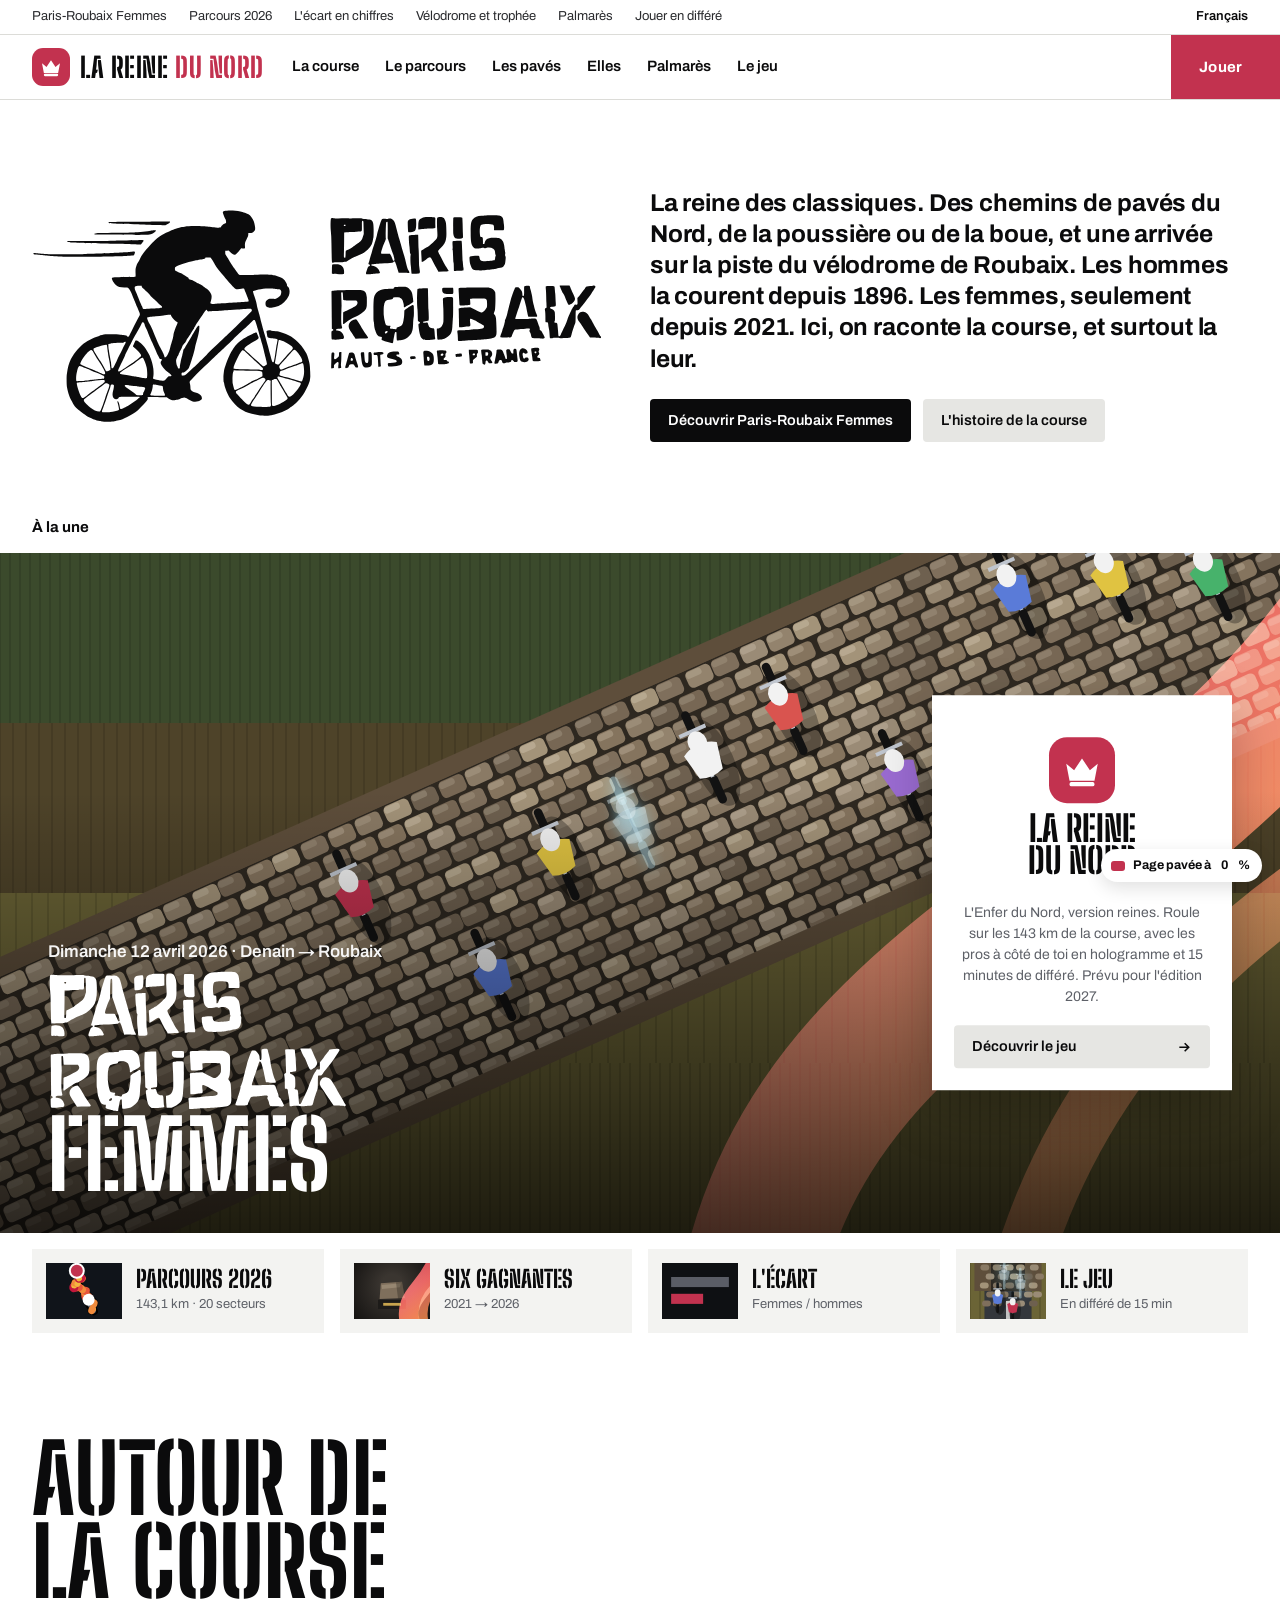
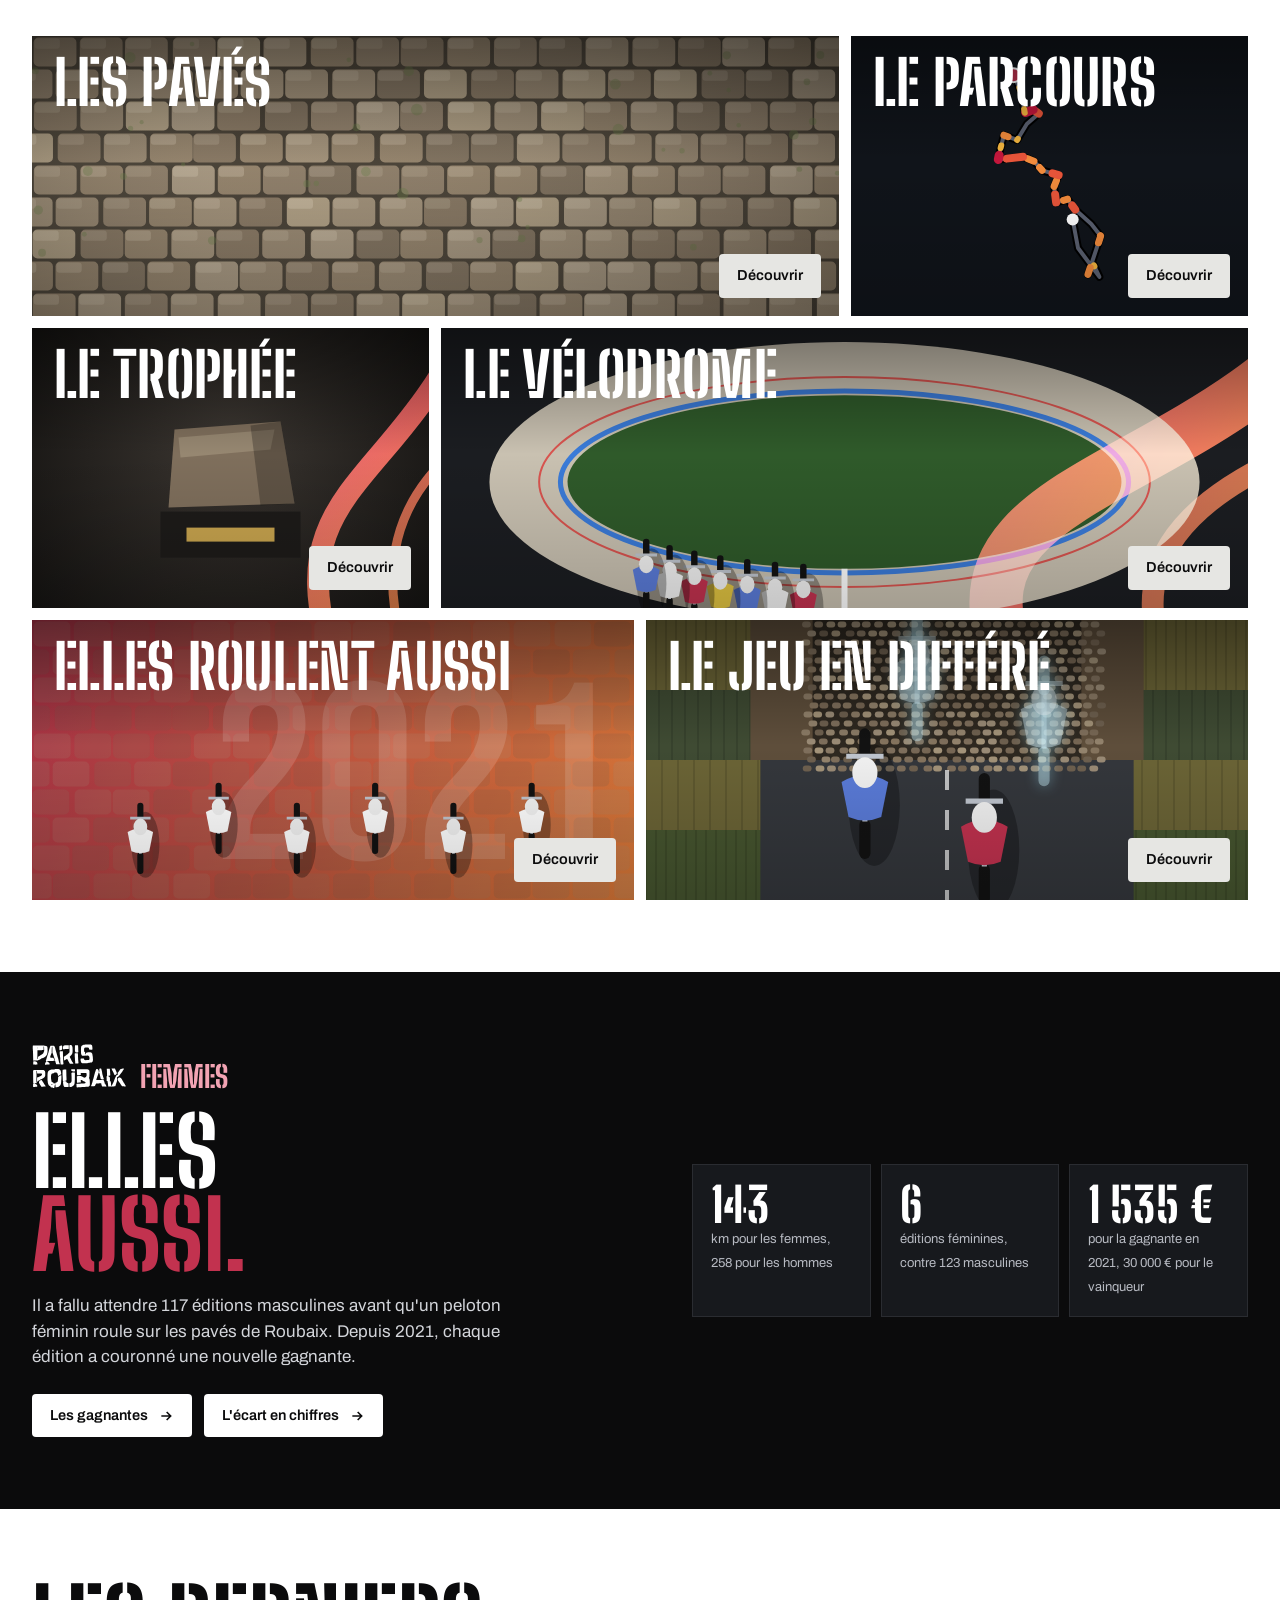
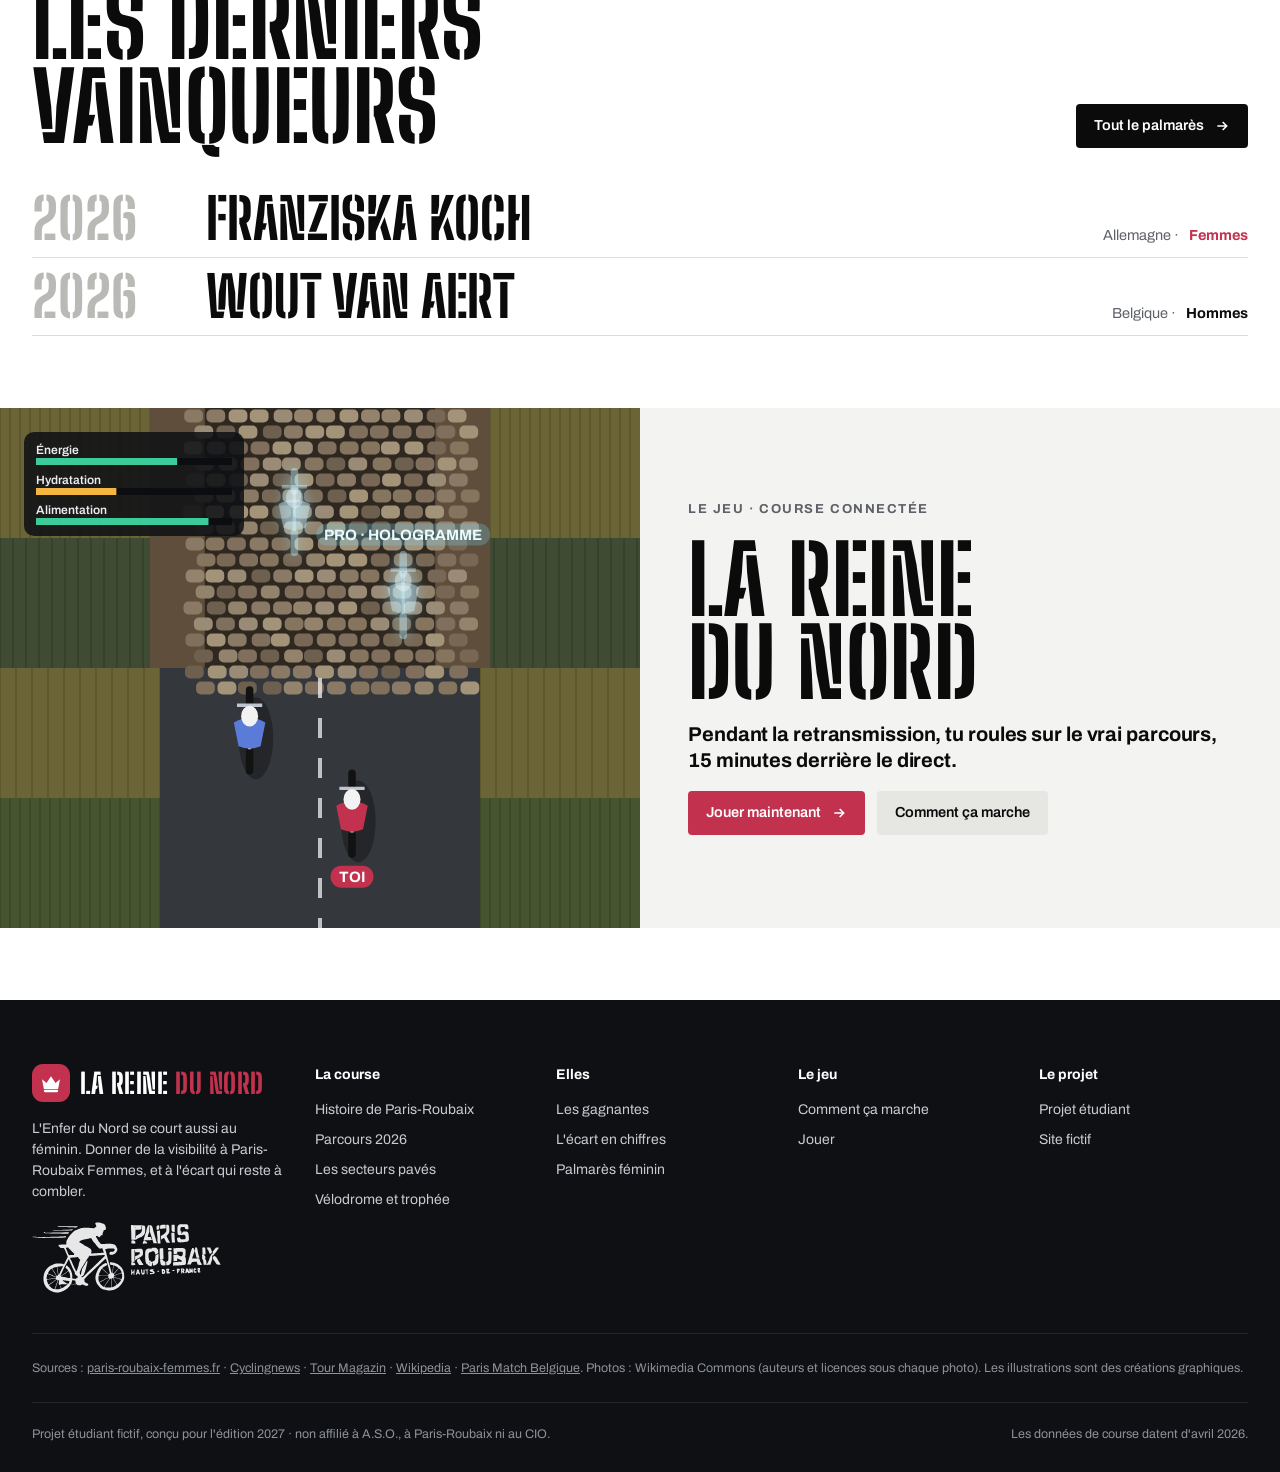
<file: index.html>
<!DOCTYPE html>
<html lang="fr">
<head>
<meta charset="utf-8">
<meta name="viewport" content="width=device-width, initial-scale=1">
<title>La Reine du Nord</title>
<meta name="description" content="Paris-Roubaix Femmes : la course, le parcours, les gagnantes, l&#x27;écart avec les hommes, et un jeu pour rouler en différé.">
<link rel="preconnect" href="https://fonts.googleapis.com">
<link rel="preconnect" href="https://fonts.gstatic.com" crossorigin>
<link href="https://fonts.googleapis.com/css2?family=Bebas+Neue&family=Archivo:wght@400;500;600;700;800&display=swap" rel="stylesheet">
<link rel="stylesheet" href="site.css">
</head>
<body>
<canvas id="pavesBg" aria-hidden="true"></canvas>
<div class="pave-meter" aria-hidden="true"><i></i>Page pavée à&nbsp;<span id="paveCount">0</span>&nbsp;%</div>
<div class="util" role="navigation" aria-label="Liens rapides"><div class="wrap"><a href="elles.html">Paris-Roubaix Femmes</a><a href="parcours.html">Parcours 2026</a><a href="ecart.html">L'écart en chiffres</a><a href="arrivee.html">Vélodrome et trophée</a><a href="palmares.html">Palmarès</a><a href="jeu.html">Jouer en différé</a><span class="lang">Français</span></div></div>
<header class="top">
  <div class="wrap">
    <a class="logo" href="index.html" aria-label="La Reine du Nord, accueil"><span class="logo-mark" aria-hidden="true"><svg viewBox="0 0 32 32"><path d="M4 11l6 5 6-9 6 9 6-5-2.5 13h-19z"/><rect x="6.5" y="25" width="19" height="3.2" rx="1.4"/></svg></span><span class="logo-word">La Reine <b>du Nord</b></span></a>
    <nav class="main" aria-label="Navigation principale"><a href="la-course.html">La course</a><a href="parcours.html">Le parcours</a><a href="paves.html">Les pavés</a><a href="elles.html">Elles</a><a href="palmares.html">Palmarès</a><a href="le-jeu.html">Le jeu</a></nav>
    <div class="hdr-right">
      <a class="hdr-play" href="jeu.html">Jouer <svg viewBox="0 0 24 24" fill="none" stroke="currentColor" stroke-width="2.4" aria-hidden="true"><path d="M5 12h14M13 6l6 6-6 6"/></svg></a>
      <button class="hdr-menu" id="menuBtn" aria-expanded="false" aria-controls="mobileNav" aria-label="Ouvrir le menu"><svg viewBox="0 0 24 24" fill="none" stroke="currentColor" stroke-width="2"><path d="M4 7h16M4 12h16M4 17h16"/></svg></button>
    </div>
  </div>
  <nav class="mobile-nav" id="mobileNav" aria-label="Menu"><a href="index.html">Accueil</a><a href="la-course.html">La course</a><a href="parcours.html">Le parcours</a><a href="paves.html">Les pavés</a><a href="elles.html">Elles</a><a href="palmares.html">Palmarès</a><a href="le-jeu.html">Le jeu</a><a href="ecart.html">L'écart en chiffres</a><a href="arrivee.html">Vélodrome et trophée</a></nav>
</header>
<main>

<div class="intro"><div class="wrap">
  <h1 class="pr-h1"><span class="prl full" aria-hidden="true"></span><span class="vh">Paris-Roubaix</span></h1>
  <div>
    <p class="lead">La reine des classiques. Des chemins de pavés du Nord, de la poussière ou de la boue, et une arrivée sur la piste du vélodrome de Roubaix. Les hommes la courent depuis 1896. Les femmes, seulement depuis 2021. Ici, on raconte la course, et surtout la leur.</p>
    <div class="btns"><a class="btn-pill btn-dark" href="elles.html">Découvrir Paris-Roubaix Femmes</a><a class="btn-pill" href="la-course.html">L'histoire de la course</a></div>
  </div>
</div></div>

<div class="feature">
  <div class="wrap"><p class="feature-label">À la une</p></div>
  <div class="hero">
    <canvas data-art="hero" aria-hidden="true"></canvas>
    <a class="hero-text" href="elles.html" style="text-decoration:none"><div class="date">Dimanche 12 avril 2026 · Denain → Roubaix</div><h2 class="pr-lock"><span class="prl" aria-hidden="true"></span><span class="vh">Paris-Roubaix </span><span class="fem">Femmes</span></h2></a>
    <aside class="hero-card" aria-label="Le jeu">
      <div class="mini-logo"><span class="logo-mark" aria-hidden="true"><svg viewBox="0 0 32 32"><path d="M4 11l6 5 6-9 6 9 6-5-2.5 13h-19z"/><rect x="6.5" y="25" width="19" height="3.2" rx="1.4"/></svg></span><span>La Reine<br>du Nord</span></div>
      <p>L'Enfer du Nord, version reines. Roule sur les 143 km de la course, avec les pros à côté de toi en hologramme et 15 minutes de différé. Prévu pour l'édition 2027.</p>
      <a class="btn-pill" href="le-jeu.html">Découvrir le jeu <svg viewBox="0 0 24 24" fill="none" stroke="currentColor" stroke-width="2.4" aria-hidden="true"><path d="M5 12h14M13 6l6 6-6 6"/></svg></a>
    </aside>
  </div>
  <div class="wrap"><div class="minis">
    <a class="mini" href="parcours.html"><canvas data-art="parcours" aria-hidden="true"></canvas><div><b>Parcours 2026</b><span>143,1 km · 20 secteurs</span></div></a>
    <a class="mini" href="elles.html"><canvas data-art="trophee" aria-hidden="true"></canvas><div><b>Six gagnantes</b><span>2021 → 2026</span></div></a>
    <a class="mini" href="ecart.html"><canvas data-art="ecart" aria-hidden="true"></canvas><div><b>L'écart</b><span>Femmes / hommes</span></div></a>
    <a class="mini" href="le-jeu.html"><canvas data-art="jeu" aria-hidden="true"></canvas><div><b>Le jeu</b><span>En différé de 15 min</span></div></a>
  </div></div>
</div>

<section aria-labelledby="autour"><div class="wrap">
  <div class="sec-head"><h2 class="h-xl" id="autour">Autour de<br>la course</h2></div>
  <div class="bento">
    <a class="tile t-a" href="paves.html"><canvas data-art="paves" aria-hidden="true"></canvas><h3 class="h-l">Les pavés</h3><span class="btn-pill">Découvrir</span></a>
    <a class="tile t-b" href="parcours.html"><canvas data-art="parcours" aria-hidden="true"></canvas><h3 class="h-l">Le parcours</h3><span class="btn-pill">Découvrir</span></a>
    <a class="tile t-c" href="arrivee.html#trophee"><canvas data-art="trophee" aria-hidden="true"></canvas><h3 class="h-l">Le trophée</h3><span class="btn-pill">Découvrir</span></a>
    <a class="tile t-d" href="arrivee.html"><canvas data-art="velodrome" aria-hidden="true"></canvas><h3 class="h-l">Le vélodrome</h3><span class="btn-pill">Découvrir</span></a>
    <a class="tile t-e" href="elles.html"><canvas data-art="elles" aria-hidden="true"></canvas><h3 class="h-l">Elles roulent aussi</h3><span class="btn-pill">Découvrir</span></a>
    <a class="tile t-f" href="le-jeu.html"><canvas data-art="jeu" aria-hidden="true"></canvas><h3 class="h-l">Le jeu en différé</h3><span class="btn-pill">Découvrir</span></a>
  </div>
</div></section>

<div class="teaser-dark"><div class="wrap grid">
  <div>
    <div class="pr-lock eyebrow-logo"><span class="prl" aria-hidden="true"></span><span class="vh">Paris-Roubaix </span><span class="fem">Femmes</span></div>
    <h2 class="h-xl">Elles<br><span>aussi.</span></h2>
    <p>Il a fallu attendre 117 éditions masculines avant qu'un peloton féminin roule sur les pavés de Roubaix. Depuis 2021, chaque édition a couronné une nouvelle gagnante.</p>
    <div class="btns"><a class="btn-pill" href="elles.html">Les gagnantes <svg viewBox="0 0 24 24" fill="none" stroke="currentColor" stroke-width="2.4" aria-hidden="true"><path d="M5 12h14M13 6l6 6-6 6"/></svg></a><a class="btn-pill" href="ecart.html">L'écart en chiffres <svg viewBox="0 0 24 24" fill="none" stroke="currentColor" stroke-width="2.4" aria-hidden="true"><path d="M5 12h14M13 6l6 6-6 6"/></svg></a></div>
  </div>
  <div class="figs">
    <div><b>143</b><span>km pour les femmes, 258 pour les hommes</span></div>
    <div><b>6</b><span>éditions féminines, contre 123 masculines</span></div>
    <div><b>1 535 €</b><span>pour la gagnante en 2021, 30 000 € pour le vainqueur</span></div>
  </div>
</div></div>

<section aria-labelledby="pal"><div class="wrap">
  <div class="sec-head"><h2 class="h-xl" id="pal">Les derniers<br>vainqueurs</h2><a class="btn-pill btn-dark" href="palmares.html">Tout le palmarès <svg viewBox="0 0 24 24" fill="none" stroke="currentColor" stroke-width="2.4" aria-hidden="true"><path d="M5 12h14M13 6l6 6-6 6"/></svg></a></div>
  <ul class="ed-list">
    <li class="ed fem"><span class="y">2026</span><span class="n">Franziska Koch</span><span class="c">Allemagne · <span class="tag">Femmes</span></span></li>
    <li class="ed"><span class="y">2026</span><span class="n">Wout van Aert</span><span class="c">Belgique · <span class="tag">Hommes</span></span></li>
  </ul>
</div></section>

<section id="jeu" style="padding-top:0" aria-labelledby="jeu-t">
  <div class="game-band">
    <div class="game-art"><canvas data-art="jeu-grand" aria-hidden="true"></canvas></div>
    <div class="game-txt">
      <div class="eyebrow">Le jeu · course connectée</div>
      <h2 class="h-xl" id="jeu-t">La Reine<br>du Nord</h2>
      <p class="lead" style="font-size:20px">Pendant la retransmission, tu roules sur le vrai parcours, 15 minutes derrière le direct.</p>
      <div class="row"><a class="btn-pill btn-accent" href="jeu.html">Jouer maintenant <svg viewBox="0 0 24 24" fill="none" stroke="currentColor" stroke-width="2.4" aria-hidden="true"><path d="M5 12h14M13 6l6 6-6 6"/></svg></a><a class="btn-pill" href="le-jeu.html">Comment ça marche</a></div>
    </div>
  </div>
</section>

</main>
<footer>
  <div class="wrap">
    <div class="f-top">
      <div><a class="logo" href="index.html"><span class="logo-mark" aria-hidden="true"><svg viewBox="0 0 32 32"><path d="M4 11l6 5 6-9 6 9 6-5-2.5 13h-19z"/><rect x="6.5" y="25" width="19" height="3.2" rx="1.4"/></svg></span><span class="logo-word">La Reine <b>du Nord</b></span></a><p style="margin:16px 0 0;max-width:260px">L'Enfer du Nord se court aussi au féminin. Donner de la visibilité à Paris-Roubaix Femmes, et à l'écart qui reste à combler.</p><span class="prl full f-mark" role="img" aria-label="Paris-Roubaix, Hauts-de-France"></span></div>
      <div><h5>La course</h5><ul><li><a href="la-course.html">Histoire de Paris-Roubaix</a></li><li><a href="parcours.html">Parcours 2026</a></li><li><a href="paves.html">Les secteurs pavés</a></li><li><a href="arrivee.html">Vélodrome et trophée</a></li></ul></div>
      <div><h5>Elles</h5><ul><li><a href="elles.html">Les gagnantes</a></li><li><a href="ecart.html">L'écart en chiffres</a></li><li><a href="palmares.html#femmes">Palmarès féminin</a></li></ul></div>
      <div><h5>Le jeu</h5><ul><li><a href="le-jeu.html">Comment ça marche</a></li><li><a href="jeu.html">Jouer</a></li></ul></div>
      <div><h5>Le projet</h5><ul><li>Projet étudiant</li><li>Site fictif</li></ul></div>
    </div>
    <div class="f-src">
      Sources : <a href="https://www.paris-roubaix-femmes.fr/en/news/2026/stage-1/sensational-koch-beats-vos-and-pfp-for-roubaix-glory/997">paris-roubaix-femmes.fr</a> ·
      <a href="https://www.cyclingnews.com/pro-cycling/womens-cycling/toughest-paris-roubaix-femmes-route-yet-unveiled-featuring-more-cobbles-and-three-new-sectors-for-2026/">Cyclingnews</a> ·
      <a href="https://www.tour-magazin.de/fr/paris-roubaix-france/lexique-du-cyclisme-10-choses-a-savoir-sur-paris-roubaix/">Tour Magazin</a> ·
      <a href="https://en.wikipedia.org/wiki/Paris%E2%80%93Roubaix_Femmes">Wikipedia</a> ·
      <a href="https://www.parismatch.be/actualites/sport/2026/04/12/cyclisme-wout-van-aert-remporte-son-premier-paris-roubaix-devant-tadej-pogacar-3H2WKHQLJZF2TKGWSVUHKELG44/">Paris Match Belgique</a>.
      Photos : Wikimedia Commons (auteurs et licences sous chaque photo). Les illustrations sont des créations graphiques.
    </div>
    <div class="f-bot"><span>Projet étudiant fictif, conçu pour l'édition 2027 · non affilié à A.S.O., à Paris-Roubaix ni au CIO.</span><span>Les données de course datent d'avril 2026.</span></div>
  </div>
</footer>
<script src="site.js"></script>
</body>
</html>
</file>
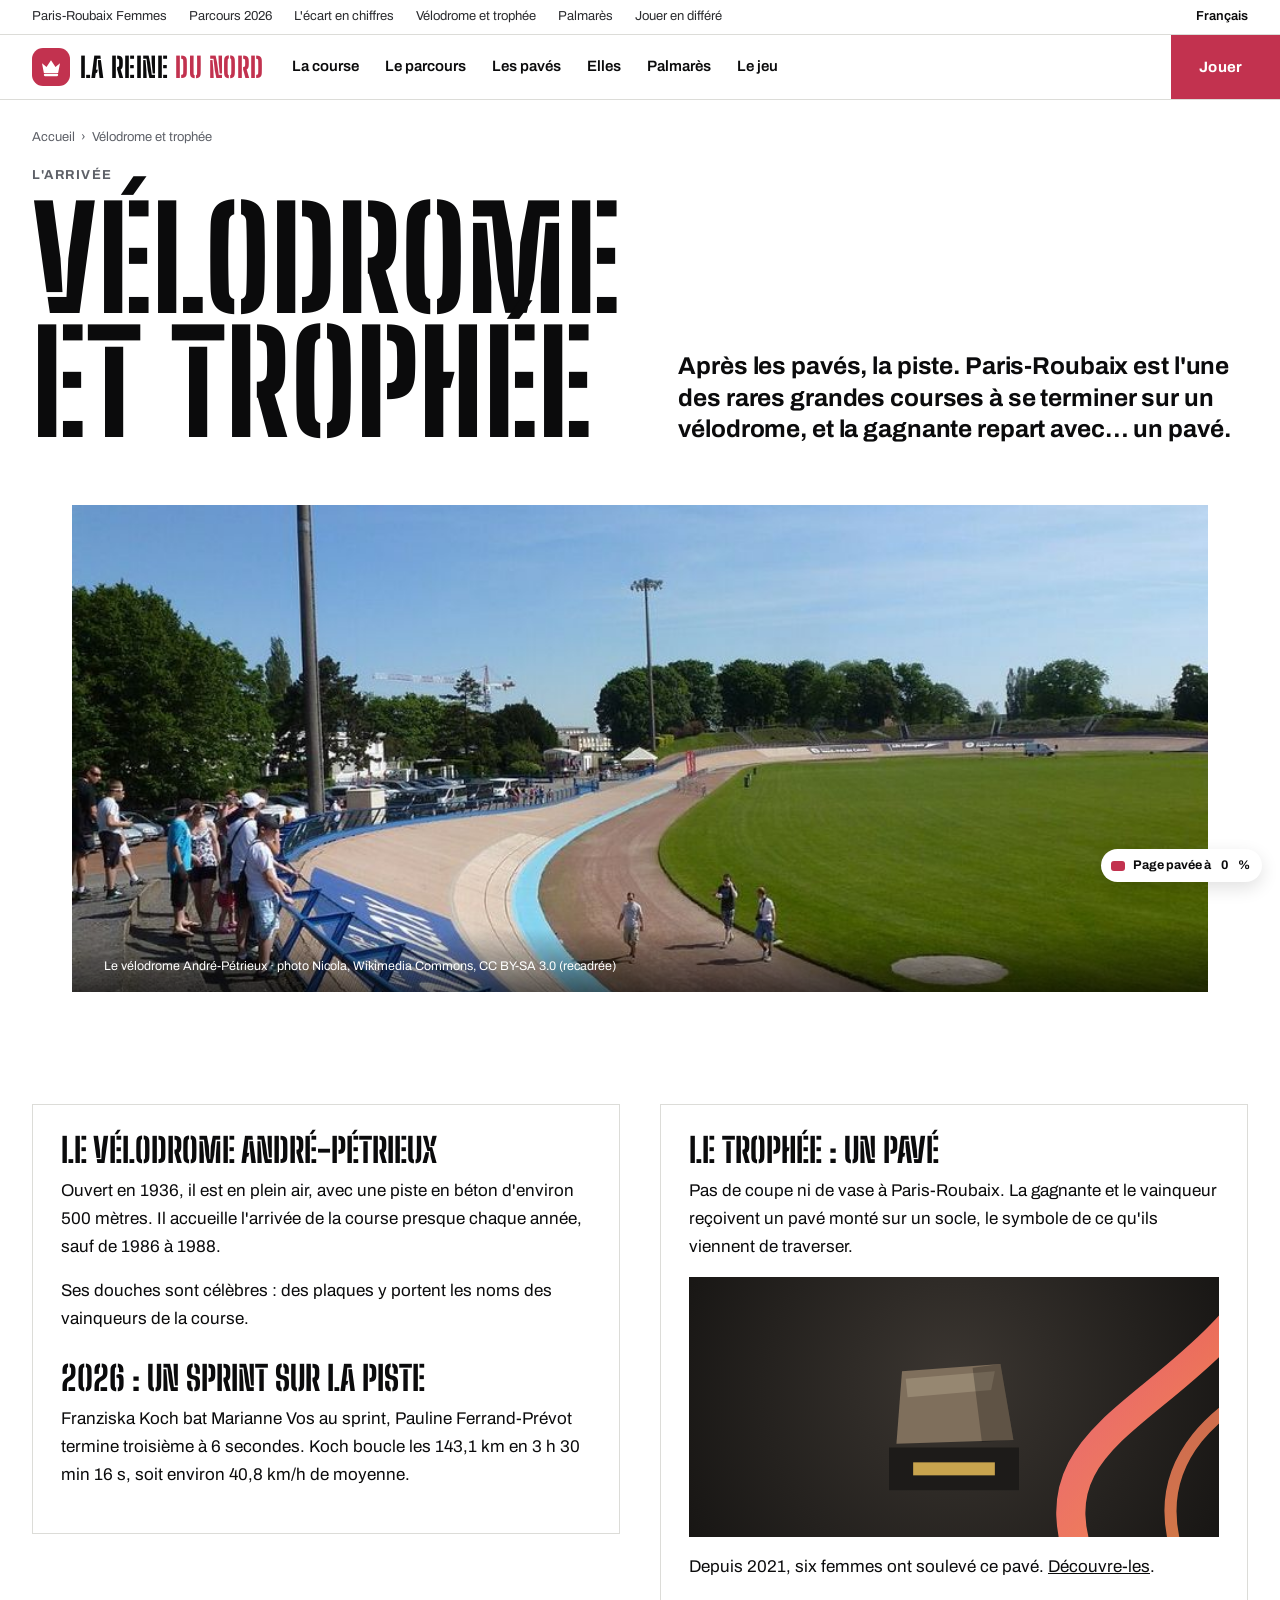
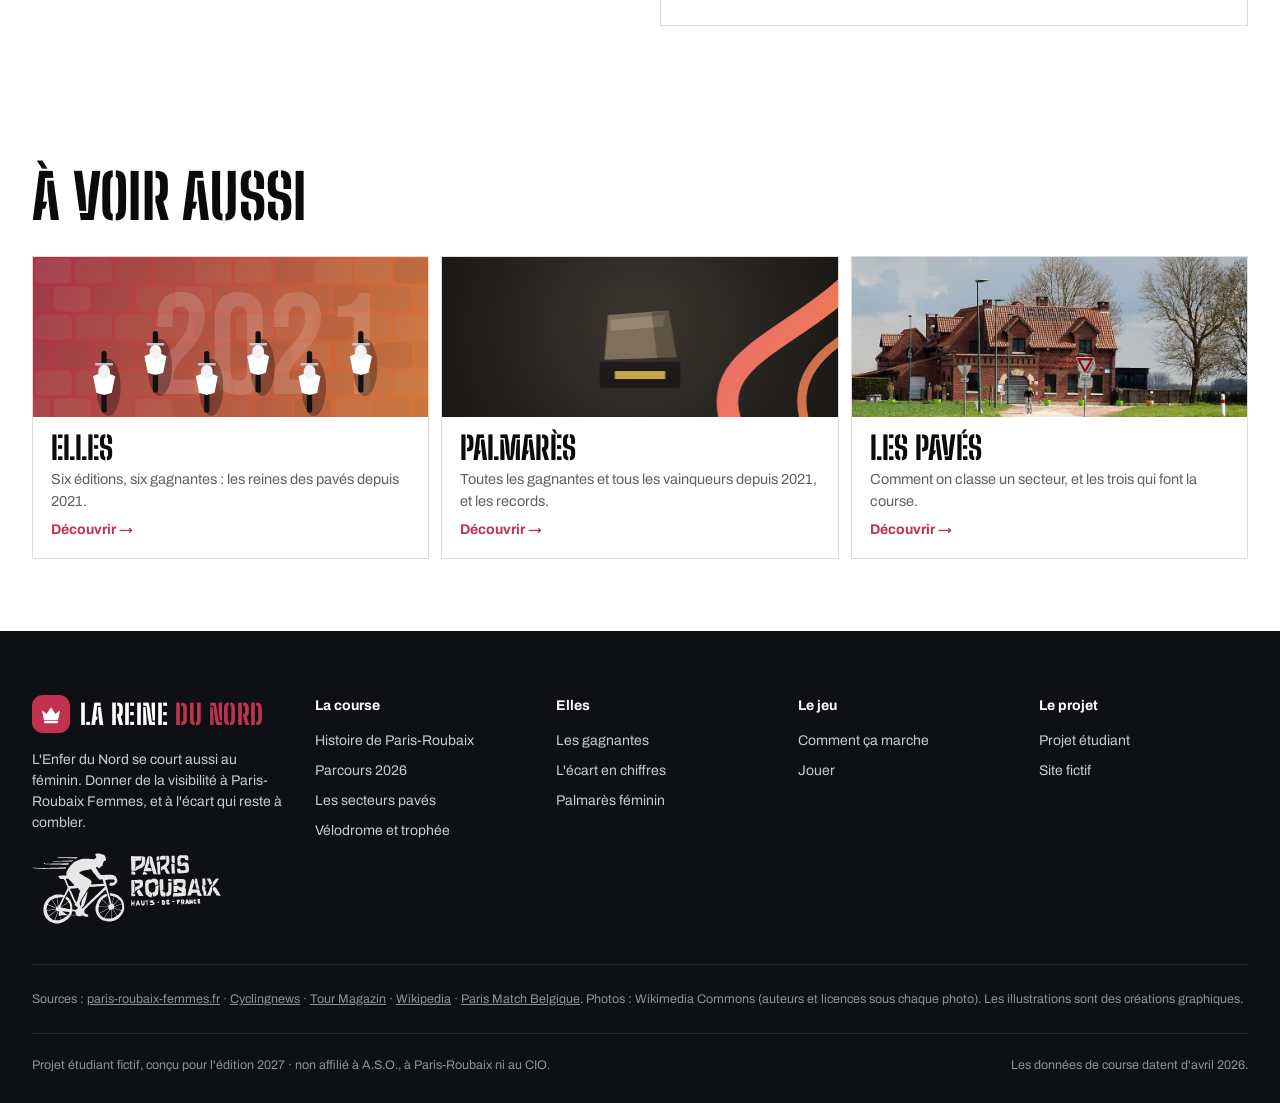
<file: arrivee.html>
<!DOCTYPE html>
<html lang="fr">
<head>
<meta charset="utf-8">
<meta name="viewport" content="width=device-width, initial-scale=1">
<title>Vélodrome et trophée · La Reine du Nord</title>
<meta name="description" content="L&#x27;arrivée de Paris-Roubaix au vélodrome André-Pétrieux, et le pavé remis en guise de trophée.">
<link rel="preconnect" href="https://fonts.googleapis.com">
<link rel="preconnect" href="https://fonts.gstatic.com" crossorigin>
<link href="https://fonts.googleapis.com/css2?family=Bebas+Neue&family=Archivo:wght@400;500;600;700;800&display=swap" rel="stylesheet">
<link rel="stylesheet" href="site.css">
</head>
<body>
<canvas id="pavesBg" aria-hidden="true"></canvas>
<div class="pave-meter" aria-hidden="true"><i></i>Page pavée à&nbsp;<span id="paveCount">0</span>&nbsp;%</div>
<div class="util" role="navigation" aria-label="Liens rapides"><div class="wrap"><a href="elles.html">Paris-Roubaix Femmes</a><a href="parcours.html">Parcours 2026</a><a href="ecart.html">L'écart en chiffres</a><a href="arrivee.html" aria-current="page">Vélodrome et trophée</a><a href="palmares.html">Palmarès</a><a href="jeu.html">Jouer en différé</a><span class="lang">Français</span></div></div>
<header class="top">
  <div class="wrap">
    <a class="logo" href="index.html" aria-label="La Reine du Nord, accueil"><span class="logo-mark" aria-hidden="true"><svg viewBox="0 0 32 32"><path d="M4 11l6 5 6-9 6 9 6-5-2.5 13h-19z"/><rect x="6.5" y="25" width="19" height="3.2" rx="1.4"/></svg></span><span class="logo-word">La Reine <b>du Nord</b></span></a>
    <nav class="main" aria-label="Navigation principale"><a href="la-course.html">La course</a><a href="parcours.html">Le parcours</a><a href="paves.html">Les pavés</a><a href="elles.html">Elles</a><a href="palmares.html">Palmarès</a><a href="le-jeu.html">Le jeu</a></nav>
    <div class="hdr-right">
      <a class="hdr-play" href="jeu.html">Jouer <svg viewBox="0 0 24 24" fill="none" stroke="currentColor" stroke-width="2.4" aria-hidden="true"><path d="M5 12h14M13 6l6 6-6 6"/></svg></a>
      <button class="hdr-menu" id="menuBtn" aria-expanded="false" aria-controls="mobileNav" aria-label="Ouvrir le menu"><svg viewBox="0 0 24 24" fill="none" stroke="currentColor" stroke-width="2"><path d="M4 7h16M4 12h16M4 17h16"/></svg></button>
    </div>
  </div>
  <nav class="mobile-nav" id="mobileNav" aria-label="Menu"><a href="index.html">Accueil</a><a href="la-course.html">La course</a><a href="parcours.html">Le parcours</a><a href="paves.html">Les pavés</a><a href="elles.html">Elles</a><a href="palmares.html">Palmarès</a><a href="le-jeu.html">Le jeu</a><a href="ecart.html">L'écart en chiffres</a><a href="arrivee.html">Vélodrome et trophée</a></nav>
</header>
<main>
<div class="wrap crumbs"><a href="index.html">Accueil</a><span>›</span>Vélodrome et trophée</div><div class="page-hero"><div class="wrap">
  <div><div class="eyebrow">L'arrivée</div><h1 class="h-xxl">Vélodrome<br>et trophée</h1></div>
  <p class="lead">Après les pavés, la piste. Paris-Roubaix est l'une des rares grandes courses à se terminer sur un vélodrome, et la gagnante repart avec… un pavé.</p>
</div></div>
<section style="padding-top:0"><div class="wrap">
  <figure class="big-photo"><img src="photos/velodrome.jpg" alt="La piste du vélodrome André-Pétrieux à Roubaix"><figcaption>Le vélodrome André-Pétrieux · photo Nicola, Wikimedia Commons, CC BY-SA 3.0 (recadrée)</figcaption></figure>
</div></section>
<section style="padding-top:24px"><div class="wrap two">
  <div class="panel prose">
    <h3 style="margin-top:0">Le vélodrome André-Pétrieux</h3>
    <p>Ouvert en 1936, il est en plein air, avec une piste en béton d'environ 500 mètres. Il accueille l'arrivée de la course presque chaque année, sauf de 1986 à 1988.</p>
    <p>Ses douches sont célèbres : des plaques y portent les noms des vainqueurs de la course.</p>
    <h3>2026 : un sprint sur la piste</h3>
    <p>Franziska Koch bat Marianne Vos au sprint, Pauline Ferrand-Prévot termine troisième à 6 secondes. Koch boucle les 143,1 km en 3 h 30 min 16 s, soit environ 40,8 km/h de moyenne.</p>
  </div>
  <div class="panel prose" id="trophee">
    <h3 style="margin-top:0">Le trophée : un pavé</h3>
    <p>Pas de coupe ni de vase à Paris-Roubaix. La gagnante et le vainqueur reçoivent un pavé monté sur un socle, le symbole de ce qu'ils viennent de traverser.</p>
    <canvas data-art="trophee" aria-hidden="true" style="width:100%;height:260px;display:block;margin:8px 0 16px"></canvas>
    <p>Depuis 2021, six femmes ont soulevé ce pavé. <a href="elles.html">Découvre-les</a>.</p>
  </div>
</div></section>
<section aria-labelledby="also"><div class="wrap"><div class="sec-head"><h2 class="h-l" id="also">À voir aussi</h2></div><div class="cards3"><a class="link-card" href="elles.html"><canvas data-art="elles" aria-hidden="true"></canvas><div class="t"><h3>Elles</h3><p>Six éditions, six gagnantes : les reines des pavés depuis 2021.</p><span class="go">Découvrir →</span></div></a><a class="link-card" href="palmares.html"><canvas data-art="trophee" aria-hidden="true"></canvas><div class="t"><h3>Palmarès</h3><p>Toutes les gagnantes et tous les vainqueurs depuis 2021, et les records.</p><span class="go">Découvrir →</span></div></a><a class="link-card" href="paves.html"><img src="photos/carrefour-arbre.jpg" alt="" loading="lazy"><div class="t"><h3>Les pavés</h3><p>Comment on classe un secteur, et les trois qui font la course.</p><span class="go">Découvrir →</span></div></a></div></div></section>
</main>
<footer>
  <div class="wrap">
    <div class="f-top">
      <div><a class="logo" href="index.html"><span class="logo-mark" aria-hidden="true"><svg viewBox="0 0 32 32"><path d="M4 11l6 5 6-9 6 9 6-5-2.5 13h-19z"/><rect x="6.5" y="25" width="19" height="3.2" rx="1.4"/></svg></span><span class="logo-word">La Reine <b>du Nord</b></span></a><p style="margin:16px 0 0;max-width:260px">L'Enfer du Nord se court aussi au féminin. Donner de la visibilité à Paris-Roubaix Femmes, et à l'écart qui reste à combler.</p><span class="prl full f-mark" role="img" aria-label="Paris-Roubaix, Hauts-de-France"></span></div>
      <div><h5>La course</h5><ul><li><a href="la-course.html">Histoire de Paris-Roubaix</a></li><li><a href="parcours.html">Parcours 2026</a></li><li><a href="paves.html">Les secteurs pavés</a></li><li><a href="arrivee.html">Vélodrome et trophée</a></li></ul></div>
      <div><h5>Elles</h5><ul><li><a href="elles.html">Les gagnantes</a></li><li><a href="ecart.html">L'écart en chiffres</a></li><li><a href="palmares.html#femmes">Palmarès féminin</a></li></ul></div>
      <div><h5>Le jeu</h5><ul><li><a href="le-jeu.html">Comment ça marche</a></li><li><a href="jeu.html">Jouer</a></li></ul></div>
      <div><h5>Le projet</h5><ul><li>Projet étudiant</li><li>Site fictif</li></ul></div>
    </div>
    <div class="f-src">
      Sources : <a href="https://www.paris-roubaix-femmes.fr/en/news/2026/stage-1/sensational-koch-beats-vos-and-pfp-for-roubaix-glory/997">paris-roubaix-femmes.fr</a> ·
      <a href="https://www.cyclingnews.com/pro-cycling/womens-cycling/toughest-paris-roubaix-femmes-route-yet-unveiled-featuring-more-cobbles-and-three-new-sectors-for-2026/">Cyclingnews</a> ·
      <a href="https://www.tour-magazin.de/fr/paris-roubaix-france/lexique-du-cyclisme-10-choses-a-savoir-sur-paris-roubaix/">Tour Magazin</a> ·
      <a href="https://en.wikipedia.org/wiki/Paris%E2%80%93Roubaix_Femmes">Wikipedia</a> ·
      <a href="https://www.parismatch.be/actualites/sport/2026/04/12/cyclisme-wout-van-aert-remporte-son-premier-paris-roubaix-devant-tadej-pogacar-3H2WKHQLJZF2TKGWSVUHKELG44/">Paris Match Belgique</a>.
      Photos : Wikimedia Commons (auteurs et licences sous chaque photo). Les illustrations sont des créations graphiques.
    </div>
    <div class="f-bot"><span>Projet étudiant fictif, conçu pour l'édition 2027 · non affilié à A.S.O., à Paris-Roubaix ni au CIO.</span><span>Les données de course datent d'avril 2026.</span></div>
  </div>
</footer>
<script src="site.js"></script>
</body>
</html>
</file>
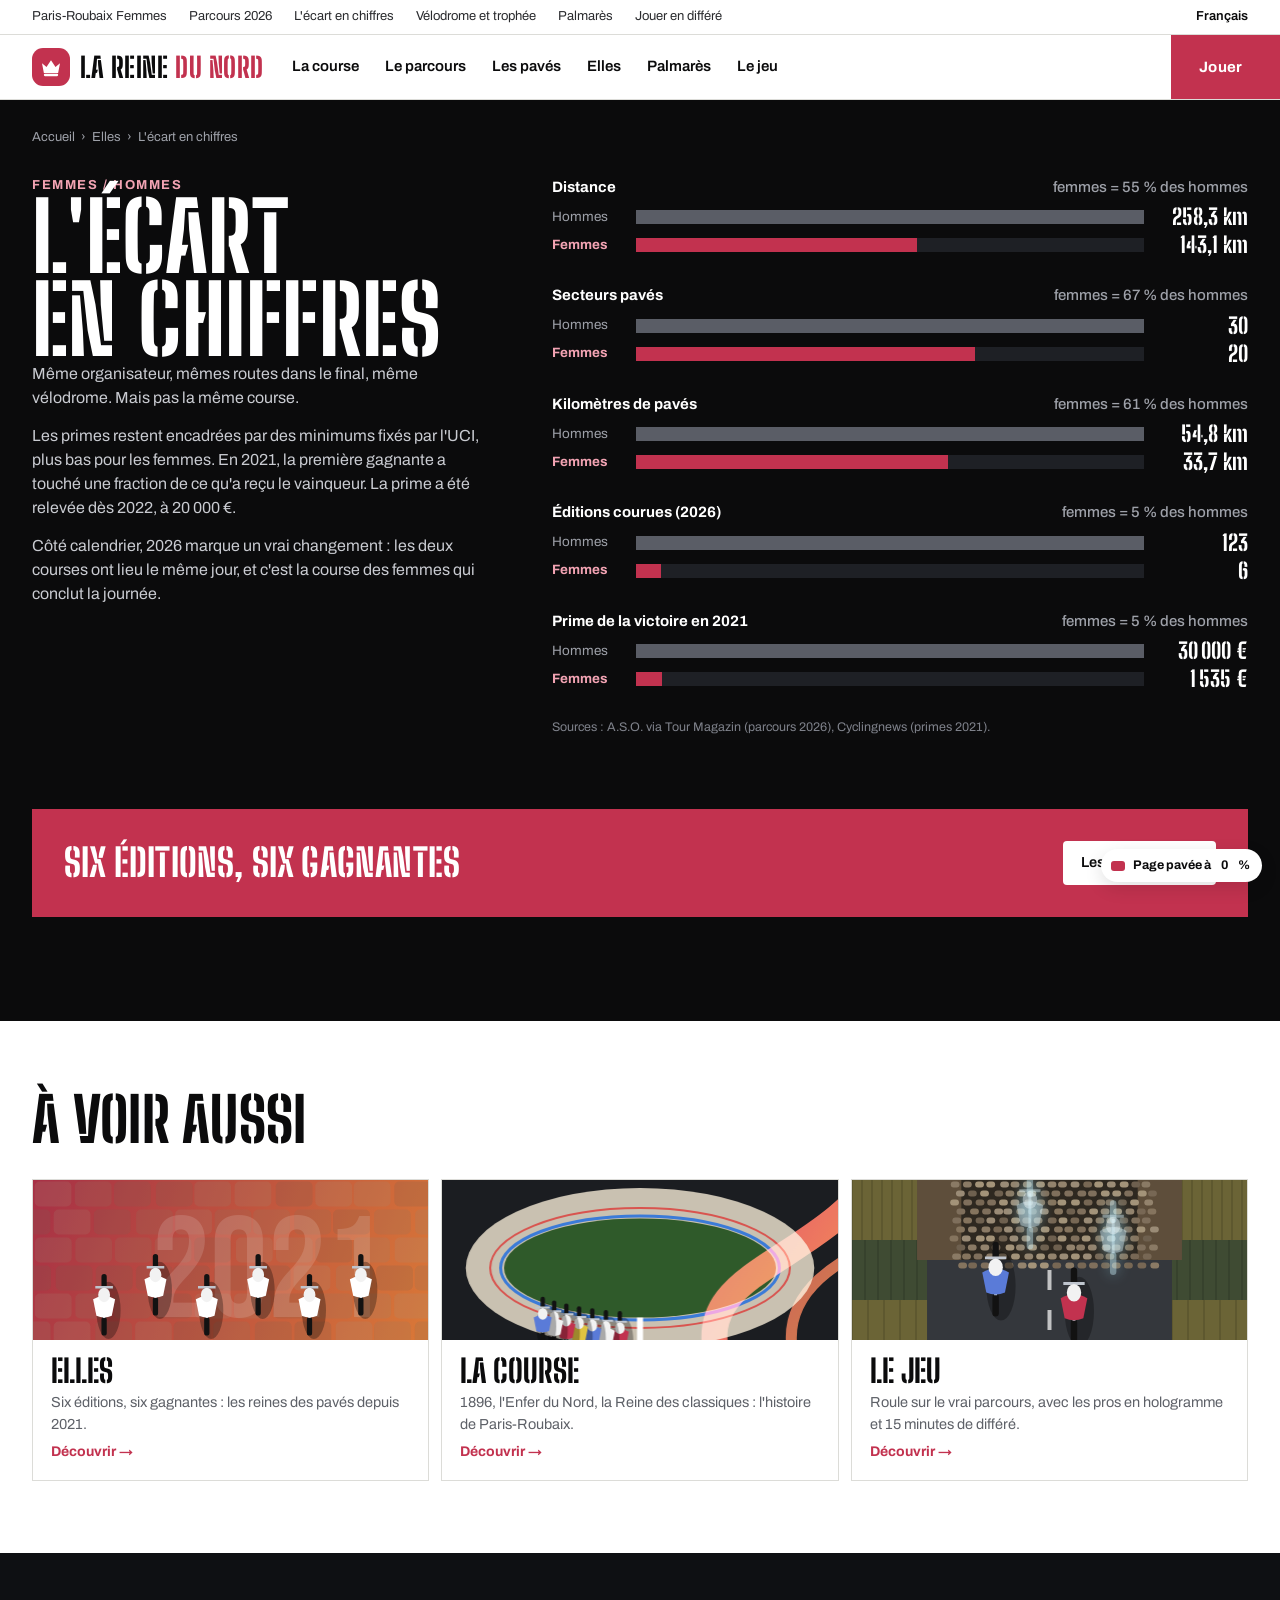
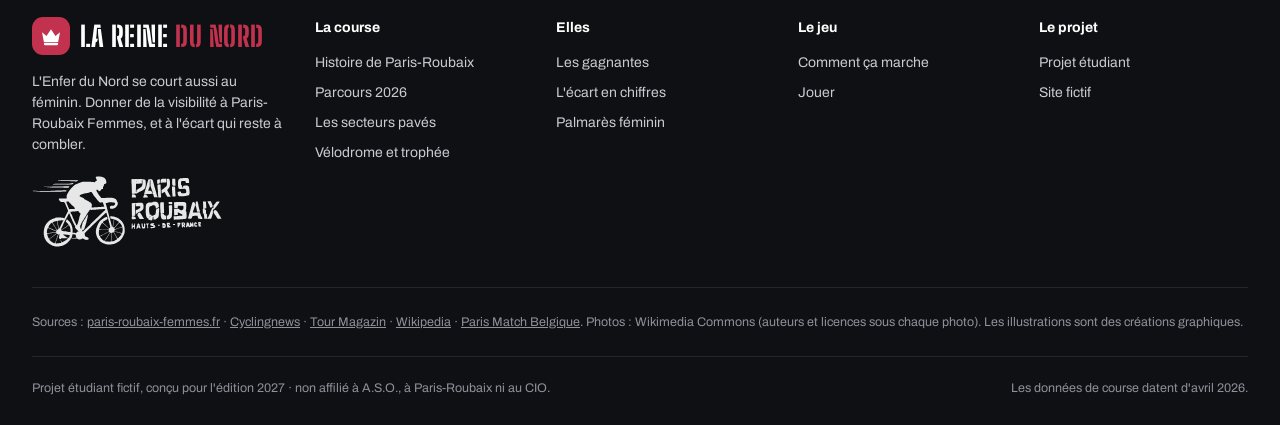
<file: ecart.html>
<!DOCTYPE html>
<html lang="fr">
<head>
<meta charset="utf-8">
<meta name="viewport" content="width=device-width, initial-scale=1">
<title>L&#x27;écart en chiffres · La Reine du Nord</title>
<meta name="description" content="Distance, pavés, éditions, primes : l&#x27;écart entre Paris-Roubaix Femmes et la course des hommes.">
<link rel="preconnect" href="https://fonts.googleapis.com">
<link rel="preconnect" href="https://fonts.gstatic.com" crossorigin>
<link href="https://fonts.googleapis.com/css2?family=Bebas+Neue&family=Archivo:wght@400;500;600;700;800&display=swap" rel="stylesheet">
<link rel="stylesheet" href="site.css">
</head>
<body>
<canvas id="pavesBg" aria-hidden="true"></canvas>
<div class="pave-meter" aria-hidden="true"><i></i>Page pavée à&nbsp;<span id="paveCount">0</span>&nbsp;%</div>
<div class="util" role="navigation" aria-label="Liens rapides"><div class="wrap"><a href="elles.html">Paris-Roubaix Femmes</a><a href="parcours.html">Parcours 2026</a><a href="ecart.html" aria-current="page">L'écart en chiffres</a><a href="arrivee.html">Vélodrome et trophée</a><a href="palmares.html">Palmarès</a><a href="jeu.html">Jouer en différé</a><span class="lang">Français</span></div></div>
<header class="top">
  <div class="wrap">
    <a class="logo" href="index.html" aria-label="La Reine du Nord, accueil"><span class="logo-mark" aria-hidden="true"><svg viewBox="0 0 32 32"><path d="M4 11l6 5 6-9 6 9 6-5-2.5 13h-19z"/><rect x="6.5" y="25" width="19" height="3.2" rx="1.4"/></svg></span><span class="logo-word">La Reine <b>du Nord</b></span></a>
    <nav class="main" aria-label="Navigation principale"><a href="la-course.html">La course</a><a href="parcours.html">Le parcours</a><a href="paves.html">Les pavés</a><a href="elles.html">Elles</a><a href="palmares.html">Palmarès</a><a href="le-jeu.html">Le jeu</a></nav>
    <div class="hdr-right">
      <a class="hdr-play" href="jeu.html">Jouer <svg viewBox="0 0 24 24" fill="none" stroke="currentColor" stroke-width="2.4" aria-hidden="true"><path d="M5 12h14M13 6l6 6-6 6"/></svg></a>
      <button class="hdr-menu" id="menuBtn" aria-expanded="false" aria-controls="mobileNav" aria-label="Ouvrir le menu"><svg viewBox="0 0 24 24" fill="none" stroke="currentColor" stroke-width="2"><path d="M4 7h16M4 12h16M4 17h16"/></svg></button>
    </div>
  </div>
  <nav class="mobile-nav" id="mobileNav" aria-label="Menu"><a href="index.html">Accueil</a><a href="la-course.html">La course</a><a href="parcours.html">Le parcours</a><a href="paves.html">Les pavés</a><a href="elles.html">Elles</a><a href="palmares.html">Palmarès</a><a href="le-jeu.html">Le jeu</a><a href="ecart.html">L'écart en chiffres</a><a href="arrivee.html">Vélodrome et trophée</a></nav>
</header>
<main>

<section class="elles" style="padding-top:0" aria-labelledby="ecart-t">
  <div class="wrap crumbs" style="padding-top:28px;color:#9EA1A9"><a href="index.html" style="color:#9EA1A9">Accueil</a><span>›</span><a href="elles.html" style="color:#9EA1A9">Elles</a><span>›</span>L'écart en chiffres</div>
  <div class="wrap" style="padding-top:28px">
    <div class="gap-block" style="margin-top:0">
      <div>
        <div class="eyebrow">Femmes / hommes</div>
        <h1 class="h-xl" id="ecart-t">L'écart<br>en chiffres</h1>
        <p>Même organisateur, mêmes routes dans le final, même vélodrome. Mais pas la même course.</p>
        <p>Les primes restent encadrées par des minimums fixés par l'UCI, plus bas pour les femmes. En 2021, la première gagnante a touché une fraction de ce qu'a reçu le vainqueur. La prime a été relevée dès 2022, à 20 000 €.</p>
        <p>Côté calendrier, 2026 marque un vrai changement : les deux courses ont lieu le même jour, et c'est la course des femmes qui conclut la journée.</p>
      </div>
      <div class="bars" id="bars"></div>
    </div>
    <div class="elles-cta"><h3 class="h-m">Six éditions, six gagnantes</h3><a class="btn-pill" href="elles.html">Les découvrir <svg viewBox="0 0 24 24" fill="none" stroke="currentColor" stroke-width="2.4" aria-hidden="true"><path d="M5 12h14M13 6l6 6-6 6"/></svg></a></div>
  </div>
</section>
<section aria-labelledby="also"><div class="wrap"><div class="sec-head"><h2 class="h-l" id="also">À voir aussi</h2></div><div class="cards3"><a class="link-card" href="elles.html"><canvas data-art="elles" aria-hidden="true"></canvas><div class="t"><h3>Elles</h3><p>Six éditions, six gagnantes : les reines des pavés depuis 2021.</p><span class="go">Découvrir →</span></div></a><a class="link-card" href="la-course.html"><canvas data-art="velodrome" aria-hidden="true"></canvas><div class="t"><h3>La course</h3><p>1896, l'Enfer du Nord, la Reine des classiques : l'histoire de Paris-Roubaix.</p><span class="go">Découvrir →</span></div></a><a class="link-card" href="le-jeu.html"><canvas data-art="jeu" aria-hidden="true"></canvas><div class="t"><h3>Le jeu</h3><p>Roule sur le vrai parcours, avec les pros en hologramme et 15 minutes de différé.</p><span class="go">Découvrir →</span></div></a></div></div></section>
</main>
<footer>
  <div class="wrap">
    <div class="f-top">
      <div><a class="logo" href="index.html"><span class="logo-mark" aria-hidden="true"><svg viewBox="0 0 32 32"><path d="M4 11l6 5 6-9 6 9 6-5-2.5 13h-19z"/><rect x="6.5" y="25" width="19" height="3.2" rx="1.4"/></svg></span><span class="logo-word">La Reine <b>du Nord</b></span></a><p style="margin:16px 0 0;max-width:260px">L'Enfer du Nord se court aussi au féminin. Donner de la visibilité à Paris-Roubaix Femmes, et à l'écart qui reste à combler.</p><span class="prl full f-mark" role="img" aria-label="Paris-Roubaix, Hauts-de-France"></span></div>
      <div><h5>La course</h5><ul><li><a href="la-course.html">Histoire de Paris-Roubaix</a></li><li><a href="parcours.html">Parcours 2026</a></li><li><a href="paves.html">Les secteurs pavés</a></li><li><a href="arrivee.html">Vélodrome et trophée</a></li></ul></div>
      <div><h5>Elles</h5><ul><li><a href="elles.html">Les gagnantes</a></li><li><a href="ecart.html">L'écart en chiffres</a></li><li><a href="palmares.html#femmes">Palmarès féminin</a></li></ul></div>
      <div><h5>Le jeu</h5><ul><li><a href="le-jeu.html">Comment ça marche</a></li><li><a href="jeu.html">Jouer</a></li></ul></div>
      <div><h5>Le projet</h5><ul><li>Projet étudiant</li><li>Site fictif</li></ul></div>
    </div>
    <div class="f-src">
      Sources : <a href="https://www.paris-roubaix-femmes.fr/en/news/2026/stage-1/sensational-koch-beats-vos-and-pfp-for-roubaix-glory/997">paris-roubaix-femmes.fr</a> ·
      <a href="https://www.cyclingnews.com/pro-cycling/womens-cycling/toughest-paris-roubaix-femmes-route-yet-unveiled-featuring-more-cobbles-and-three-new-sectors-for-2026/">Cyclingnews</a> ·
      <a href="https://www.tour-magazin.de/fr/paris-roubaix-france/lexique-du-cyclisme-10-choses-a-savoir-sur-paris-roubaix/">Tour Magazin</a> ·
      <a href="https://en.wikipedia.org/wiki/Paris%E2%80%93Roubaix_Femmes">Wikipedia</a> ·
      <a href="https://www.parismatch.be/actualites/sport/2026/04/12/cyclisme-wout-van-aert-remporte-son-premier-paris-roubaix-devant-tadej-pogacar-3H2WKHQLJZF2TKGWSVUHKELG44/">Paris Match Belgique</a>.
      Photos : Wikimedia Commons (auteurs et licences sous chaque photo). Les illustrations sont des créations graphiques.
    </div>
    <div class="f-bot"><span>Projet étudiant fictif, conçu pour l'édition 2027 · non affilié à A.S.O., à Paris-Roubaix ni au CIO.</span><span>Les données de course datent d'avril 2026.</span></div>
  </div>
</footer>
<script src="site.js"></script>
</body>
</html>
</file>
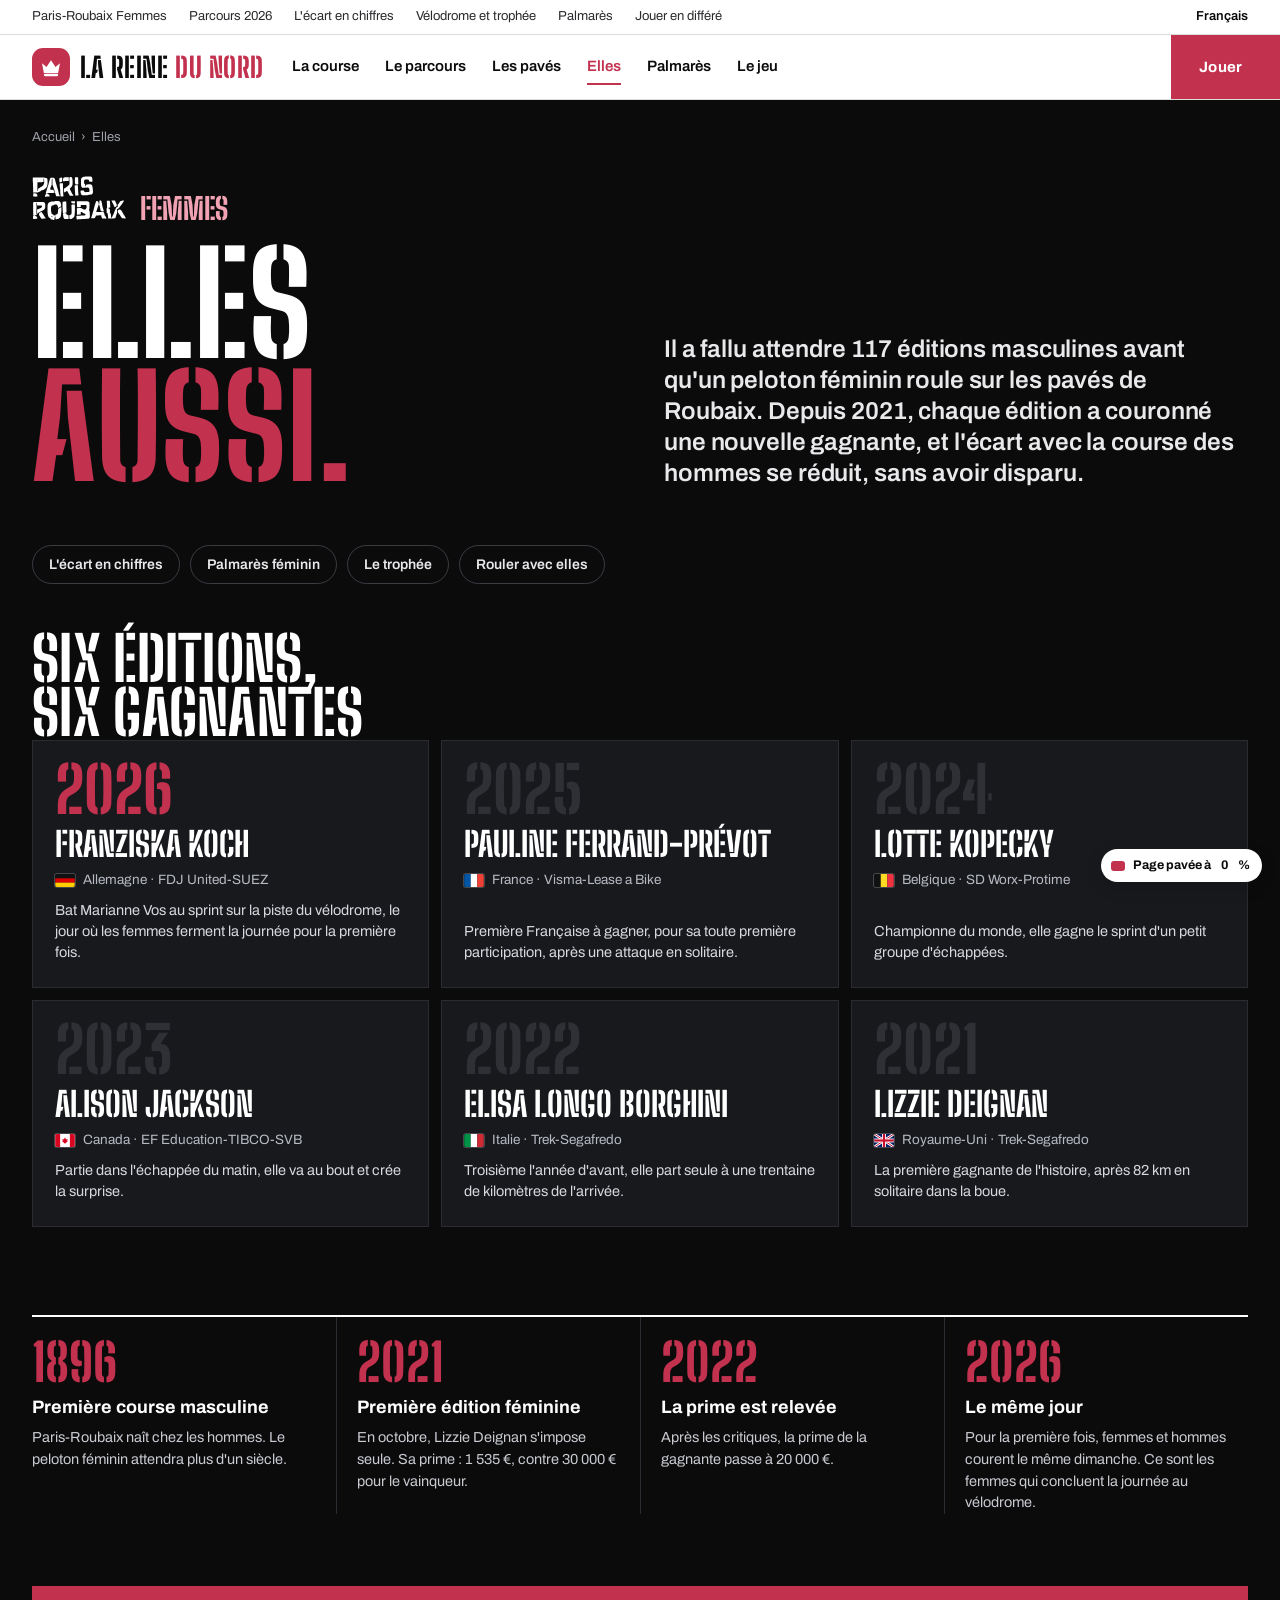
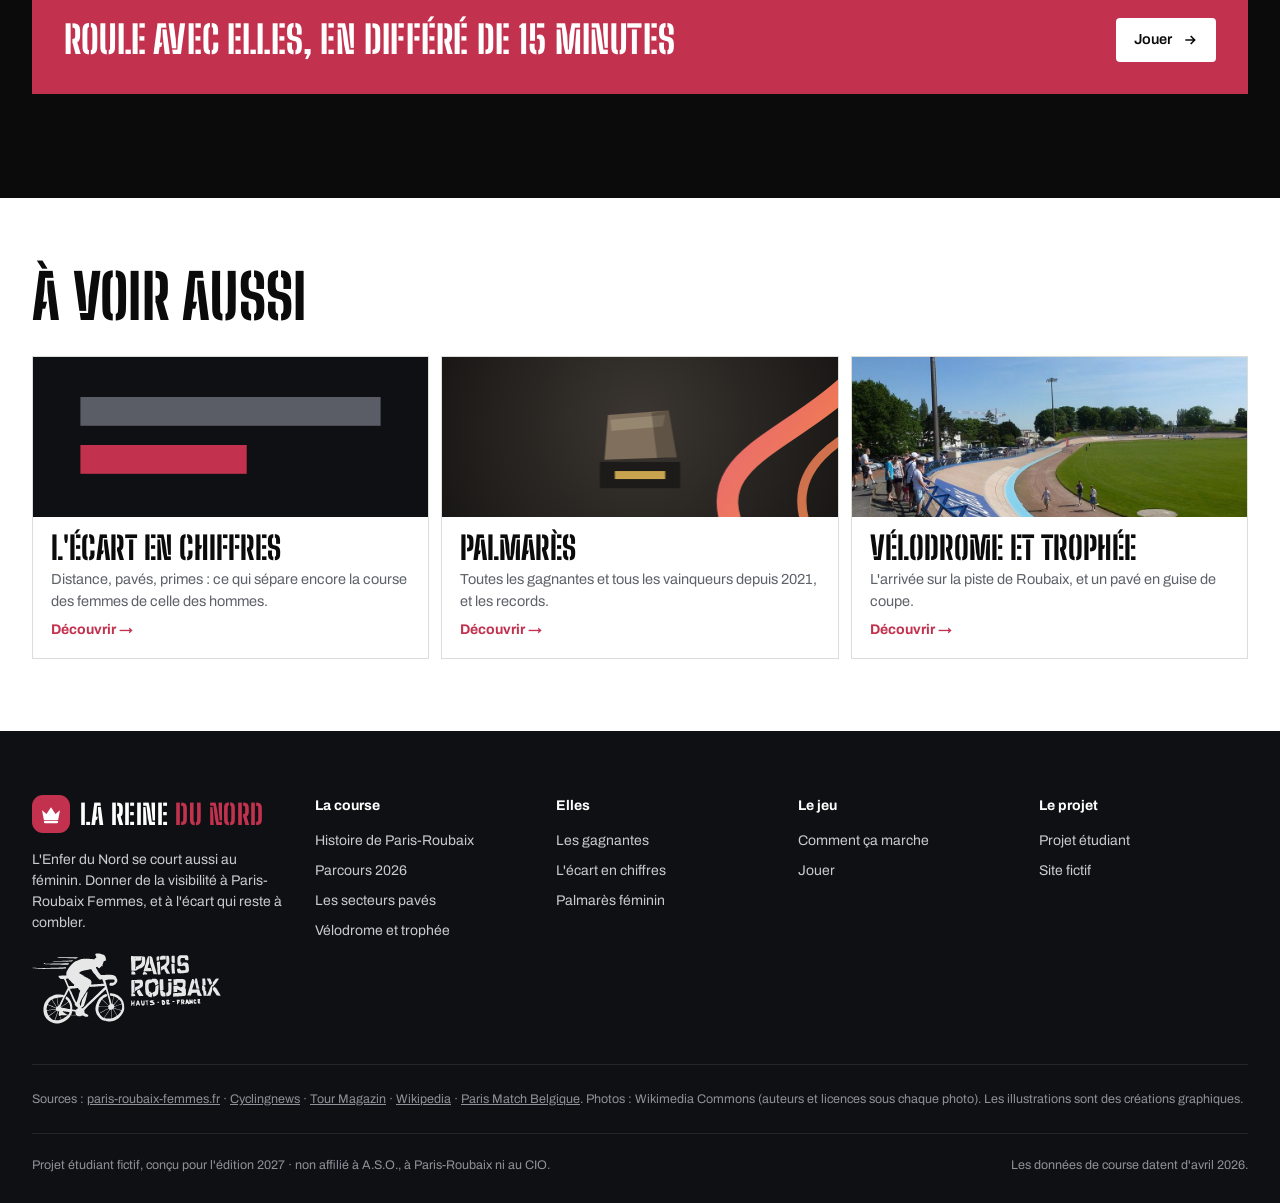
<file: elles.html>
<!DOCTYPE html>
<html lang="fr">
<head>
<meta charset="utf-8">
<meta name="viewport" content="width=device-width, initial-scale=1">
<title>Elles · La Reine du Nord</title>
<meta name="description" content="Paris-Roubaix Femmes : les six gagnantes depuis 2021 et les dates qui ont compté.">
<link rel="preconnect" href="https://fonts.googleapis.com">
<link rel="preconnect" href="https://fonts.gstatic.com" crossorigin>
<link href="https://fonts.googleapis.com/css2?family=Bebas+Neue&family=Archivo:wght@400;500;600;700;800&display=swap" rel="stylesheet">
<link rel="stylesheet" href="site.css">
</head>
<body>
<canvas id="pavesBg" aria-hidden="true"></canvas>
<div class="pave-meter" aria-hidden="true"><i></i>Page pavée à&nbsp;<span id="paveCount">0</span>&nbsp;%</div>
<div class="util" role="navigation" aria-label="Liens rapides"><div class="wrap"><a href="elles.html" aria-current="page">Paris-Roubaix Femmes</a><a href="parcours.html">Parcours 2026</a><a href="ecart.html">L'écart en chiffres</a><a href="arrivee.html">Vélodrome et trophée</a><a href="palmares.html">Palmarès</a><a href="jeu.html">Jouer en différé</a><span class="lang">Français</span></div></div>
<header class="top">
  <div class="wrap">
    <a class="logo" href="index.html" aria-label="La Reine du Nord, accueil"><span class="logo-mark" aria-hidden="true"><svg viewBox="0 0 32 32"><path d="M4 11l6 5 6-9 6 9 6-5-2.5 13h-19z"/><rect x="6.5" y="25" width="19" height="3.2" rx="1.4"/></svg></span><span class="logo-word">La Reine <b>du Nord</b></span></a>
    <nav class="main" aria-label="Navigation principale"><a href="la-course.html">La course</a><a href="parcours.html">Le parcours</a><a href="paves.html">Les pavés</a><a href="elles.html" aria-current="page">Elles</a><a href="palmares.html">Palmarès</a><a href="le-jeu.html">Le jeu</a></nav>
    <div class="hdr-right">
      <a class="hdr-play" href="jeu.html">Jouer <svg viewBox="0 0 24 24" fill="none" stroke="currentColor" stroke-width="2.4" aria-hidden="true"><path d="M5 12h14M13 6l6 6-6 6"/></svg></a>
      <button class="hdr-menu" id="menuBtn" aria-expanded="false" aria-controls="mobileNav" aria-label="Ouvrir le menu"><svg viewBox="0 0 24 24" fill="none" stroke="currentColor" stroke-width="2"><path d="M4 7h16M4 12h16M4 17h16"/></svg></button>
    </div>
  </div>
  <nav class="mobile-nav" id="mobileNav" aria-label="Menu"><a href="index.html">Accueil</a><a href="la-course.html">La course</a><a href="parcours.html">Le parcours</a><a href="paves.html">Les pavés</a><a href="elles.html" aria-current="page">Elles</a><a href="palmares.html">Palmarès</a><a href="le-jeu.html">Le jeu</a><a href="ecart.html">L'écart en chiffres</a><a href="arrivee.html">Vélodrome et trophée</a></nav>
</header>
<main>

<section class="elles" aria-labelledby="elles-t" style="padding-top:0">
  <div class="wrap crumbs" style="padding-top:28px;color:#9EA1A9"><a href="index.html" style="color:#9EA1A9">Accueil</a><span>›</span>Elles</div>
  <div class="wrap" style="padding-top:28px">
    <div class="elles-head">
      <div><div class="pr-lock eyebrow-logo"><span class="prl" aria-hidden="true"></span><span class="vh">Paris-Roubaix </span><span class="fem">Femmes</span></div><h1 class="h-xxl" id="elles-t">Elles<br><span>aussi.</span></h1></div>
      <p class="lead">Il a fallu attendre 117 éditions masculines avant qu'un peloton féminin roule sur les pavés de Roubaix. Depuis 2021, chaque édition a couronné une nouvelle gagnante, et l'écart avec la course des hommes se réduit, sans avoir disparu.</p>
    </div>
    <nav class="sub-nav" aria-label="Pages liées"><a href="ecart.html">L'écart en chiffres</a><a href="palmares.html#femmes">Palmarès féminin</a><a href="arrivee.html#trophee">Le trophée</a><a href="jeu.html">Rouler avec elles</a></nav>
    <h2 class="h-l">Six éditions,<br>six gagnantes</h2>
    <div class="winners" id="winners"></div>
    <div class="timeline">
      <div class="tl"><b>1896</b><h4>Première course masculine</h4><p>Paris-Roubaix naît chez les hommes. Le peloton féminin attendra plus d'un siècle.</p></div>
      <div class="tl"><b>2021</b><h4>Première édition féminine</h4><p>En octobre, Lizzie Deignan s'impose seule. Sa prime : 1 535 €, contre 30 000 € pour le vainqueur.</p></div>
      <div class="tl"><b>2022</b><h4>La prime est relevée</h4><p>Après les critiques, la prime de la gagnante passe à 20 000 €.</p></div>
      <div class="tl"><b>2026</b><h4>Le même jour</h4><p>Pour la première fois, femmes et hommes courent le même dimanche. Ce sont les femmes qui concluent la journée au vélodrome.</p></div>
    </div>
    <div class="elles-cta"><h3 class="h-m">Roule avec elles, en différé de 15 minutes</h3><a class="btn-pill" href="jeu.html">Jouer <svg viewBox="0 0 24 24" fill="none" stroke="currentColor" stroke-width="2.4" aria-hidden="true"><path d="M5 12h14M13 6l6 6-6 6"/></svg></a></div>
  </div>
</section>
<section aria-labelledby="also"><div class="wrap"><div class="sec-head"><h2 class="h-l" id="also">À voir aussi</h2></div><div class="cards3"><a class="link-card" href="ecart.html"><canvas data-art="ecart" aria-hidden="true"></canvas><div class="t"><h3>L'écart en chiffres</h3><p>Distance, pavés, primes : ce qui sépare encore la course des femmes de celle des hommes.</p><span class="go">Découvrir →</span></div></a><a class="link-card" href="palmares.html"><canvas data-art="trophee" aria-hidden="true"></canvas><div class="t"><h3>Palmarès</h3><p>Toutes les gagnantes et tous les vainqueurs depuis 2021, et les records.</p><span class="go">Découvrir →</span></div></a><a class="link-card" href="arrivee.html"><img src="photos/velodrome.jpg" alt="" loading="lazy"><div class="t"><h3>Vélodrome et trophée</h3><p>L'arrivée sur la piste de Roubaix, et un pavé en guise de coupe.</p><span class="go">Découvrir →</span></div></a></div></div></section>
</main>
<footer>
  <div class="wrap">
    <div class="f-top">
      <div><a class="logo" href="index.html"><span class="logo-mark" aria-hidden="true"><svg viewBox="0 0 32 32"><path d="M4 11l6 5 6-9 6 9 6-5-2.5 13h-19z"/><rect x="6.5" y="25" width="19" height="3.2" rx="1.4"/></svg></span><span class="logo-word">La Reine <b>du Nord</b></span></a><p style="margin:16px 0 0;max-width:260px">L'Enfer du Nord se court aussi au féminin. Donner de la visibilité à Paris-Roubaix Femmes, et à l'écart qui reste à combler.</p><span class="prl full f-mark" role="img" aria-label="Paris-Roubaix, Hauts-de-France"></span></div>
      <div><h5>La course</h5><ul><li><a href="la-course.html">Histoire de Paris-Roubaix</a></li><li><a href="parcours.html">Parcours 2026</a></li><li><a href="paves.html">Les secteurs pavés</a></li><li><a href="arrivee.html">Vélodrome et trophée</a></li></ul></div>
      <div><h5>Elles</h5><ul><li><a href="elles.html">Les gagnantes</a></li><li><a href="ecart.html">L'écart en chiffres</a></li><li><a href="palmares.html#femmes">Palmarès féminin</a></li></ul></div>
      <div><h5>Le jeu</h5><ul><li><a href="le-jeu.html">Comment ça marche</a></li><li><a href="jeu.html">Jouer</a></li></ul></div>
      <div><h5>Le projet</h5><ul><li>Projet étudiant</li><li>Site fictif</li></ul></div>
    </div>
    <div class="f-src">
      Sources : <a href="https://www.paris-roubaix-femmes.fr/en/news/2026/stage-1/sensational-koch-beats-vos-and-pfp-for-roubaix-glory/997">paris-roubaix-femmes.fr</a> ·
      <a href="https://www.cyclingnews.com/pro-cycling/womens-cycling/toughest-paris-roubaix-femmes-route-yet-unveiled-featuring-more-cobbles-and-three-new-sectors-for-2026/">Cyclingnews</a> ·
      <a href="https://www.tour-magazin.de/fr/paris-roubaix-france/lexique-du-cyclisme-10-choses-a-savoir-sur-paris-roubaix/">Tour Magazin</a> ·
      <a href="https://en.wikipedia.org/wiki/Paris%E2%80%93Roubaix_Femmes">Wikipedia</a> ·
      <a href="https://www.parismatch.be/actualites/sport/2026/04/12/cyclisme-wout-van-aert-remporte-son-premier-paris-roubaix-devant-tadej-pogacar-3H2WKHQLJZF2TKGWSVUHKELG44/">Paris Match Belgique</a>.
      Photos : Wikimedia Commons (auteurs et licences sous chaque photo). Les illustrations sont des créations graphiques.
    </div>
    <div class="f-bot"><span>Projet étudiant fictif, conçu pour l'édition 2027 · non affilié à A.S.O., à Paris-Roubaix ni au CIO.</span><span>Les données de course datent d'avril 2026.</span></div>
  </div>
</footer>
<script src="site.js"></script>
</body>
</html>
</file>
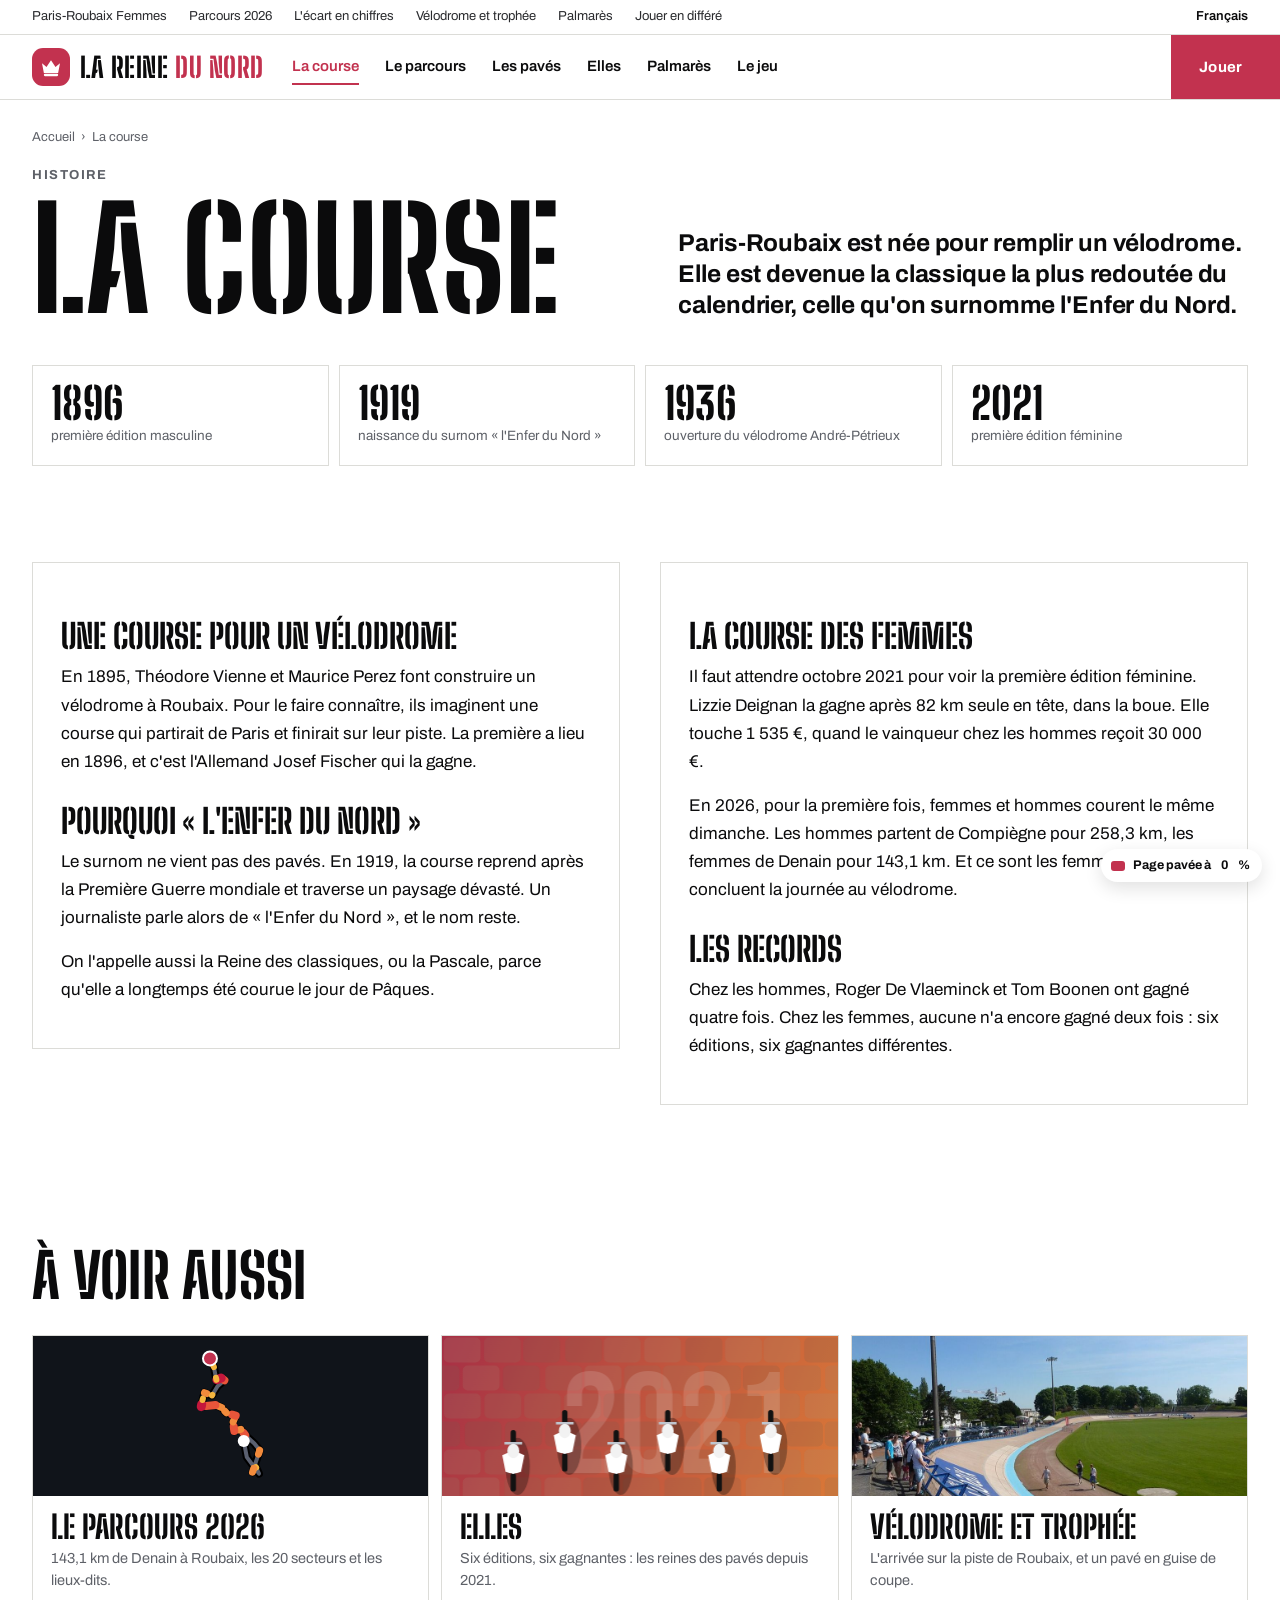
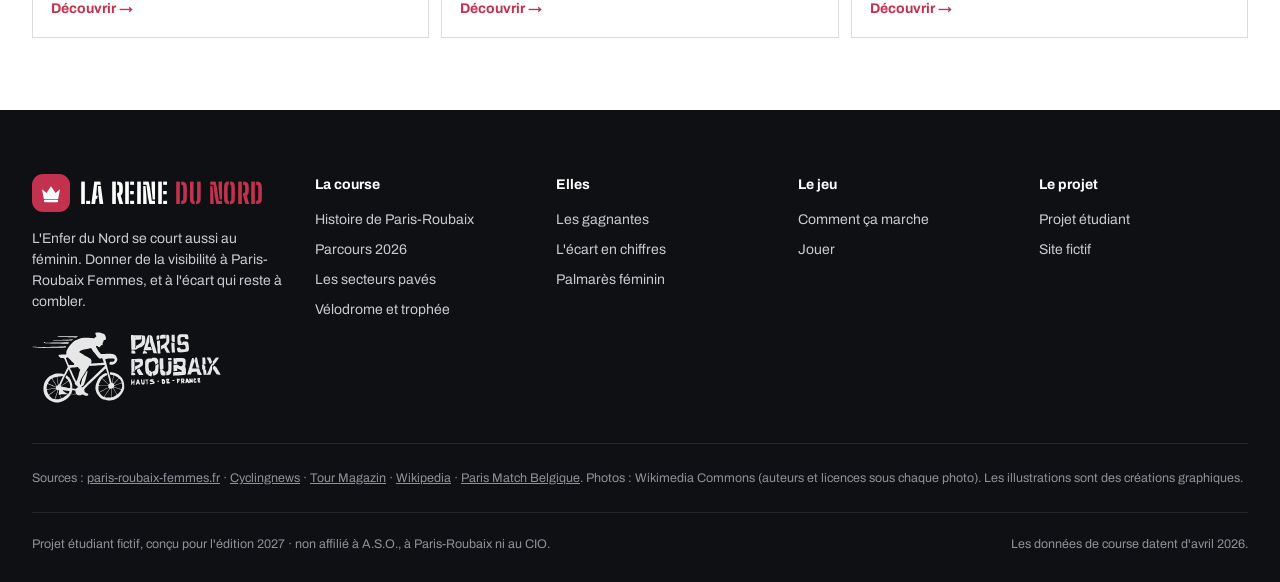
<file: la-course.html>
<!DOCTYPE html>
<html lang="fr">
<head>
<meta charset="utf-8">
<meta name="viewport" content="width=device-width, initial-scale=1">
<title>La course · La Reine du Nord</title>
<meta name="description" content="L&#x27;histoire de Paris-Roubaix, de 1896 à la première édition féminine en 2021.">
<link rel="preconnect" href="https://fonts.googleapis.com">
<link rel="preconnect" href="https://fonts.gstatic.com" crossorigin>
<link href="https://fonts.googleapis.com/css2?family=Bebas+Neue&family=Archivo:wght@400;500;600;700;800&display=swap" rel="stylesheet">
<link rel="stylesheet" href="site.css">
</head>
<body>
<canvas id="pavesBg" aria-hidden="true"></canvas>
<div class="pave-meter" aria-hidden="true"><i></i>Page pavée à&nbsp;<span id="paveCount">0</span>&nbsp;%</div>
<div class="util" role="navigation" aria-label="Liens rapides"><div class="wrap"><a href="elles.html">Paris-Roubaix Femmes</a><a href="parcours.html">Parcours 2026</a><a href="ecart.html">L'écart en chiffres</a><a href="arrivee.html">Vélodrome et trophée</a><a href="palmares.html">Palmarès</a><a href="jeu.html">Jouer en différé</a><span class="lang">Français</span></div></div>
<header class="top">
  <div class="wrap">
    <a class="logo" href="index.html" aria-label="La Reine du Nord, accueil"><span class="logo-mark" aria-hidden="true"><svg viewBox="0 0 32 32"><path d="M4 11l6 5 6-9 6 9 6-5-2.5 13h-19z"/><rect x="6.5" y="25" width="19" height="3.2" rx="1.4"/></svg></span><span class="logo-word">La Reine <b>du Nord</b></span></a>
    <nav class="main" aria-label="Navigation principale"><a href="la-course.html" aria-current="page">La course</a><a href="parcours.html">Le parcours</a><a href="paves.html">Les pavés</a><a href="elles.html">Elles</a><a href="palmares.html">Palmarès</a><a href="le-jeu.html">Le jeu</a></nav>
    <div class="hdr-right">
      <a class="hdr-play" href="jeu.html">Jouer <svg viewBox="0 0 24 24" fill="none" stroke="currentColor" stroke-width="2.4" aria-hidden="true"><path d="M5 12h14M13 6l6 6-6 6"/></svg></a>
      <button class="hdr-menu" id="menuBtn" aria-expanded="false" aria-controls="mobileNav" aria-label="Ouvrir le menu"><svg viewBox="0 0 24 24" fill="none" stroke="currentColor" stroke-width="2"><path d="M4 7h16M4 12h16M4 17h16"/></svg></button>
    </div>
  </div>
  <nav class="mobile-nav" id="mobileNav" aria-label="Menu"><a href="index.html">Accueil</a><a href="la-course.html" aria-current="page">La course</a><a href="parcours.html">Le parcours</a><a href="paves.html">Les pavés</a><a href="elles.html">Elles</a><a href="palmares.html">Palmarès</a><a href="le-jeu.html">Le jeu</a><a href="ecart.html">L'écart en chiffres</a><a href="arrivee.html">Vélodrome et trophée</a></nav>
</header>
<main>
<div class="wrap crumbs"><a href="index.html">Accueil</a><span>›</span>La course</div><div class="page-hero"><div class="wrap">
  <div><div class="eyebrow">Histoire</div><h1 class="h-xxl">La course</h1></div>
  <p class="lead">Paris-Roubaix est née pour remplir un vélodrome. Elle est devenue la classique la plus redoutée du calendrier, celle qu'on surnomme l'Enfer du Nord.</p>
</div></div>
<section style="padding-top:0"><div class="wrap">
  <div class="keyfacts">
    <div><b>1896</b><span>première édition masculine</span></div>
    <div><b>1919</b><span>naissance du surnom « l'Enfer du Nord »</span></div>
    <div><b>1936</b><span>ouverture du vélodrome André-Pétrieux</span></div>
    <div><b>2021</b><span>première édition féminine</span></div>
  </div>
</div></section>
<section style="padding-top:24px"><div class="wrap two">
  <div class="panel prose">
    <h3>Une course pour un vélodrome</h3>
    <p>En 1895, Théodore Vienne et Maurice Perez font construire un vélodrome à Roubaix. Pour le faire connaître, ils imaginent une course qui partirait de Paris et finirait sur leur piste. La première a lieu en 1896, et c'est l'Allemand Josef Fischer qui la gagne.</p>
    <h3>Pourquoi « l'Enfer du Nord »</h3>
    <p>Le surnom ne vient pas des pavés. En 1919, la course reprend après la Première Guerre mondiale et traverse un paysage dévasté. Un journaliste parle alors de « l'Enfer du Nord », et le nom reste.</p>
    <p>On l'appelle aussi la Reine des classiques, ou la Pascale, parce qu'elle a longtemps été courue le jour de Pâques.</p>
  </div>
  <div class="panel prose">
    <h3>La course des femmes</h3>
    <p>Il faut attendre octobre 2021 pour voir la première édition féminine. Lizzie Deignan la gagne après 82 km seule en tête, dans la boue. Elle touche 1 535 €, quand le vainqueur chez les hommes reçoit 30 000 €.</p>
    <p>En 2026, pour la première fois, femmes et hommes courent le même dimanche. Les hommes partent de Compiègne pour 258,3 km, les femmes de Denain pour 143,1 km. Et ce sont les femmes qui concluent la journée au vélodrome.</p>
    <h3>Les records</h3>
    <p>Chez les hommes, Roger De Vlaeminck et Tom Boonen ont gagné quatre fois. Chez les femmes, aucune n'a encore gagné deux fois : six éditions, six gagnantes différentes.</p>
  </div>
</div></section>
<section aria-labelledby="also"><div class="wrap"><div class="sec-head"><h2 class="h-l" id="also">À voir aussi</h2></div><div class="cards3"><a class="link-card" href="parcours.html"><canvas data-art="parcours" aria-hidden="true"></canvas><div class="t"><h3>Le parcours 2026</h3><p>143,1 km de Denain à Roubaix, les 20 secteurs et les lieux-dits.</p><span class="go">Découvrir →</span></div></a><a class="link-card" href="elles.html"><canvas data-art="elles" aria-hidden="true"></canvas><div class="t"><h3>Elles</h3><p>Six éditions, six gagnantes : les reines des pavés depuis 2021.</p><span class="go">Découvrir →</span></div></a><a class="link-card" href="arrivee.html"><img src="photos/velodrome.jpg" alt="" loading="lazy"><div class="t"><h3>Vélodrome et trophée</h3><p>L'arrivée sur la piste de Roubaix, et un pavé en guise de coupe.</p><span class="go">Découvrir →</span></div></a></div></div></section>
</main>
<footer>
  <div class="wrap">
    <div class="f-top">
      <div><a class="logo" href="index.html"><span class="logo-mark" aria-hidden="true"><svg viewBox="0 0 32 32"><path d="M4 11l6 5 6-9 6 9 6-5-2.5 13h-19z"/><rect x="6.5" y="25" width="19" height="3.2" rx="1.4"/></svg></span><span class="logo-word">La Reine <b>du Nord</b></span></a><p style="margin:16px 0 0;max-width:260px">L'Enfer du Nord se court aussi au féminin. Donner de la visibilité à Paris-Roubaix Femmes, et à l'écart qui reste à combler.</p><span class="prl full f-mark" role="img" aria-label="Paris-Roubaix, Hauts-de-France"></span></div>
      <div><h5>La course</h5><ul><li><a href="la-course.html">Histoire de Paris-Roubaix</a></li><li><a href="parcours.html">Parcours 2026</a></li><li><a href="paves.html">Les secteurs pavés</a></li><li><a href="arrivee.html">Vélodrome et trophée</a></li></ul></div>
      <div><h5>Elles</h5><ul><li><a href="elles.html">Les gagnantes</a></li><li><a href="ecart.html">L'écart en chiffres</a></li><li><a href="palmares.html#femmes">Palmarès féminin</a></li></ul></div>
      <div><h5>Le jeu</h5><ul><li><a href="le-jeu.html">Comment ça marche</a></li><li><a href="jeu.html">Jouer</a></li></ul></div>
      <div><h5>Le projet</h5><ul><li>Projet étudiant</li><li>Site fictif</li></ul></div>
    </div>
    <div class="f-src">
      Sources : <a href="https://www.paris-roubaix-femmes.fr/en/news/2026/stage-1/sensational-koch-beats-vos-and-pfp-for-roubaix-glory/997">paris-roubaix-femmes.fr</a> ·
      <a href="https://www.cyclingnews.com/pro-cycling/womens-cycling/toughest-paris-roubaix-femmes-route-yet-unveiled-featuring-more-cobbles-and-three-new-sectors-for-2026/">Cyclingnews</a> ·
      <a href="https://www.tour-magazin.de/fr/paris-roubaix-france/lexique-du-cyclisme-10-choses-a-savoir-sur-paris-roubaix/">Tour Magazin</a> ·
      <a href="https://en.wikipedia.org/wiki/Paris%E2%80%93Roubaix_Femmes">Wikipedia</a> ·
      <a href="https://www.parismatch.be/actualites/sport/2026/04/12/cyclisme-wout-van-aert-remporte-son-premier-paris-roubaix-devant-tadej-pogacar-3H2WKHQLJZF2TKGWSVUHKELG44/">Paris Match Belgique</a>.
      Photos : Wikimedia Commons (auteurs et licences sous chaque photo). Les illustrations sont des créations graphiques.
    </div>
    <div class="f-bot"><span>Projet étudiant fictif, conçu pour l'édition 2027 · non affilié à A.S.O., à Paris-Roubaix ni au CIO.</span><span>Les données de course datent d'avril 2026.</span></div>
  </div>
</footer>
<script src="site.js"></script>
</body>
</html>
</file>
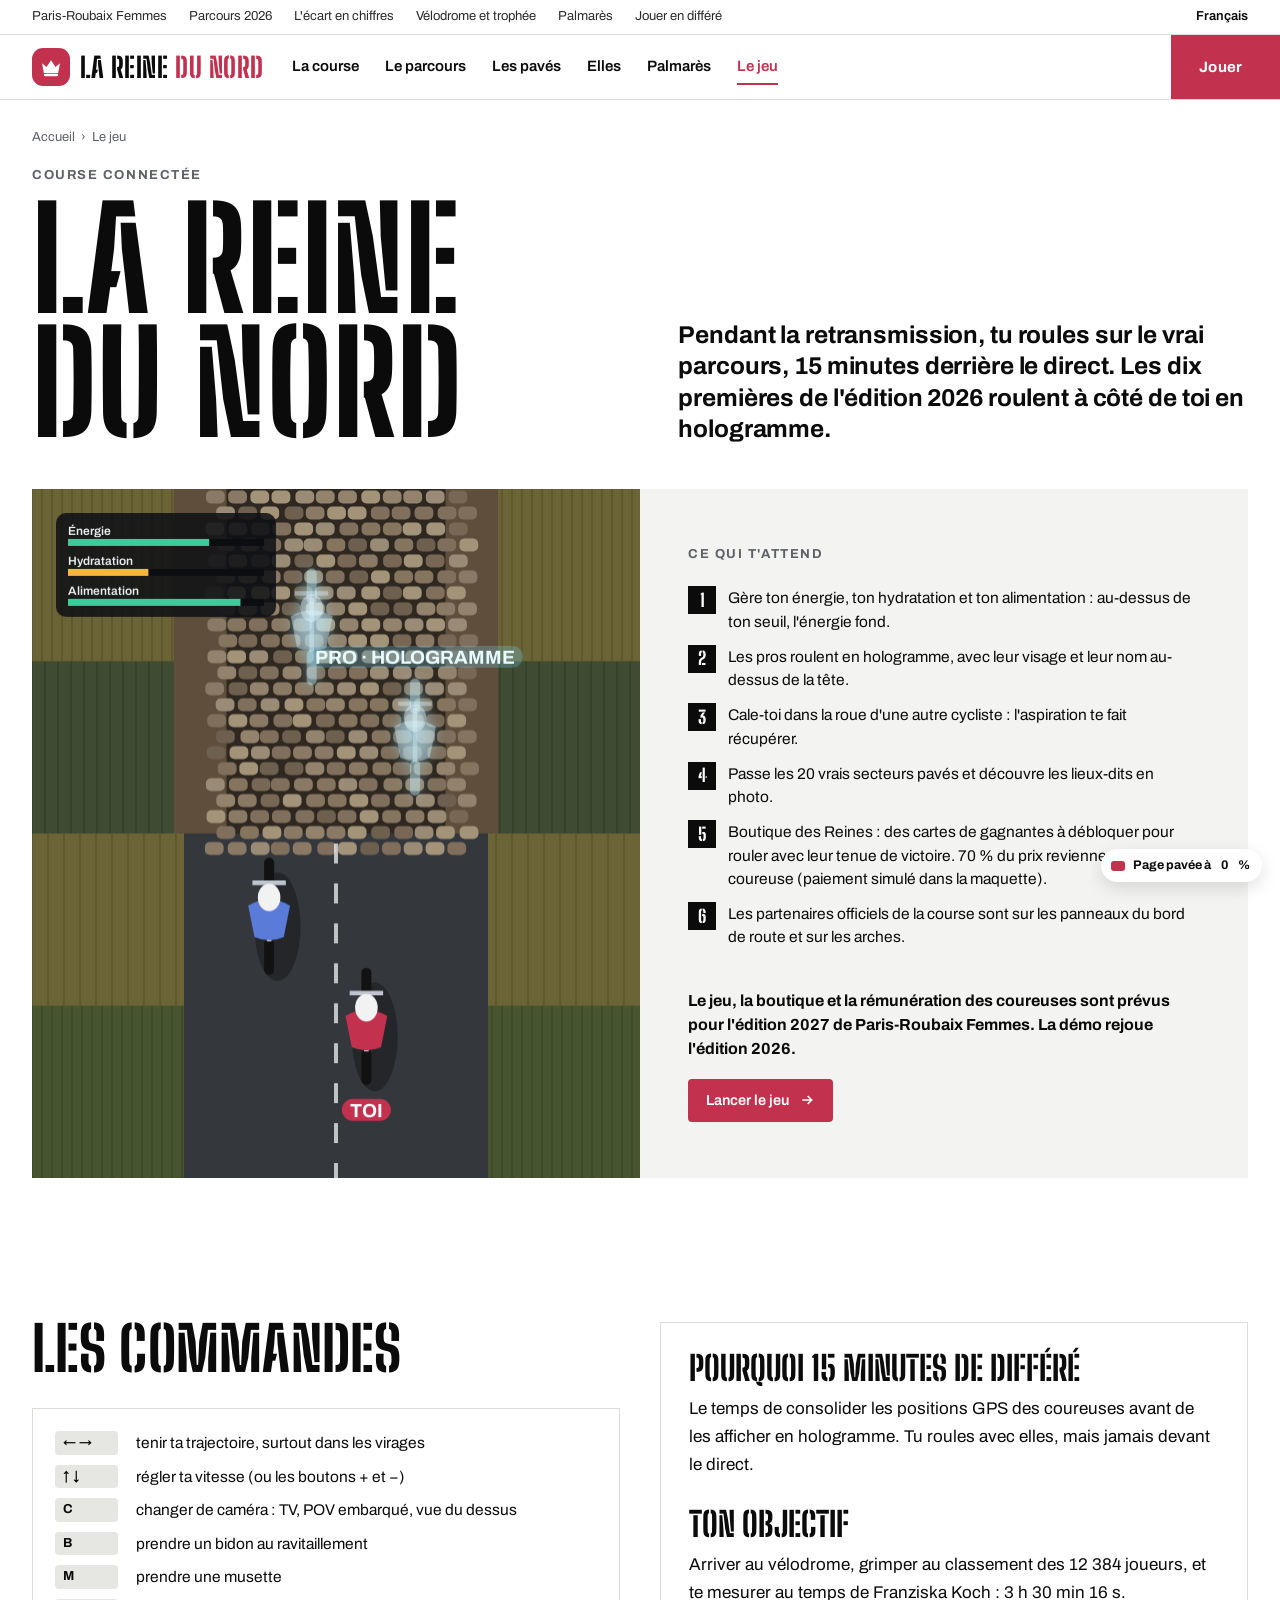
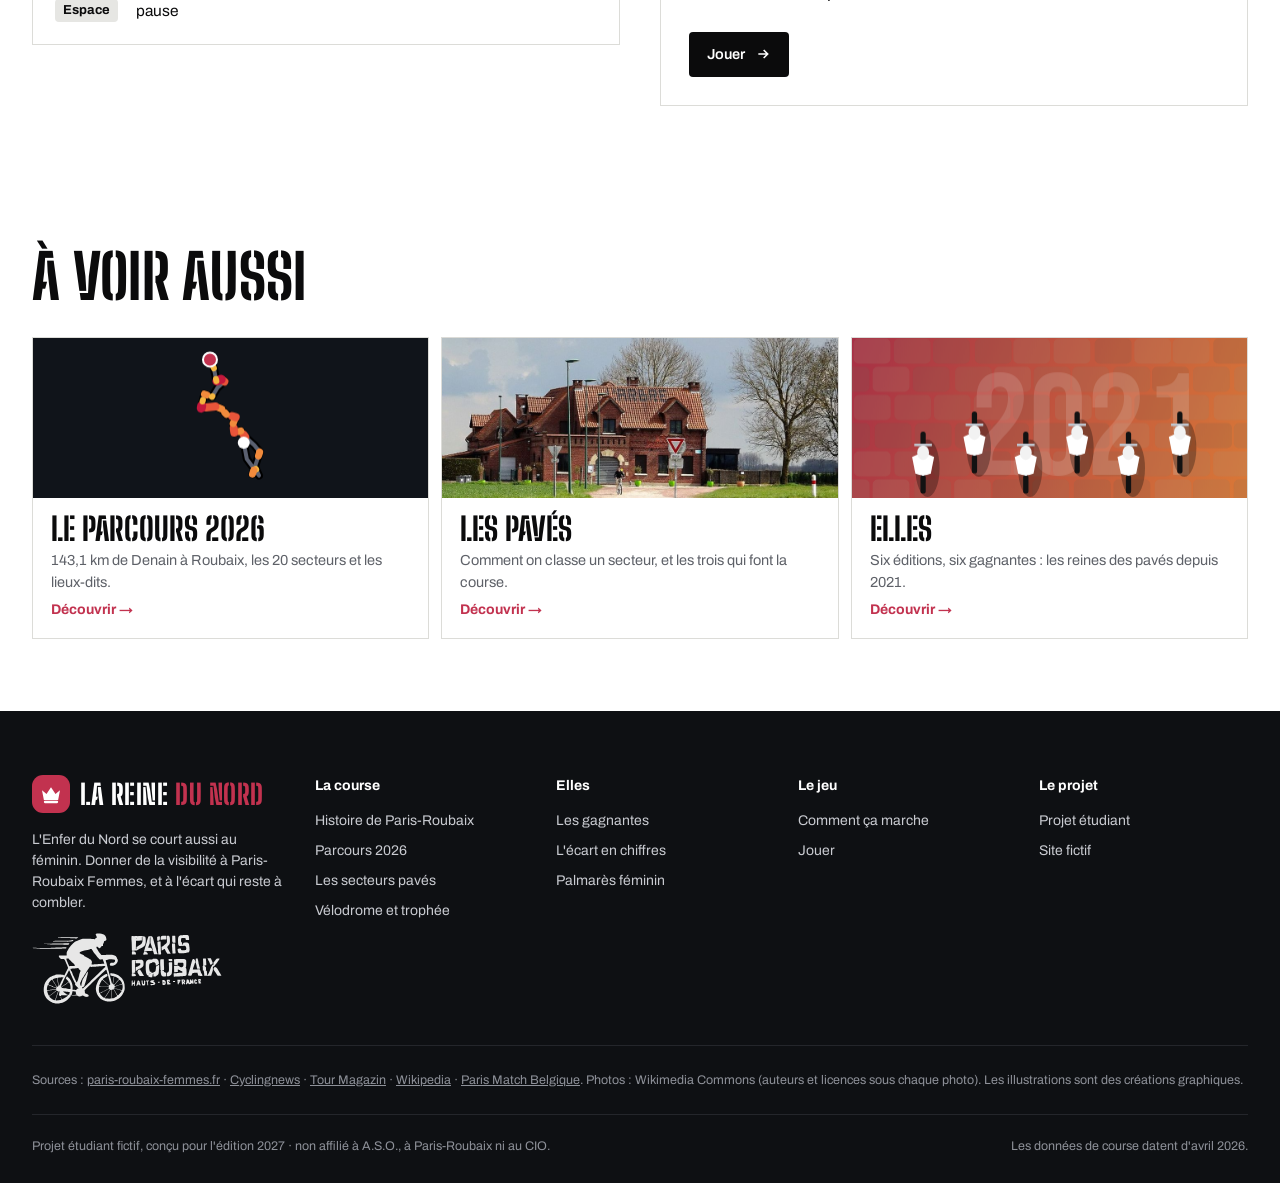
<file: le-jeu.html>
<!DOCTYPE html>
<html lang="fr">
<head>
<meta charset="utf-8">
<meta name="viewport" content="width=device-width, initial-scale=1">
<title>Le jeu · La Reine du Nord</title>
<meta name="description" content="La Reine du Nord, le jeu : roule sur le parcours de Paris-Roubaix Femmes avec les pros en hologramme, 15 minutes après le direct.">
<link rel="preconnect" href="https://fonts.googleapis.com">
<link rel="preconnect" href="https://fonts.gstatic.com" crossorigin>
<link href="https://fonts.googleapis.com/css2?family=Bebas+Neue&family=Archivo:wght@400;500;600;700;800&display=swap" rel="stylesheet">
<link rel="stylesheet" href="site.css">
</head>
<body>
<canvas id="pavesBg" aria-hidden="true"></canvas>
<div class="pave-meter" aria-hidden="true"><i></i>Page pavée à&nbsp;<span id="paveCount">0</span>&nbsp;%</div>
<div class="util" role="navigation" aria-label="Liens rapides"><div class="wrap"><a href="elles.html">Paris-Roubaix Femmes</a><a href="parcours.html">Parcours 2026</a><a href="ecart.html">L'écart en chiffres</a><a href="arrivee.html">Vélodrome et trophée</a><a href="palmares.html">Palmarès</a><a href="jeu.html">Jouer en différé</a><span class="lang">Français</span></div></div>
<header class="top">
  <div class="wrap">
    <a class="logo" href="index.html" aria-label="La Reine du Nord, accueil"><span class="logo-mark" aria-hidden="true"><svg viewBox="0 0 32 32"><path d="M4 11l6 5 6-9 6 9 6-5-2.5 13h-19z"/><rect x="6.5" y="25" width="19" height="3.2" rx="1.4"/></svg></span><span class="logo-word">La Reine <b>du Nord</b></span></a>
    <nav class="main" aria-label="Navigation principale"><a href="la-course.html">La course</a><a href="parcours.html">Le parcours</a><a href="paves.html">Les pavés</a><a href="elles.html">Elles</a><a href="palmares.html">Palmarès</a><a href="le-jeu.html" aria-current="page">Le jeu</a></nav>
    <div class="hdr-right">
      <a class="hdr-play" href="jeu.html">Jouer <svg viewBox="0 0 24 24" fill="none" stroke="currentColor" stroke-width="2.4" aria-hidden="true"><path d="M5 12h14M13 6l6 6-6 6"/></svg></a>
      <button class="hdr-menu" id="menuBtn" aria-expanded="false" aria-controls="mobileNav" aria-label="Ouvrir le menu"><svg viewBox="0 0 24 24" fill="none" stroke="currentColor" stroke-width="2"><path d="M4 7h16M4 12h16M4 17h16"/></svg></button>
    </div>
  </div>
  <nav class="mobile-nav" id="mobileNav" aria-label="Menu"><a href="index.html">Accueil</a><a href="la-course.html">La course</a><a href="parcours.html">Le parcours</a><a href="paves.html">Les pavés</a><a href="elles.html">Elles</a><a href="palmares.html">Palmarès</a><a href="le-jeu.html" aria-current="page">Le jeu</a><a href="ecart.html">L'écart en chiffres</a><a href="arrivee.html">Vélodrome et trophée</a></nav>
</header>
<main>
<div class="wrap crumbs"><a href="index.html">Accueil</a><span>›</span>Le jeu</div><div class="page-hero"><div class="wrap">
  <div><div class="eyebrow">Course connectée</div><h1 class="h-xxl">La Reine<br>du Nord</h1></div>
  <p class="lead">Pendant la retransmission, tu roules sur le vrai parcours, 15 minutes derrière le direct. Les dix premières de l'édition 2026 roulent à côté de toi en hologramme.</p>
</div></div>
<section style="padding-top:0"><div class="wrap">
  <div class="game-band">
    <div class="game-art"><canvas data-art="jeu-grand" aria-hidden="true"></canvas></div>
    <div class="game-txt">
      <div class="eyebrow">Ce qui t'attend</div>
      <ul class="feat">
        <li><i>1</i><span>Gère ton énergie, ton hydratation et ton alimentation : au-dessus de ton seuil, l'énergie fond.</span></li>
        <li><i>2</i><span>Les pros roulent en hologramme, avec leur visage et leur nom au-dessus de la tête.</span></li>
        <li><i>3</i><span>Cale-toi dans la roue d'une autre cycliste : l'aspiration te fait récupérer.</span></li>
        <li><i>4</i><span>Passe les 20 vrais secteurs pavés et découvre les lieux-dits en photo.</span></li>
        <li><i>5</i><span>Boutique des Reines : des cartes de gagnantes à débloquer pour rouler avec leur tenue de victoire. 70 % du prix reviennent à la coureuse (paiement simulé dans la maquette).</span></li>
        <li><i>6</i><span>Les partenaires officiels de la course sont sur les panneaux du bord de route et sur les arches.</span></li>
      </ul>
      <p style="margin:14px 0 0;font-weight:700">Le jeu, la boutique et la rémunération des coureuses sont prévus pour l'édition 2027 de Paris-Roubaix Femmes. La démo rejoue l'édition 2026.</p>
      <div class="row"><a class="btn-pill btn-accent" href="jeu.html">Lancer le jeu <svg viewBox="0 0 24 24" fill="none" stroke="currentColor" stroke-width="2.4" aria-hidden="true"><path d="M5 12h14M13 6l6 6-6 6"/></svg></a></div>
    </div>
  </div>
</div></section>
<section aria-labelledby="cmd"><div class="wrap two">
  <div>
    <div class="sec-head"><h2 class="h-l" id="cmd">Les commandes</h2></div>
    <div class="controls">
      <kbd>← →</kbd><span>tenir ta trajectoire, surtout dans les virages</span>
      <kbd>↑ ↓</kbd><span>régler ta vitesse (ou les boutons + et −)</span>
      <kbd>C</kbd><span>changer de caméra : TV, POV embarqué, vue du dessus</span>
      <kbd>B</kbd><span>prendre un bidon au ravitaillement</span>
      <kbd>M</kbd><span>prendre une musette</span>
      <kbd>Espace</kbd><span>pause</span>
    </div>
  </div>
  <div class="panel prose">
    <h3 style="margin-top:0">Pourquoi 15 minutes de différé</h3>
    <p>Le temps de consolider les positions GPS des coureuses avant de les afficher en hologramme. Tu roules avec elles, mais jamais devant le direct.</p>
    <h3>Ton objectif</h3>
    <p>Arriver au vélodrome, grimper au classement des 12 384 joueurs, et te mesurer au temps de Franziska Koch : 3 h 30 min 16 s.</p>
    <div class="btns"><a class="btn-pill btn-dark" href="jeu.html">Jouer <svg viewBox="0 0 24 24" fill="none" stroke="currentColor" stroke-width="2.4" aria-hidden="true"><path d="M5 12h14M13 6l6 6-6 6"/></svg></a></div>
  </div>
</div></section>
<section aria-labelledby="also"><div class="wrap"><div class="sec-head"><h2 class="h-l" id="also">À voir aussi</h2></div><div class="cards3"><a class="link-card" href="parcours.html"><canvas data-art="parcours" aria-hidden="true"></canvas><div class="t"><h3>Le parcours 2026</h3><p>143,1 km de Denain à Roubaix, les 20 secteurs et les lieux-dits.</p><span class="go">Découvrir →</span></div></a><a class="link-card" href="paves.html"><img src="photos/carrefour-arbre.jpg" alt="" loading="lazy"><div class="t"><h3>Les pavés</h3><p>Comment on classe un secteur, et les trois qui font la course.</p><span class="go">Découvrir →</span></div></a><a class="link-card" href="elles.html"><canvas data-art="elles" aria-hidden="true"></canvas><div class="t"><h3>Elles</h3><p>Six éditions, six gagnantes : les reines des pavés depuis 2021.</p><span class="go">Découvrir →</span></div></a></div></div></section>
</main>
<footer>
  <div class="wrap">
    <div class="f-top">
      <div><a class="logo" href="index.html"><span class="logo-mark" aria-hidden="true"><svg viewBox="0 0 32 32"><path d="M4 11l6 5 6-9 6 9 6-5-2.5 13h-19z"/><rect x="6.5" y="25" width="19" height="3.2" rx="1.4"/></svg></span><span class="logo-word">La Reine <b>du Nord</b></span></a><p style="margin:16px 0 0;max-width:260px">L'Enfer du Nord se court aussi au féminin. Donner de la visibilité à Paris-Roubaix Femmes, et à l'écart qui reste à combler.</p><span class="prl full f-mark" role="img" aria-label="Paris-Roubaix, Hauts-de-France"></span></div>
      <div><h5>La course</h5><ul><li><a href="la-course.html">Histoire de Paris-Roubaix</a></li><li><a href="parcours.html">Parcours 2026</a></li><li><a href="paves.html">Les secteurs pavés</a></li><li><a href="arrivee.html">Vélodrome et trophée</a></li></ul></div>
      <div><h5>Elles</h5><ul><li><a href="elles.html">Les gagnantes</a></li><li><a href="ecart.html">L'écart en chiffres</a></li><li><a href="palmares.html#femmes">Palmarès féminin</a></li></ul></div>
      <div><h5>Le jeu</h5><ul><li><a href="le-jeu.html">Comment ça marche</a></li><li><a href="jeu.html">Jouer</a></li></ul></div>
      <div><h5>Le projet</h5><ul><li>Projet étudiant</li><li>Site fictif</li></ul></div>
    </div>
    <div class="f-src">
      Sources : <a href="https://www.paris-roubaix-femmes.fr/en/news/2026/stage-1/sensational-koch-beats-vos-and-pfp-for-roubaix-glory/997">paris-roubaix-femmes.fr</a> ·
      <a href="https://www.cyclingnews.com/pro-cycling/womens-cycling/toughest-paris-roubaix-femmes-route-yet-unveiled-featuring-more-cobbles-and-three-new-sectors-for-2026/">Cyclingnews</a> ·
      <a href="https://www.tour-magazin.de/fr/paris-roubaix-france/lexique-du-cyclisme-10-choses-a-savoir-sur-paris-roubaix/">Tour Magazin</a> ·
      <a href="https://en.wikipedia.org/wiki/Paris%E2%80%93Roubaix_Femmes">Wikipedia</a> ·
      <a href="https://www.parismatch.be/actualites/sport/2026/04/12/cyclisme-wout-van-aert-remporte-son-premier-paris-roubaix-devant-tadej-pogacar-3H2WKHQLJZF2TKGWSVUHKELG44/">Paris Match Belgique</a>.
      Photos : Wikimedia Commons (auteurs et licences sous chaque photo). Les illustrations sont des créations graphiques.
    </div>
    <div class="f-bot"><span>Projet étudiant fictif, conçu pour l'édition 2027 · non affilié à A.S.O., à Paris-Roubaix ni au CIO.</span><span>Les données de course datent d'avril 2026.</span></div>
  </div>
</footer>
<script src="site.js"></script>
</body>
</html>
</file>
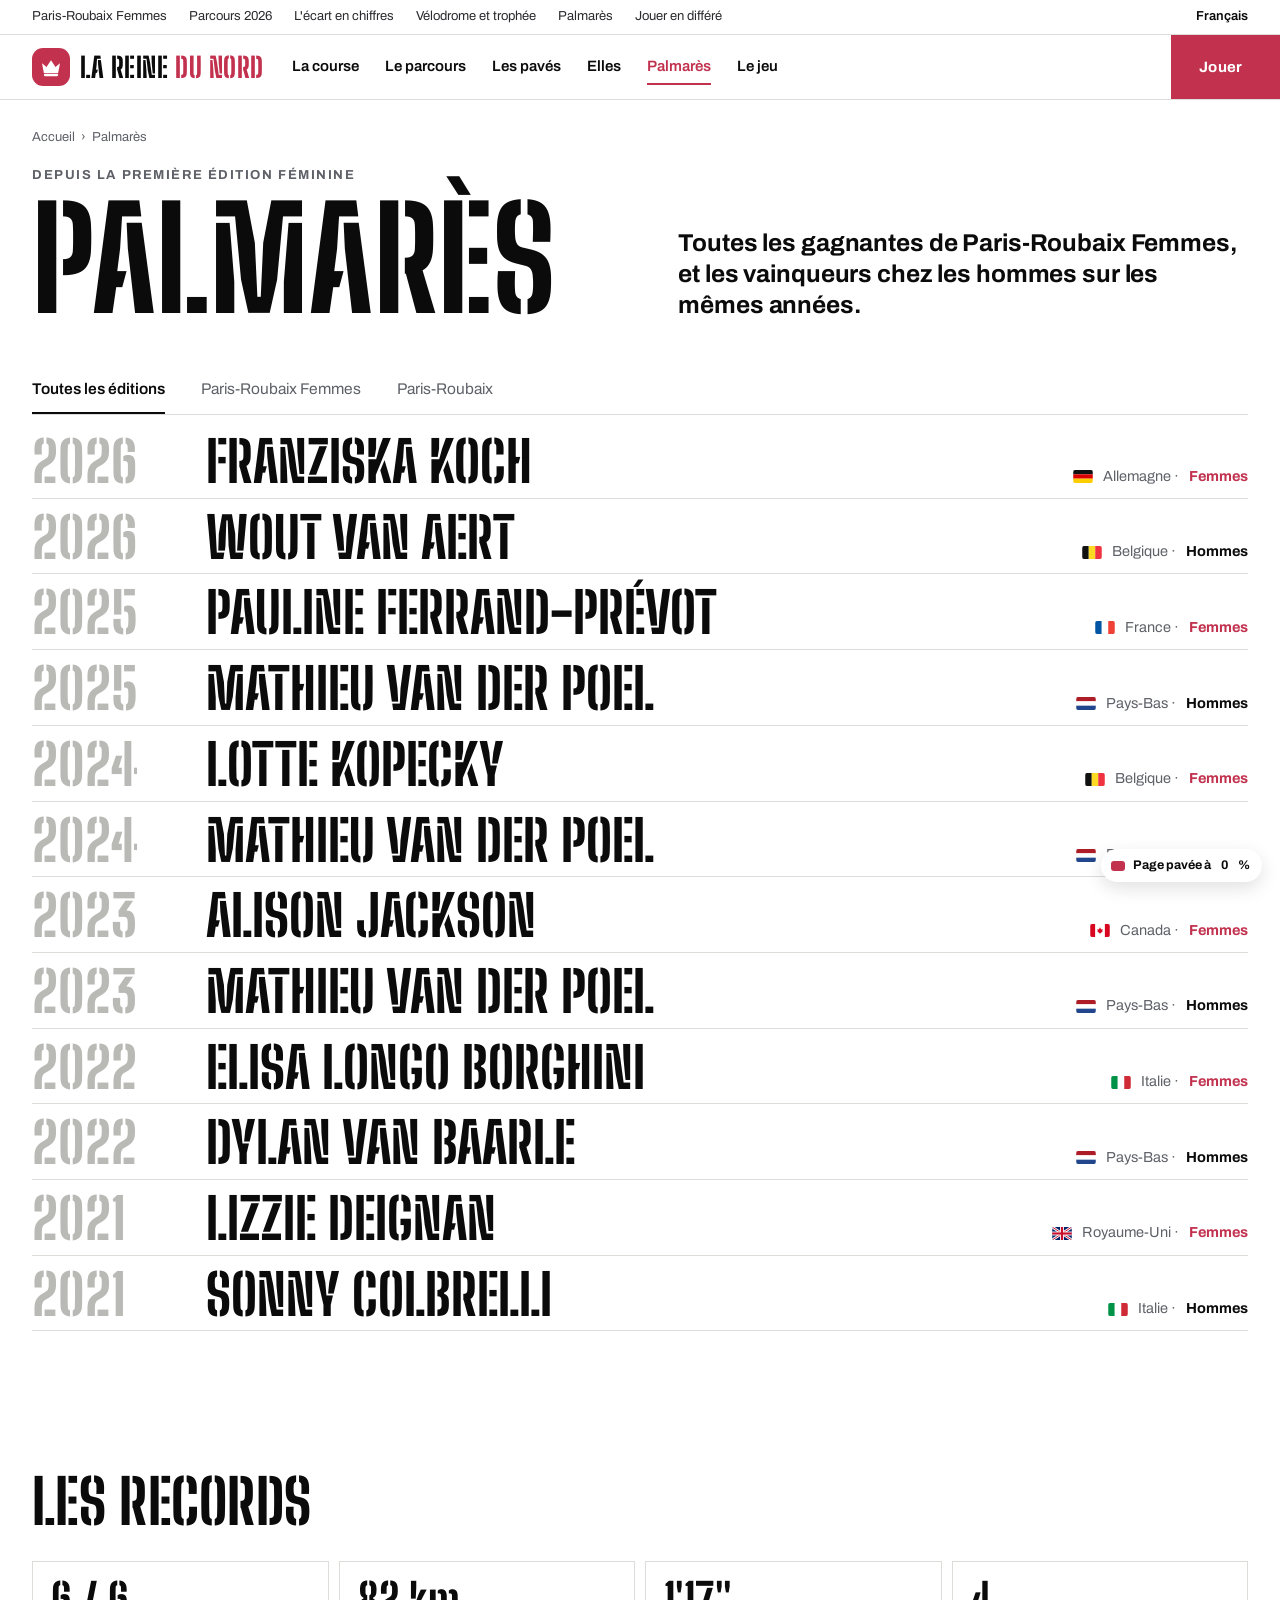
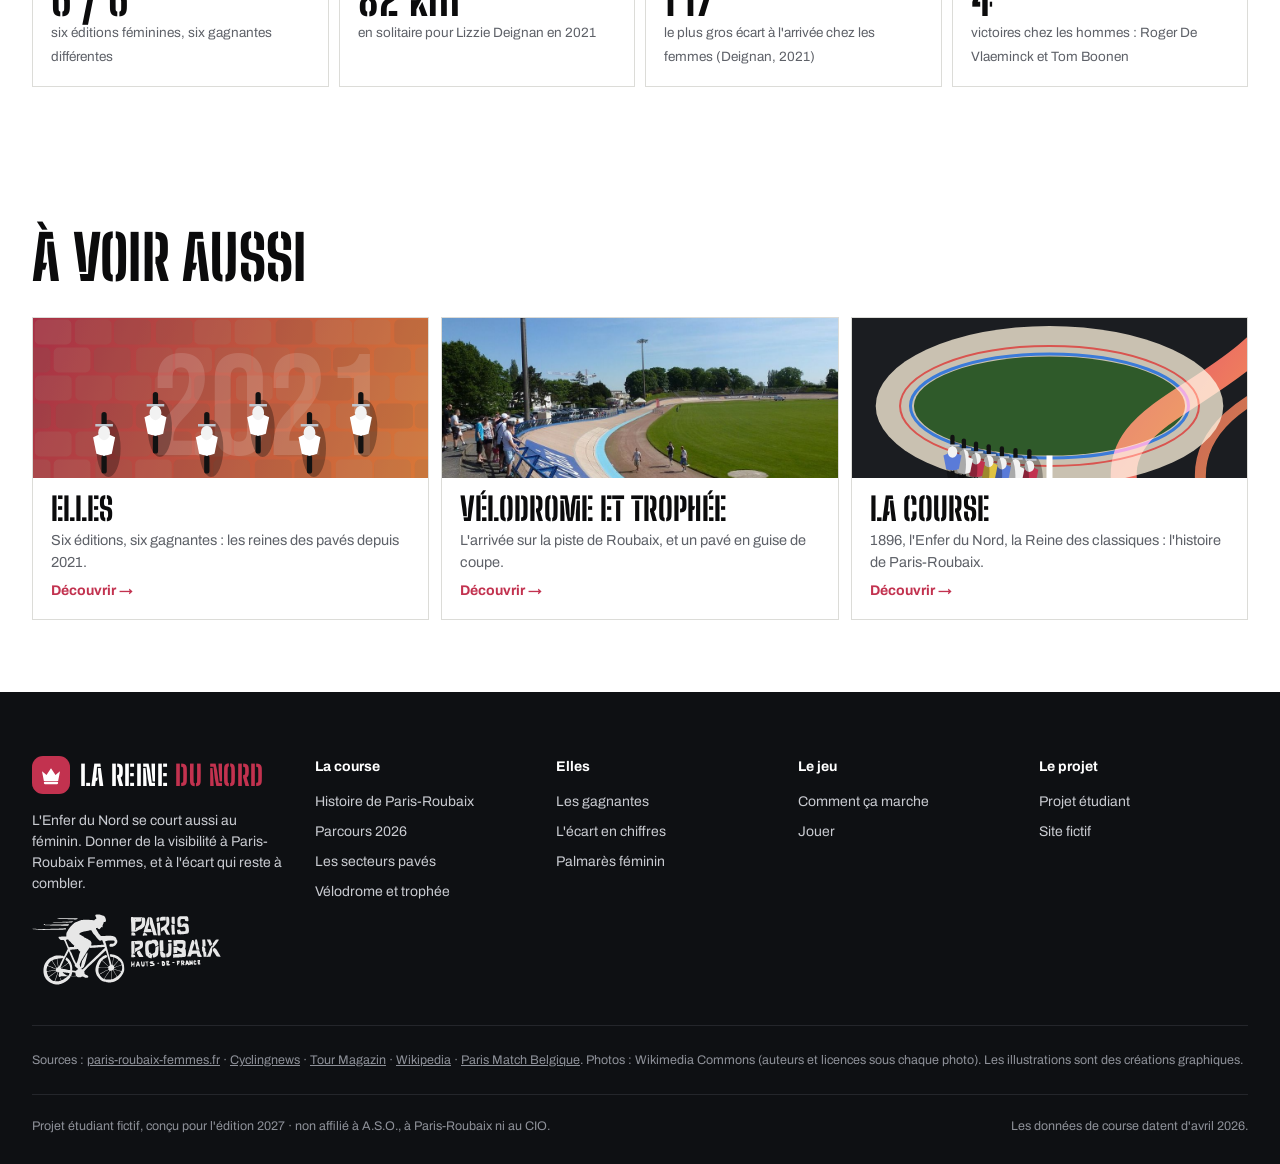
<file: palmares.html>
<!DOCTYPE html>
<html lang="fr">
<head>
<meta charset="utf-8">
<meta name="viewport" content="width=device-width, initial-scale=1">
<title>Palmarès · La Reine du Nord</title>
<meta name="description" content="Palmarès de Paris-Roubaix et de Paris-Roubaix Femmes depuis 2021, et les records.">
<link rel="preconnect" href="https://fonts.googleapis.com">
<link rel="preconnect" href="https://fonts.gstatic.com" crossorigin>
<link href="https://fonts.googleapis.com/css2?family=Bebas+Neue&family=Archivo:wght@400;500;600;700;800&display=swap" rel="stylesheet">
<link rel="stylesheet" href="site.css">
</head>
<body>
<canvas id="pavesBg" aria-hidden="true"></canvas>
<div class="pave-meter" aria-hidden="true"><i></i>Page pavée à&nbsp;<span id="paveCount">0</span>&nbsp;%</div>
<div class="util" role="navigation" aria-label="Liens rapides"><div class="wrap"><a href="elles.html">Paris-Roubaix Femmes</a><a href="parcours.html">Parcours 2026</a><a href="ecart.html">L'écart en chiffres</a><a href="arrivee.html">Vélodrome et trophée</a><a href="palmares.html" aria-current="page">Palmarès</a><a href="jeu.html">Jouer en différé</a><span class="lang">Français</span></div></div>
<header class="top">
  <div class="wrap">
    <a class="logo" href="index.html" aria-label="La Reine du Nord, accueil"><span class="logo-mark" aria-hidden="true"><svg viewBox="0 0 32 32"><path d="M4 11l6 5 6-9 6 9 6-5-2.5 13h-19z"/><rect x="6.5" y="25" width="19" height="3.2" rx="1.4"/></svg></span><span class="logo-word">La Reine <b>du Nord</b></span></a>
    <nav class="main" aria-label="Navigation principale"><a href="la-course.html">La course</a><a href="parcours.html">Le parcours</a><a href="paves.html">Les pavés</a><a href="elles.html">Elles</a><a href="palmares.html" aria-current="page">Palmarès</a><a href="le-jeu.html">Le jeu</a></nav>
    <div class="hdr-right">
      <a class="hdr-play" href="jeu.html">Jouer <svg viewBox="0 0 24 24" fill="none" stroke="currentColor" stroke-width="2.4" aria-hidden="true"><path d="M5 12h14M13 6l6 6-6 6"/></svg></a>
      <button class="hdr-menu" id="menuBtn" aria-expanded="false" aria-controls="mobileNav" aria-label="Ouvrir le menu"><svg viewBox="0 0 24 24" fill="none" stroke="currentColor" stroke-width="2"><path d="M4 7h16M4 12h16M4 17h16"/></svg></button>
    </div>
  </div>
  <nav class="mobile-nav" id="mobileNav" aria-label="Menu"><a href="index.html">Accueil</a><a href="la-course.html">La course</a><a href="parcours.html">Le parcours</a><a href="paves.html">Les pavés</a><a href="elles.html">Elles</a><a href="palmares.html" aria-current="page">Palmarès</a><a href="le-jeu.html">Le jeu</a><a href="ecart.html">L'écart en chiffres</a><a href="arrivee.html">Vélodrome et trophée</a></nav>
</header>
<main>
<div class="wrap crumbs"><a href="index.html">Accueil</a><span>›</span>Palmarès</div><div class="page-hero"><div class="wrap">
  <div><div class="eyebrow">Depuis la première édition féminine</div><h1 class="h-xxl">Palmarès</h1></div>
  <p class="lead">Toutes les gagnantes de Paris-Roubaix Femmes, et les vainqueurs chez les hommes sur les mêmes années.</p>
</div></div>
<section style="padding-top:0" aria-label="Liste des éditions"><div class="wrap">
  <div class="tabs" role="tablist" aria-label="Filtrer le palmarès" style="background:rgba(255,255,255,.92)">
    <button role="tab" aria-selected="true" data-f="all">Toutes les éditions</button>
    <button role="tab" aria-selected="false" data-f="fem">Paris-Roubaix Femmes</button>
    <button role="tab" aria-selected="false" data-f="hom">Paris-Roubaix</button>
  </div>
  <ul class="ed-list" id="edList" style="background:rgba(255,255,255,.85)"></ul>
</div></section>
<section aria-labelledby="records"><div class="wrap">
  <div class="sec-head"><h2 class="h-l" id="records">Les records</h2></div>
  <div class="keyfacts">
    <div><b>6 / 6</b><span>six éditions féminines, six gagnantes différentes</span></div>
    <div><b>82 km</b><span>en solitaire pour Lizzie Deignan en 2021</span></div>
    <div><b>1′17″</b><span>le plus gros écart à l'arrivée chez les femmes (Deignan, 2021)</span></div>
    <div><b>4</b><span>victoires chez les hommes : Roger De Vlaeminck et Tom Boonen</span></div>
  </div>
</div></section>
<section aria-labelledby="also"><div class="wrap"><div class="sec-head"><h2 class="h-l" id="also">À voir aussi</h2></div><div class="cards3"><a class="link-card" href="elles.html"><canvas data-art="elles" aria-hidden="true"></canvas><div class="t"><h3>Elles</h3><p>Six éditions, six gagnantes : les reines des pavés depuis 2021.</p><span class="go">Découvrir →</span></div></a><a class="link-card" href="arrivee.html"><img src="photos/velodrome.jpg" alt="" loading="lazy"><div class="t"><h3>Vélodrome et trophée</h3><p>L'arrivée sur la piste de Roubaix, et un pavé en guise de coupe.</p><span class="go">Découvrir →</span></div></a><a class="link-card" href="la-course.html"><canvas data-art="velodrome" aria-hidden="true"></canvas><div class="t"><h3>La course</h3><p>1896, l'Enfer du Nord, la Reine des classiques : l'histoire de Paris-Roubaix.</p><span class="go">Découvrir →</span></div></a></div></div></section>
</main>
<footer>
  <div class="wrap">
    <div class="f-top">
      <div><a class="logo" href="index.html"><span class="logo-mark" aria-hidden="true"><svg viewBox="0 0 32 32"><path d="M4 11l6 5 6-9 6 9 6-5-2.5 13h-19z"/><rect x="6.5" y="25" width="19" height="3.2" rx="1.4"/></svg></span><span class="logo-word">La Reine <b>du Nord</b></span></a><p style="margin:16px 0 0;max-width:260px">L'Enfer du Nord se court aussi au féminin. Donner de la visibilité à Paris-Roubaix Femmes, et à l'écart qui reste à combler.</p><span class="prl full f-mark" role="img" aria-label="Paris-Roubaix, Hauts-de-France"></span></div>
      <div><h5>La course</h5><ul><li><a href="la-course.html">Histoire de Paris-Roubaix</a></li><li><a href="parcours.html">Parcours 2026</a></li><li><a href="paves.html">Les secteurs pavés</a></li><li><a href="arrivee.html">Vélodrome et trophée</a></li></ul></div>
      <div><h5>Elles</h5><ul><li><a href="elles.html">Les gagnantes</a></li><li><a href="ecart.html">L'écart en chiffres</a></li><li><a href="palmares.html#femmes">Palmarès féminin</a></li></ul></div>
      <div><h5>Le jeu</h5><ul><li><a href="le-jeu.html">Comment ça marche</a></li><li><a href="jeu.html">Jouer</a></li></ul></div>
      <div><h5>Le projet</h5><ul><li>Projet étudiant</li><li>Site fictif</li></ul></div>
    </div>
    <div class="f-src">
      Sources : <a href="https://www.paris-roubaix-femmes.fr/en/news/2026/stage-1/sensational-koch-beats-vos-and-pfp-for-roubaix-glory/997">paris-roubaix-femmes.fr</a> ·
      <a href="https://www.cyclingnews.com/pro-cycling/womens-cycling/toughest-paris-roubaix-femmes-route-yet-unveiled-featuring-more-cobbles-and-three-new-sectors-for-2026/">Cyclingnews</a> ·
      <a href="https://www.tour-magazin.de/fr/paris-roubaix-france/lexique-du-cyclisme-10-choses-a-savoir-sur-paris-roubaix/">Tour Magazin</a> ·
      <a href="https://en.wikipedia.org/wiki/Paris%E2%80%93Roubaix_Femmes">Wikipedia</a> ·
      <a href="https://www.parismatch.be/actualites/sport/2026/04/12/cyclisme-wout-van-aert-remporte-son-premier-paris-roubaix-devant-tadej-pogacar-3H2WKHQLJZF2TKGWSVUHKELG44/">Paris Match Belgique</a>.
      Photos : Wikimedia Commons (auteurs et licences sous chaque photo). Les illustrations sont des créations graphiques.
    </div>
    <div class="f-bot"><span>Projet étudiant fictif, conçu pour l'édition 2027 · non affilié à A.S.O., à Paris-Roubaix ni au CIO.</span><span>Les données de course datent d'avril 2026.</span></div>
  </div>
</footer>
<script src="site.js"></script>
</body>
</html>
</file>
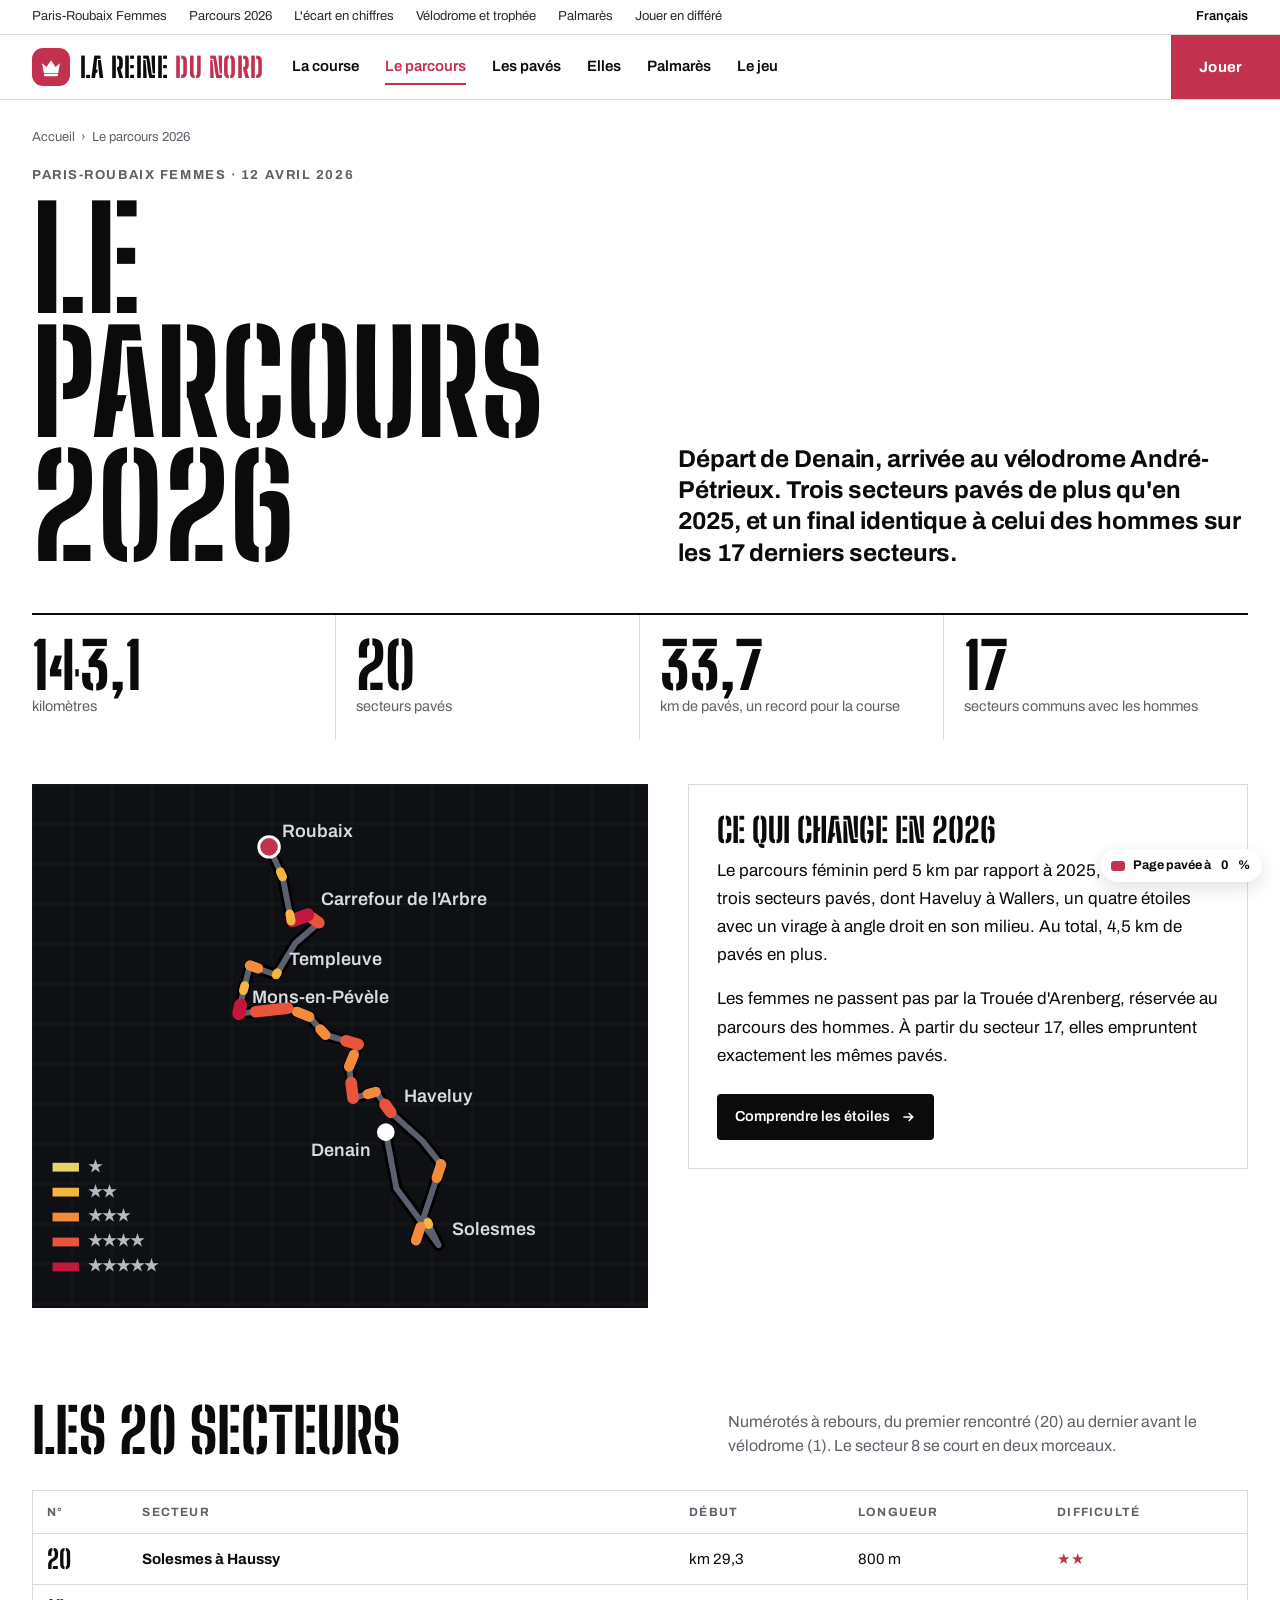
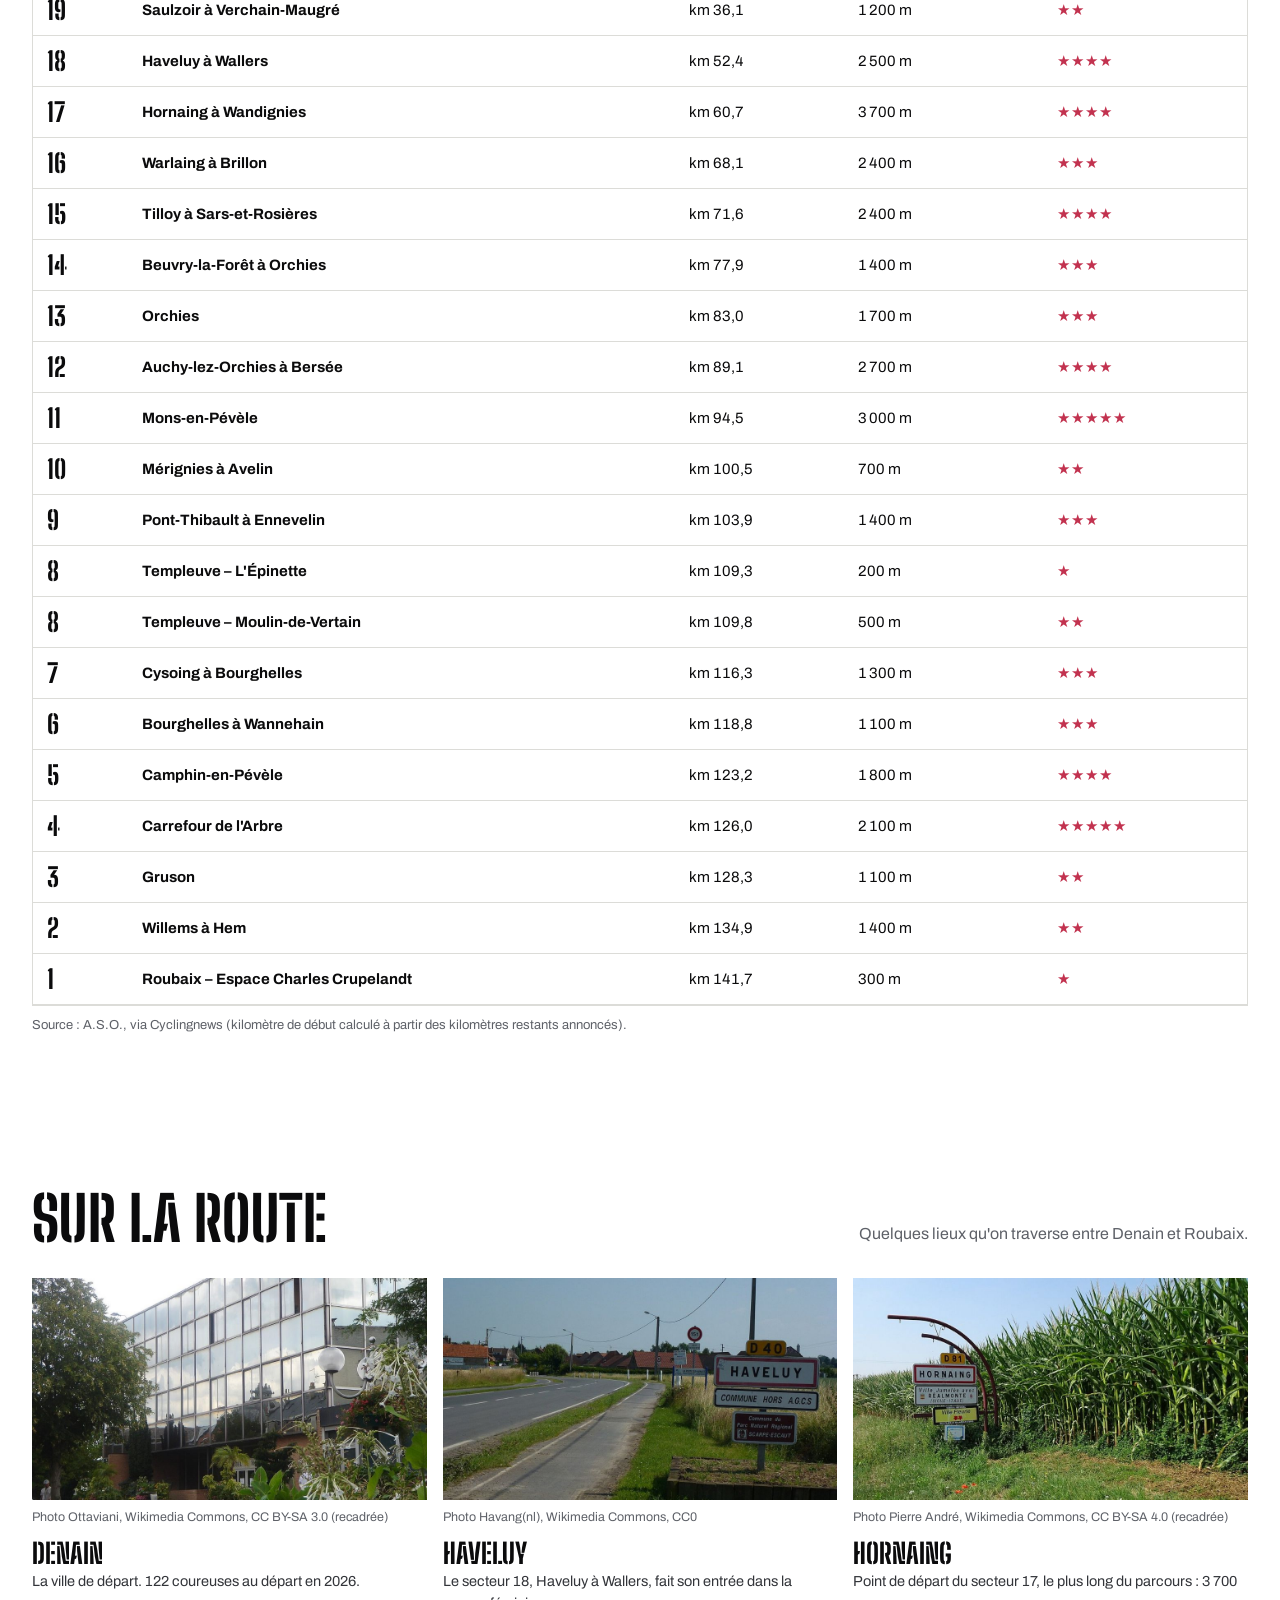
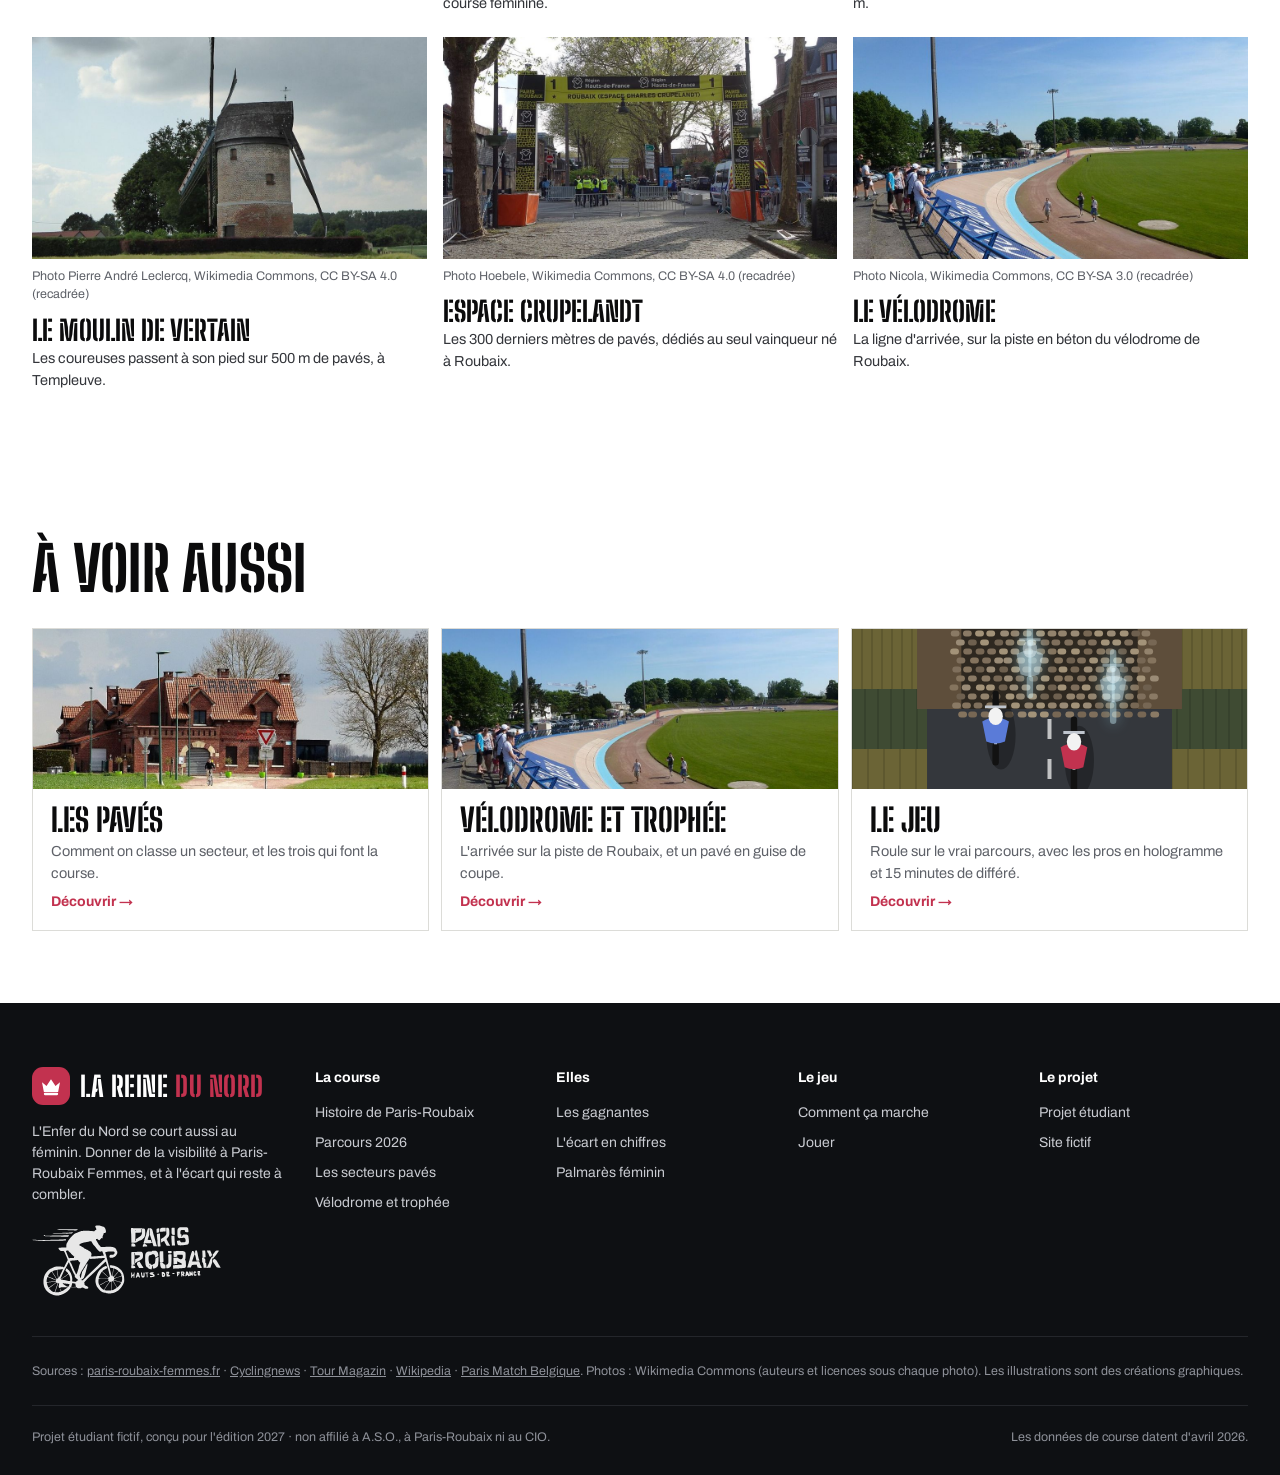
<file: parcours.html>
<!DOCTYPE html>
<html lang="fr">
<head>
<meta charset="utf-8">
<meta name="viewport" content="width=device-width, initial-scale=1">
<title>Le parcours 2026 · La Reine du Nord</title>
<meta name="description" content="Le parcours 2026 de Paris-Roubaix Femmes : 143,1 km de Denain à Roubaix, les 20 secteurs pavés et les lieux-dits.">
<link rel="preconnect" href="https://fonts.googleapis.com">
<link rel="preconnect" href="https://fonts.gstatic.com" crossorigin>
<link href="https://fonts.googleapis.com/css2?family=Bebas+Neue&family=Archivo:wght@400;500;600;700;800&display=swap" rel="stylesheet">
<link rel="stylesheet" href="site.css">
</head>
<body>
<canvas id="pavesBg" aria-hidden="true"></canvas>
<div class="pave-meter" aria-hidden="true"><i></i>Page pavée à&nbsp;<span id="paveCount">0</span>&nbsp;%</div>
<div class="util" role="navigation" aria-label="Liens rapides"><div class="wrap"><a href="elles.html">Paris-Roubaix Femmes</a><a href="parcours.html" aria-current="page">Parcours 2026</a><a href="ecart.html">L'écart en chiffres</a><a href="arrivee.html">Vélodrome et trophée</a><a href="palmares.html">Palmarès</a><a href="jeu.html">Jouer en différé</a><span class="lang">Français</span></div></div>
<header class="top">
  <div class="wrap">
    <a class="logo" href="index.html" aria-label="La Reine du Nord, accueil"><span class="logo-mark" aria-hidden="true"><svg viewBox="0 0 32 32"><path d="M4 11l6 5 6-9 6 9 6-5-2.5 13h-19z"/><rect x="6.5" y="25" width="19" height="3.2" rx="1.4"/></svg></span><span class="logo-word">La Reine <b>du Nord</b></span></a>
    <nav class="main" aria-label="Navigation principale"><a href="la-course.html">La course</a><a href="parcours.html" aria-current="page">Le parcours</a><a href="paves.html">Les pavés</a><a href="elles.html">Elles</a><a href="palmares.html">Palmarès</a><a href="le-jeu.html">Le jeu</a></nav>
    <div class="hdr-right">
      <a class="hdr-play" href="jeu.html">Jouer <svg viewBox="0 0 24 24" fill="none" stroke="currentColor" stroke-width="2.4" aria-hidden="true"><path d="M5 12h14M13 6l6 6-6 6"/></svg></a>
      <button class="hdr-menu" id="menuBtn" aria-expanded="false" aria-controls="mobileNav" aria-label="Ouvrir le menu"><svg viewBox="0 0 24 24" fill="none" stroke="currentColor" stroke-width="2"><path d="M4 7h16M4 12h16M4 17h16"/></svg></button>
    </div>
  </div>
  <nav class="mobile-nav" id="mobileNav" aria-label="Menu"><a href="index.html">Accueil</a><a href="la-course.html">La course</a><a href="parcours.html" aria-current="page">Le parcours</a><a href="paves.html">Les pavés</a><a href="elles.html">Elles</a><a href="palmares.html">Palmarès</a><a href="le-jeu.html">Le jeu</a><a href="ecart.html">L'écart en chiffres</a><a href="arrivee.html">Vélodrome et trophée</a></nav>
</header>
<main>
<div class="wrap crumbs"><a href="index.html">Accueil</a><span>›</span>Le parcours 2026</div><div class="page-hero"><div class="wrap">
  <div><div class="eyebrow">Paris-Roubaix Femmes · 12 avril 2026</div><h1 class="h-xxl">Le parcours<br>2026</h1></div>
  <p class="lead">Départ de Denain, arrivée au vélodrome André-Pétrieux. Trois secteurs pavés de plus qu'en 2025, et un final identique à celui des hommes sur les 17 derniers secteurs.</p>
</div></div>
<section style="padding-top:0"><div class="wrap">
  <div class="stats" style="background:rgba(255,255,255,.92)">
    <div class="stat"><b>143,1</b><span>kilomètres</span></div>
    <div class="stat"><b>20</b><span>secteurs pavés</span></div>
    <div class="stat"><b>33,7</b><span>km de pavés, un record pour la course</span></div>
    <div class="stat"><b>17</b><span>secteurs communs avec les hommes</span></div>
  </div>
  <div class="route-grid">
    <div class="route-map"><canvas data-art="carte" aria-label="Tracé schématique de Denain à Roubaix avec les secteurs pavés" role="img"></canvas></div>
    <div class="panel prose">
      <h3 style="margin-top:0">Ce qui change en 2026</h3>
      <p>Le parcours féminin perd 5 km par rapport à 2025, mais gagne trois secteurs pavés, dont Haveluy à Wallers, un quatre étoiles avec un virage à angle droit en son milieu. Au total, 4,5 km de pavés en plus.</p>
      <p>Les femmes ne passent pas par la Trouée d'Arenberg, réservée au parcours des hommes. À partir du secteur 17, elles empruntent exactement les mêmes pavés.</p>
      <div class="btns"><a class="btn-pill btn-dark" href="paves.html">Comprendre les étoiles <svg viewBox="0 0 24 24" fill="none" stroke="currentColor" stroke-width="2.4" aria-hidden="true"><path d="M5 12h14M13 6l6 6-6 6"/></svg></a></div>
    </div>
  </div>
</div></section>
<section style="padding-top:24px" aria-labelledby="secteurs"><div class="wrap">
  <div class="sec-head"><h2 class="h-l" id="secteurs">Les 20 secteurs</h2><p>Numérotés à rebours, du premier rencontré (20) au dernier avant le vélodrome (1). Le secteur 8 se court en deux morceaux.</p></div>
  <div class="table-wrap"><table class="table"><thead><tr><th>N°</th><th>Secteur</th><th>Début</th><th>Longueur</th><th>Difficulté</th></tr></thead><tbody><tr><td class="n">20</td><td><b>Solesmes à Haussy</b></td><td class="num">km 29,3</td><td class="num">800 m</td><td class="stars">★★</td></tr><tr><td class="n">19</td><td><b>Saulzoir à Verchain-Maugré</b></td><td class="num">km 36,1</td><td class="num">1 200 m</td><td class="stars">★★</td></tr><tr><td class="n">18</td><td><b>Haveluy à Wallers</b></td><td class="num">km 52,4</td><td class="num">2 500 m</td><td class="stars">★★★★</td></tr><tr><td class="n">17</td><td><b>Hornaing à Wandignies</b></td><td class="num">km 60,7</td><td class="num">3 700 m</td><td class="stars">★★★★</td></tr><tr><td class="n">16</td><td><b>Warlaing à Brillon</b></td><td class="num">km 68,1</td><td class="num">2 400 m</td><td class="stars">★★★</td></tr><tr><td class="n">15</td><td><b>Tilloy à Sars-et-Rosières</b></td><td class="num">km 71,6</td><td class="num">2 400 m</td><td class="stars">★★★★</td></tr><tr><td class="n">14</td><td><b>Beuvry-la-Forêt à Orchies</b></td><td class="num">km 77,9</td><td class="num">1 400 m</td><td class="stars">★★★</td></tr><tr><td class="n">13</td><td><b>Orchies</b></td><td class="num">km 83,0</td><td class="num">1 700 m</td><td class="stars">★★★</td></tr><tr><td class="n">12</td><td><b>Auchy-lez-Orchies à Bersée</b></td><td class="num">km 89,1</td><td class="num">2 700 m</td><td class="stars">★★★★</td></tr><tr><td class="n">11</td><td><b>Mons-en-Pévèle</b></td><td class="num">km 94,5</td><td class="num">3 000 m</td><td class="stars">★★★★★</td></tr><tr><td class="n">10</td><td><b>Mérignies à Avelin</b></td><td class="num">km 100,5</td><td class="num">700 m</td><td class="stars">★★</td></tr><tr><td class="n">9</td><td><b>Pont-Thibault à Ennevelin</b></td><td class="num">km 103,9</td><td class="num">1 400 m</td><td class="stars">★★★</td></tr><tr><td class="n">8</td><td><b>Templeuve – L&#x27;Épinette</b></td><td class="num">km 109,3</td><td class="num">200 m</td><td class="stars">★</td></tr><tr><td class="n">8</td><td><b>Templeuve – Moulin-de-Vertain</b></td><td class="num">km 109,8</td><td class="num">500 m</td><td class="stars">★★</td></tr><tr><td class="n">7</td><td><b>Cysoing à Bourghelles</b></td><td class="num">km 116,3</td><td class="num">1 300 m</td><td class="stars">★★★</td></tr><tr><td class="n">6</td><td><b>Bourghelles à Wannehain</b></td><td class="num">km 118,8</td><td class="num">1 100 m</td><td class="stars">★★★</td></tr><tr><td class="n">5</td><td><b>Camphin-en-Pévèle</b></td><td class="num">km 123,2</td><td class="num">1 800 m</td><td class="stars">★★★★</td></tr><tr><td class="n">4</td><td><b>Carrefour de l&#x27;Arbre</b></td><td class="num">km 126,0</td><td class="num">2 100 m</td><td class="stars">★★★★★</td></tr><tr><td class="n">3</td><td><b>Gruson</b></td><td class="num">km 128,3</td><td class="num">1 100 m</td><td class="stars">★★</td></tr><tr><td class="n">2</td><td><b>Willems à Hem</b></td><td class="num">km 134,9</td><td class="num">1 400 m</td><td class="stars">★★</td></tr><tr><td class="n">1</td><td><b>Roubaix – Espace Charles Crupelandt</b></td><td class="num">km 141,7</td><td class="num">300 m</td><td class="stars">★</td></tr></tbody></table></div>
  <p style="font-size:13px;color:var(--muted);margin-top:10px">Source : A.S.O., via Cyclingnews (kilomètre de début calculé à partir des kilomètres restants annoncés).</p>
</div></section>
<section aria-labelledby="lieux"><div class="wrap">
  <div class="sec-head"><h2 class="h-l" id="lieux">Sur la route</h2><p>Quelques lieux qu'on traverse entre Denain et Roubaix.</p></div>
  <div class="gallery">
    <div><figure class="photo"><img src="photos/denain.jpg" alt="La mairie de Denain" loading="lazy"><figcaption>Photo Ottaviani, Wikimedia Commons, CC BY-SA 3.0 (recadrée)</figcaption></figure><h3>Denain</h3><p>La ville de départ. 122 coureuses au départ en 2026.</p></div>
    <div><figure class="photo"><img src="photos/haveluy.jpg" alt="Panneau d&#x27;entrée de Haveluy" loading="lazy"><figcaption>Photo Havang(nl), Wikimedia Commons, CC0</figcaption></figure><h3>Haveluy</h3><p>Le secteur 18, Haveluy à Wallers, fait son entrée dans la course féminine.</p></div>
    <div><figure class="photo"><img src="photos/hornaing.jpg" alt="Panneau d&#x27;entrée de Hornaing" loading="lazy"><figcaption>Photo Pierre André, Wikimedia Commons, CC BY-SA 4.0 (recadrée)</figcaption></figure><h3>Hornaing</h3><p>Point de départ du secteur 17, le plus long du parcours : 3 700 m.</p></div>
    <div><figure class="photo"><img src="photos/moulin-vertain.jpg" alt="Le moulin de Vertain à Templeuve" loading="lazy"><figcaption>Photo Pierre André Leclercq, Wikimedia Commons, CC BY-SA 4.0 (recadrée)</figcaption></figure><h3>Le moulin de Vertain</h3><p>Les coureuses passent à son pied sur 500 m de pavés, à Templeuve.</p></div>
    <div><figure class="photo"><img src="photos/crupelandt.jpg" alt="L&#x27;Espace Charles Crupelandt à Roubaix" loading="lazy"><figcaption>Photo Hoebele, Wikimedia Commons, CC BY-SA 4.0 (recadrée)</figcaption></figure><h3>Espace Crupelandt</h3><p>Les 300 derniers mètres de pavés, dédiés au seul vainqueur né à Roubaix.</p></div>
    <div><figure class="photo"><img src="photos/velodrome.jpg" alt="Le vélodrome André-Pétrieux" loading="lazy"><figcaption>Photo Nicola, Wikimedia Commons, CC BY-SA 3.0 (recadrée)</figcaption></figure><h3>Le vélodrome</h3><p>La ligne d'arrivée, sur la piste en béton du vélodrome de Roubaix.</p></div>
  </div>
</div></section>
<section aria-labelledby="also"><div class="wrap"><div class="sec-head"><h2 class="h-l" id="also">À voir aussi</h2></div><div class="cards3"><a class="link-card" href="paves.html"><img src="photos/carrefour-arbre.jpg" alt="" loading="lazy"><div class="t"><h3>Les pavés</h3><p>Comment on classe un secteur, et les trois qui font la course.</p><span class="go">Découvrir →</span></div></a><a class="link-card" href="arrivee.html"><img src="photos/velodrome.jpg" alt="" loading="lazy"><div class="t"><h3>Vélodrome et trophée</h3><p>L'arrivée sur la piste de Roubaix, et un pavé en guise de coupe.</p><span class="go">Découvrir →</span></div></a><a class="link-card" href="le-jeu.html"><canvas data-art="jeu" aria-hidden="true"></canvas><div class="t"><h3>Le jeu</h3><p>Roule sur le vrai parcours, avec les pros en hologramme et 15 minutes de différé.</p><span class="go">Découvrir →</span></div></a></div></div></section>
</main>
<footer>
  <div class="wrap">
    <div class="f-top">
      <div><a class="logo" href="index.html"><span class="logo-mark" aria-hidden="true"><svg viewBox="0 0 32 32"><path d="M4 11l6 5 6-9 6 9 6-5-2.5 13h-19z"/><rect x="6.5" y="25" width="19" height="3.2" rx="1.4"/></svg></span><span class="logo-word">La Reine <b>du Nord</b></span></a><p style="margin:16px 0 0;max-width:260px">L'Enfer du Nord se court aussi au féminin. Donner de la visibilité à Paris-Roubaix Femmes, et à l'écart qui reste à combler.</p><span class="prl full f-mark" role="img" aria-label="Paris-Roubaix, Hauts-de-France"></span></div>
      <div><h5>La course</h5><ul><li><a href="la-course.html">Histoire de Paris-Roubaix</a></li><li><a href="parcours.html">Parcours 2026</a></li><li><a href="paves.html">Les secteurs pavés</a></li><li><a href="arrivee.html">Vélodrome et trophée</a></li></ul></div>
      <div><h5>Elles</h5><ul><li><a href="elles.html">Les gagnantes</a></li><li><a href="ecart.html">L'écart en chiffres</a></li><li><a href="palmares.html#femmes">Palmarès féminin</a></li></ul></div>
      <div><h5>Le jeu</h5><ul><li><a href="le-jeu.html">Comment ça marche</a></li><li><a href="jeu.html">Jouer</a></li></ul></div>
      <div><h5>Le projet</h5><ul><li>Projet étudiant</li><li>Site fictif</li></ul></div>
    </div>
    <div class="f-src">
      Sources : <a href="https://www.paris-roubaix-femmes.fr/en/news/2026/stage-1/sensational-koch-beats-vos-and-pfp-for-roubaix-glory/997">paris-roubaix-femmes.fr</a> ·
      <a href="https://www.cyclingnews.com/pro-cycling/womens-cycling/toughest-paris-roubaix-femmes-route-yet-unveiled-featuring-more-cobbles-and-three-new-sectors-for-2026/">Cyclingnews</a> ·
      <a href="https://www.tour-magazin.de/fr/paris-roubaix-france/lexique-du-cyclisme-10-choses-a-savoir-sur-paris-roubaix/">Tour Magazin</a> ·
      <a href="https://en.wikipedia.org/wiki/Paris%E2%80%93Roubaix_Femmes">Wikipedia</a> ·
      <a href="https://www.parismatch.be/actualites/sport/2026/04/12/cyclisme-wout-van-aert-remporte-son-premier-paris-roubaix-devant-tadej-pogacar-3H2WKHQLJZF2TKGWSVUHKELG44/">Paris Match Belgique</a>.
      Photos : Wikimedia Commons (auteurs et licences sous chaque photo). Les illustrations sont des créations graphiques.
    </div>
    <div class="f-bot"><span>Projet étudiant fictif, conçu pour l'édition 2027 · non affilié à A.S.O., à Paris-Roubaix ni au CIO.</span><span>Les données de course datent d'avril 2026.</span></div>
  </div>
</footer>
<script src="site.js"></script>
</body>
</html>
</file>
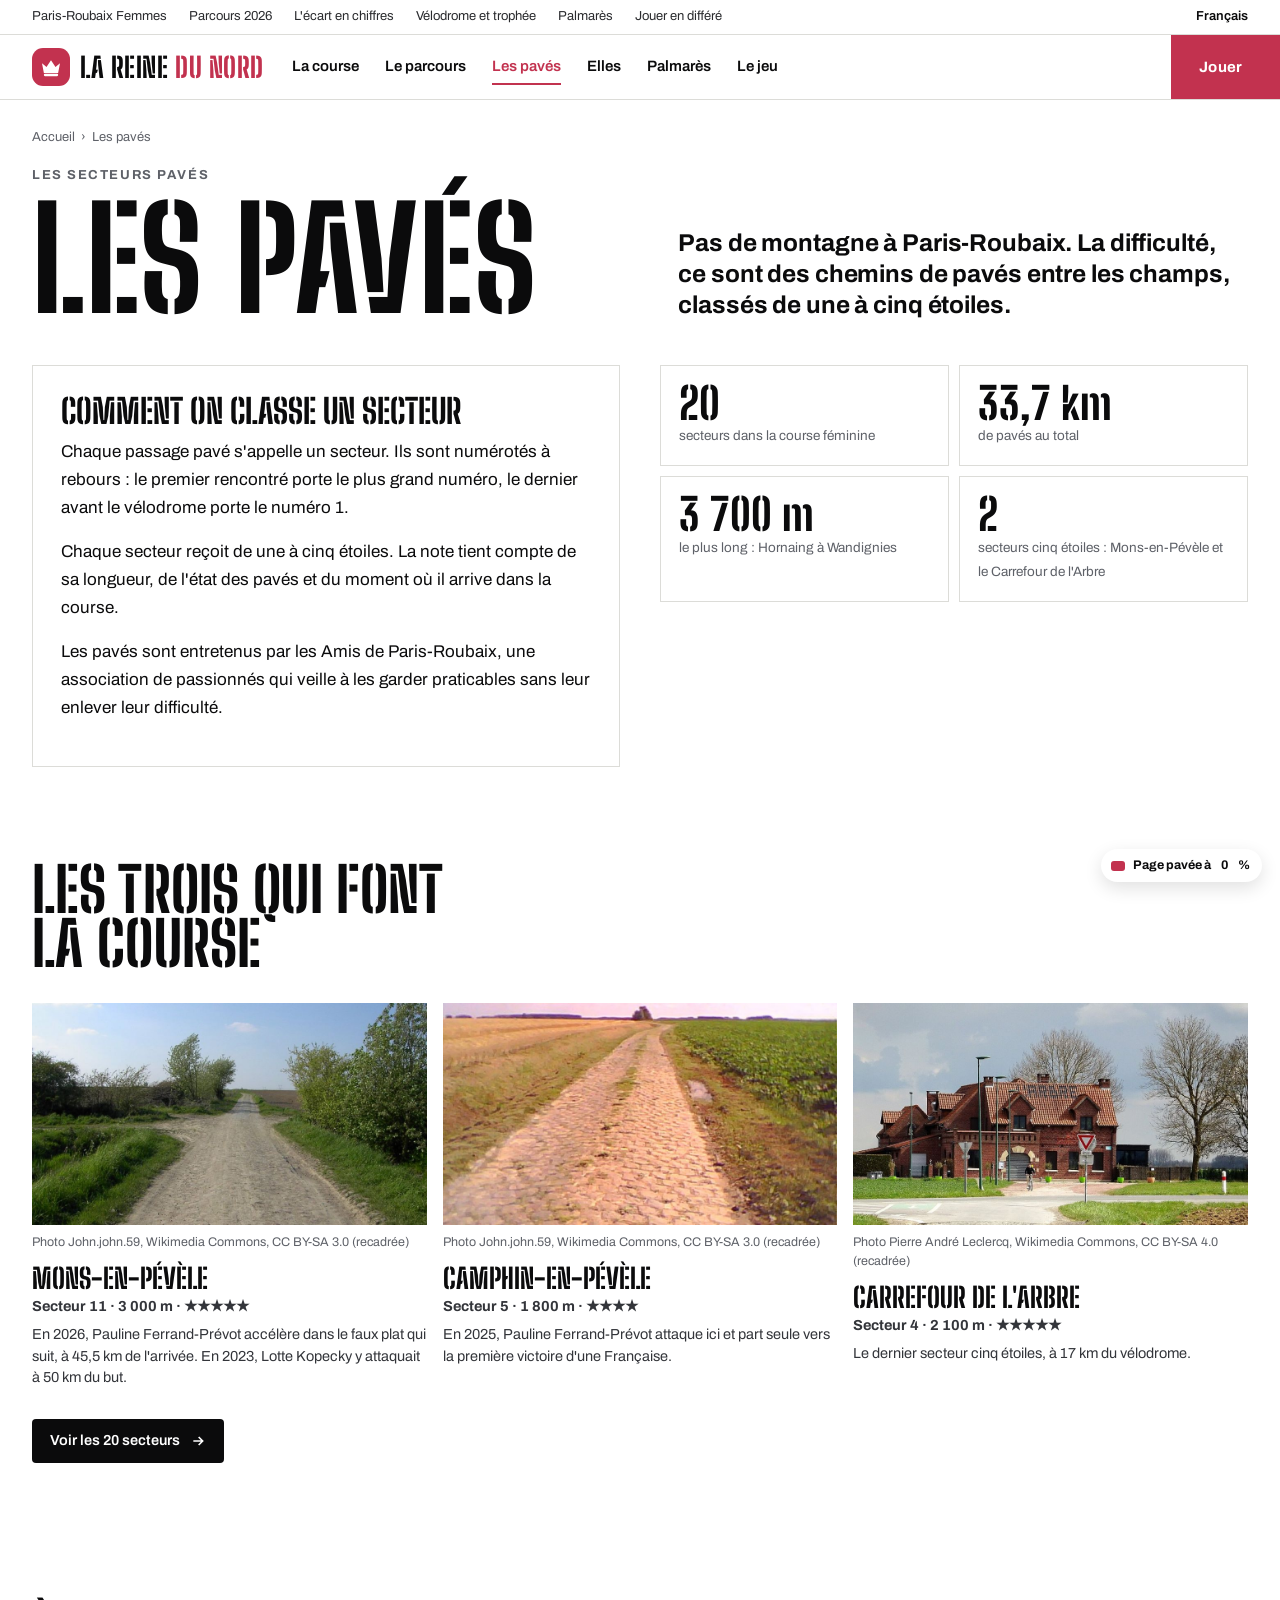
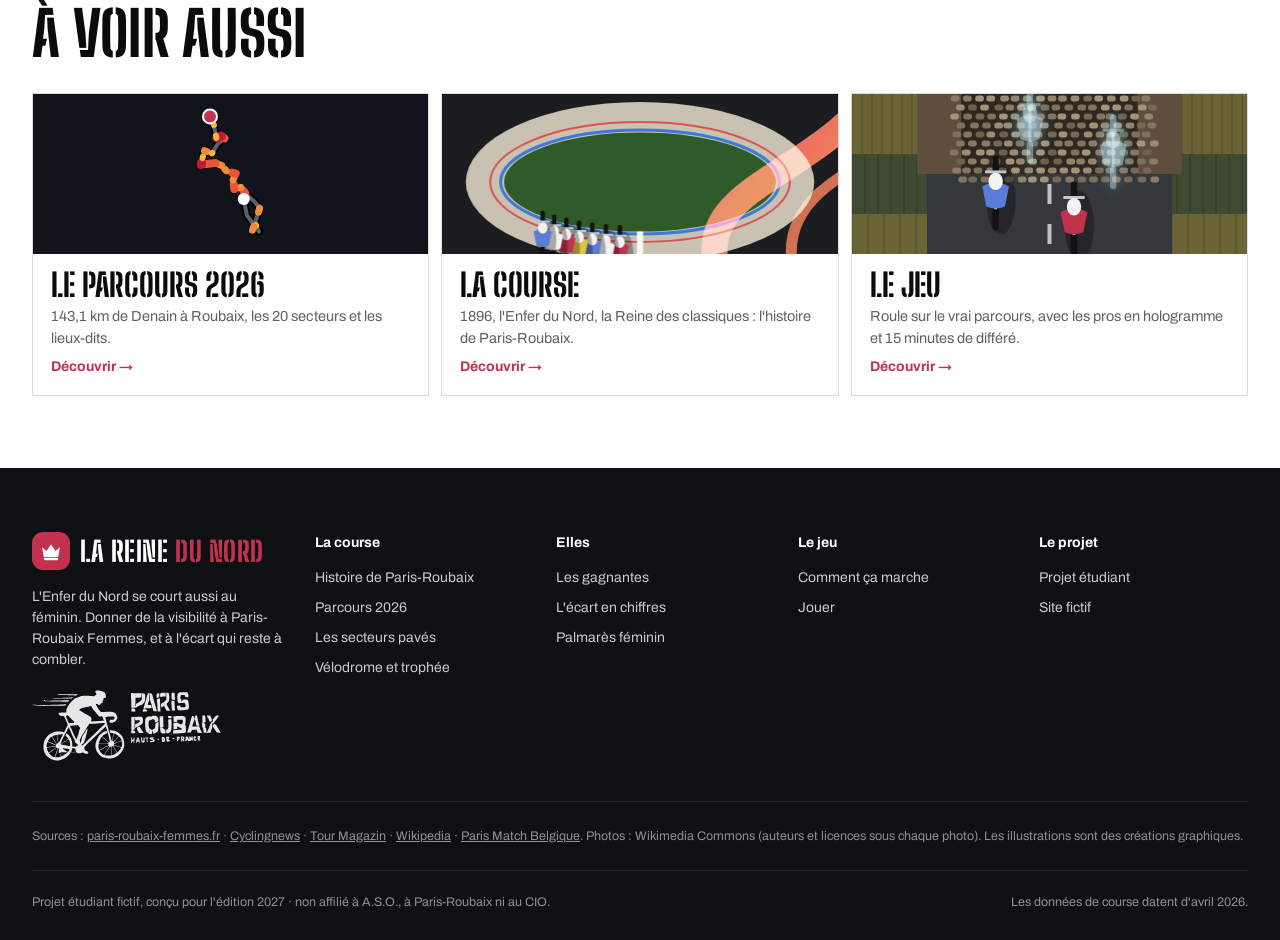
<file: paves.html>
<!DOCTYPE html>
<html lang="fr">
<head>
<meta charset="utf-8">
<meta name="viewport" content="width=device-width, initial-scale=1">
<title>Les pavés · La Reine du Nord</title>
<meta name="description" content="Les secteurs pavés de Paris-Roubaix : le classement en étoiles, et Mons-en-Pévèle, Camphin-en-Pévèle et le Carrefour de l&#x27;Arbre.">
<link rel="preconnect" href="https://fonts.googleapis.com">
<link rel="preconnect" href="https://fonts.gstatic.com" crossorigin>
<link href="https://fonts.googleapis.com/css2?family=Bebas+Neue&family=Archivo:wght@400;500;600;700;800&display=swap" rel="stylesheet">
<link rel="stylesheet" href="site.css">
</head>
<body>
<canvas id="pavesBg" aria-hidden="true"></canvas>
<div class="pave-meter" aria-hidden="true"><i></i>Page pavée à&nbsp;<span id="paveCount">0</span>&nbsp;%</div>
<div class="util" role="navigation" aria-label="Liens rapides"><div class="wrap"><a href="elles.html">Paris-Roubaix Femmes</a><a href="parcours.html">Parcours 2026</a><a href="ecart.html">L'écart en chiffres</a><a href="arrivee.html">Vélodrome et trophée</a><a href="palmares.html">Palmarès</a><a href="jeu.html">Jouer en différé</a><span class="lang">Français</span></div></div>
<header class="top">
  <div class="wrap">
    <a class="logo" href="index.html" aria-label="La Reine du Nord, accueil"><span class="logo-mark" aria-hidden="true"><svg viewBox="0 0 32 32"><path d="M4 11l6 5 6-9 6 9 6-5-2.5 13h-19z"/><rect x="6.5" y="25" width="19" height="3.2" rx="1.4"/></svg></span><span class="logo-word">La Reine <b>du Nord</b></span></a>
    <nav class="main" aria-label="Navigation principale"><a href="la-course.html">La course</a><a href="parcours.html">Le parcours</a><a href="paves.html" aria-current="page">Les pavés</a><a href="elles.html">Elles</a><a href="palmares.html">Palmarès</a><a href="le-jeu.html">Le jeu</a></nav>
    <div class="hdr-right">
      <a class="hdr-play" href="jeu.html">Jouer <svg viewBox="0 0 24 24" fill="none" stroke="currentColor" stroke-width="2.4" aria-hidden="true"><path d="M5 12h14M13 6l6 6-6 6"/></svg></a>
      <button class="hdr-menu" id="menuBtn" aria-expanded="false" aria-controls="mobileNav" aria-label="Ouvrir le menu"><svg viewBox="0 0 24 24" fill="none" stroke="currentColor" stroke-width="2"><path d="M4 7h16M4 12h16M4 17h16"/></svg></button>
    </div>
  </div>
  <nav class="mobile-nav" id="mobileNav" aria-label="Menu"><a href="index.html">Accueil</a><a href="la-course.html">La course</a><a href="parcours.html">Le parcours</a><a href="paves.html" aria-current="page">Les pavés</a><a href="elles.html">Elles</a><a href="palmares.html">Palmarès</a><a href="le-jeu.html">Le jeu</a><a href="ecart.html">L'écart en chiffres</a><a href="arrivee.html">Vélodrome et trophée</a></nav>
</header>
<main>
<div class="wrap crumbs"><a href="index.html">Accueil</a><span>›</span>Les pavés</div><div class="page-hero"><div class="wrap">
  <div><div class="eyebrow">Les secteurs pavés</div><h1 class="h-xxl">Les pavés</h1></div>
  <p class="lead">Pas de montagne à Paris-Roubaix. La difficulté, ce sont des chemins de pavés entre les champs, classés de une à cinq étoiles.</p>
</div></div>
<section style="padding-top:0"><div class="wrap two">
  <div class="panel prose">
    <h3 style="margin-top:0">Comment on classe un secteur</h3>
    <p>Chaque passage pavé s'appelle un secteur. Ils sont numérotés à rebours : le premier rencontré porte le plus grand numéro, le dernier avant le vélodrome porte le numéro 1.</p>
    <p>Chaque secteur reçoit de une à cinq étoiles. La note tient compte de sa longueur, de l'état des pavés et du moment où il arrive dans la course.</p>
    <p>Les pavés sont entretenus par les Amis de Paris-Roubaix, une association de passionnés qui veille à les garder praticables sans leur enlever leur difficulté.</p>
  </div>
  <div class="keyfacts" style="grid-template-columns:1fr 1fr">
    <div><b>20</b><span>secteurs dans la course féminine</span></div>
    <div><b>33,7 km</b><span>de pavés au total</span></div>
    <div><b>3 700 m</b><span>le plus long : Hornaing à Wandignies</span></div>
    <div><b>2</b><span>secteurs cinq étoiles : Mons-en-Pévèle et le Carrefour de l'Arbre</span></div>
  </div>
</div></section>
<section style="padding-top:24px" aria-labelledby="trois"><div class="wrap">
  <div class="sec-head"><h2 class="h-l" id="trois">Les trois qui font<br>la course</h2></div>
  <div class="gallery">
    <div><figure class="photo"><img src="photos/mons-en-pevele.jpg" alt="Le secteur pavé de Mons-en-Pévèle" loading="lazy"><figcaption>Photo John.john.59, Wikimedia Commons, CC BY-SA 3.0 (recadrée)</figcaption></figure><h3>Mons-en-Pévèle</h3><p><b>Secteur 11 · 3 000 m · ★★★★★</b></p><p>En 2026, Pauline Ferrand-Prévot accélère dans le faux plat qui suit, à 45,5 km de l'arrivée. En 2023, Lotte Kopecky y attaquait à 50 km du but.</p></div>
    <div><figure class="photo"><img src="photos/camphin.jpg" alt="Le secteur pavé de Camphin-en-Pévèle" loading="lazy"><figcaption>Photo John.john.59, Wikimedia Commons, CC BY-SA 3.0 (recadrée)</figcaption></figure><h3>Camphin-en-Pévèle</h3><p><b>Secteur 5 · 1 800 m · ★★★★</b></p><p>En 2025, Pauline Ferrand-Prévot attaque ici et part seule vers la première victoire d'une Française.</p></div>
    <div><figure class="photo"><img src="photos/carrefour-arbre.jpg" alt="Le Carrefour de l&#x27;Arbre à Gruson" loading="lazy"><figcaption>Photo Pierre André Leclercq, Wikimedia Commons, CC BY-SA 4.0 (recadrée)</figcaption></figure><h3>Carrefour de l'Arbre</h3><p><b>Secteur 4 · 2 100 m · ★★★★★</b></p><p>Le dernier secteur cinq étoiles, à 17 km du vélodrome.</p></div>
  </div>
  <div class="btns"><a class="btn-pill btn-dark" href="parcours.html">Voir les 20 secteurs <svg viewBox="0 0 24 24" fill="none" stroke="currentColor" stroke-width="2.4" aria-hidden="true"><path d="M5 12h14M13 6l6 6-6 6"/></svg></a></div>
</div></section>
<section aria-labelledby="also"><div class="wrap"><div class="sec-head"><h2 class="h-l" id="also">À voir aussi</h2></div><div class="cards3"><a class="link-card" href="parcours.html"><canvas data-art="parcours" aria-hidden="true"></canvas><div class="t"><h3>Le parcours 2026</h3><p>143,1 km de Denain à Roubaix, les 20 secteurs et les lieux-dits.</p><span class="go">Découvrir →</span></div></a><a class="link-card" href="la-course.html"><canvas data-art="velodrome" aria-hidden="true"></canvas><div class="t"><h3>La course</h3><p>1896, l'Enfer du Nord, la Reine des classiques : l'histoire de Paris-Roubaix.</p><span class="go">Découvrir →</span></div></a><a class="link-card" href="le-jeu.html"><canvas data-art="jeu" aria-hidden="true"></canvas><div class="t"><h3>Le jeu</h3><p>Roule sur le vrai parcours, avec les pros en hologramme et 15 minutes de différé.</p><span class="go">Découvrir →</span></div></a></div></div></section>
</main>
<footer>
  <div class="wrap">
    <div class="f-top">
      <div><a class="logo" href="index.html"><span class="logo-mark" aria-hidden="true"><svg viewBox="0 0 32 32"><path d="M4 11l6 5 6-9 6 9 6-5-2.5 13h-19z"/><rect x="6.5" y="25" width="19" height="3.2" rx="1.4"/></svg></span><span class="logo-word">La Reine <b>du Nord</b></span></a><p style="margin:16px 0 0;max-width:260px">L'Enfer du Nord se court aussi au féminin. Donner de la visibilité à Paris-Roubaix Femmes, et à l'écart qui reste à combler.</p><span class="prl full f-mark" role="img" aria-label="Paris-Roubaix, Hauts-de-France"></span></div>
      <div><h5>La course</h5><ul><li><a href="la-course.html">Histoire de Paris-Roubaix</a></li><li><a href="parcours.html">Parcours 2026</a></li><li><a href="paves.html">Les secteurs pavés</a></li><li><a href="arrivee.html">Vélodrome et trophée</a></li></ul></div>
      <div><h5>Elles</h5><ul><li><a href="elles.html">Les gagnantes</a></li><li><a href="ecart.html">L'écart en chiffres</a></li><li><a href="palmares.html#femmes">Palmarès féminin</a></li></ul></div>
      <div><h5>Le jeu</h5><ul><li><a href="le-jeu.html">Comment ça marche</a></li><li><a href="jeu.html">Jouer</a></li></ul></div>
      <div><h5>Le projet</h5><ul><li>Projet étudiant</li><li>Site fictif</li></ul></div>
    </div>
    <div class="f-src">
      Sources : <a href="https://www.paris-roubaix-femmes.fr/en/news/2026/stage-1/sensational-koch-beats-vos-and-pfp-for-roubaix-glory/997">paris-roubaix-femmes.fr</a> ·
      <a href="https://www.cyclingnews.com/pro-cycling/womens-cycling/toughest-paris-roubaix-femmes-route-yet-unveiled-featuring-more-cobbles-and-three-new-sectors-for-2026/">Cyclingnews</a> ·
      <a href="https://www.tour-magazin.de/fr/paris-roubaix-france/lexique-du-cyclisme-10-choses-a-savoir-sur-paris-roubaix/">Tour Magazin</a> ·
      <a href="https://en.wikipedia.org/wiki/Paris%E2%80%93Roubaix_Femmes">Wikipedia</a> ·
      <a href="https://www.parismatch.be/actualites/sport/2026/04/12/cyclisme-wout-van-aert-remporte-son-premier-paris-roubaix-devant-tadej-pogacar-3H2WKHQLJZF2TKGWSVUHKELG44/">Paris Match Belgique</a>.
      Photos : Wikimedia Commons (auteurs et licences sous chaque photo). Les illustrations sont des créations graphiques.
    </div>
    <div class="f-bot"><span>Projet étudiant fictif, conçu pour l'édition 2027 · non affilié à A.S.O., à Paris-Roubaix ni au CIO.</span><span>Les données de course datent d'avril 2026.</span></div>
  </div>
</footer>
<script src="site.js"></script>
</body>
</html>
</file>
<file: site.css>
@font-face{font-family:'PR Stencil';src:url(fonts/prstencil-800.woff2) format('woff2');font-weight:400;font-display:swap;unicode-range:U+0000-00FF,U+0131,U+0152-0153,U+02BB-02BC,U+02C6,U+02DA,U+02DC,U+0304,U+0308,U+0329,U+2000-206F,U+20AC,U+2122,U+2191,U+2193,U+2212,U+2215,U+FEFF,U+FFFD}
@font-face{font-family:'PR Stencil';src:url(fonts/prstencil-ext-800.woff2) format('woff2');font-weight:400;font-display:swap;unicode-range:U+0100-02BA,U+02BD-02C5,U+02C7-02CC,U+02CE-02D7,U+02DD-02FF,U+1E00-1E9F,U+1EF2-1EFF,U+2020,U+20A0-20AB,U+20AD-20C0,U+2113,U+2C60-2C7F,U+A720-A7FF}
@font-face{font-family:'PR Stencil';src:url(fonts/prstencil-900.woff2) format('woff2');font-weight:700 900;font-display:swap}

:root{
  /* Monde clair éditorial, ergonomie de grand portail sportif : blanc, noir, titres condensés géants, tuiles visuelles, un accent rose pour « Elles ». */
  --bg:#FFFFFF;
  --ink:#0B0B0C;
  --muted:#5E6168;
  --surface:#F3F3F1;
  --pill:#E6E6E3;
  --line:#DCDCD8;
  --accent:#C2324F;
  --accent-2:#FF8A3D;
  --night:#0E1013;
  --display:'PR Stencil','Arial Narrow',Impact,sans-serif;
  --body:'Archivo','Helvetica Neue',Arial,sans-serif;
  color-scheme:light;
}
*{box-sizing:border-box}
html{scroll-behavior:smooth;scroll-padding-top:84px}
body{margin:0;background:var(--bg);color:var(--ink);font:16px/1.5 var(--body);-webkit-font-smoothing:antialiased}
a{color:inherit}
img,canvas{max-width:100%;display:block}
button{font:inherit;color:inherit;cursor:pointer}
:focus-visible{outline:3px solid var(--accent);outline-offset:3px}
.wrap{max-width:1320px;margin:0 auto;padding:0 32px}
.h-xxl,.h-xl,.h-l,.h-m{font-family:var(--display);font-weight:400;text-transform:uppercase;line-height:.88;letter-spacing:.005em;margin:0;text-wrap:balance}
.h-xxl{font-size:clamp(72px,11vw,168px)}
.h-xl{font-size:clamp(56px,7.4vw,112px)}
.h-l{font-size:clamp(40px,4.8vw,72px)}
.h-m{font-size:clamp(30px,3vw,44px)}
.eyebrow{font-size:13px;font-weight:700;letter-spacing:.12em;text-transform:uppercase;color:var(--muted)}
.lead{font-size:clamp(20px,1.9vw,27px);font-weight:700;line-height:1.28;letter-spacing:-.005em;margin:0}
section{padding:72px 0}
.sec-head{display:flex;justify-content:space-between;align-items:flex-end;gap:24px;margin-bottom:32px;flex-wrap:wrap}
.sec-head p{max-width:520px;margin:0;color:var(--muted)}
.btn-pill{display:inline-flex;align-items:center;gap:10px;background:var(--pill);border:0;border-radius:4px;padding:11px 18px;font-weight:600;font-size:14.5px;text-decoration:none;color:var(--ink);transition:background .2s}
.btn-pill:hover{background:#D7D7D3}
.btn-pill svg{width:16px;height:16px}
.btn-dark{background:var(--ink);color:#fff}
.btn-dark:hover{background:#2A2B2E}
.btn-accent{background:var(--accent);color:#fff}
.btn-accent:hover{background:#A62A43}

/* ---------- Barre utilitaire + en-tête ---------- */
.util{background:#fff;border-bottom:1px solid var(--line);font-size:13px}
.util .wrap{display:flex;align-items:center;gap:22px;height:34px;overflow-x:auto;white-space:nowrap}
.util a{text-decoration:none;color:#2A2B2E}
.util a:hover{text-decoration:underline}
.util .lang{margin-left:auto;font-weight:600}
header.top{position:sticky;top:0;z-index:30;background:#fff;border-bottom:1px solid var(--line)}
header.top .wrap{display:flex;align-items:center;gap:28px;height:64px;padding-right:0}
.logo{display:flex;align-items:center;gap:10px;text-decoration:none}
.logo-mark{width:38px;height:38px;border-radius:11px;background:var(--accent);display:grid;place-items:center;flex:none}
.logo-mark svg{width:24px;height:24px;fill:#fff}
.logo-word{font-family:var(--display);font-size:28px;line-height:1;letter-spacing:.02em}
.logo-word b{font-weight:400;color:var(--accent)}
nav.main{display:flex;gap:26px;font-weight:600;font-size:15px}
nav.main a{text-decoration:none;padding:6px 0;border-bottom:2px solid transparent}
nav.main a:hover{border-bottom-color:var(--ink)}
.hdr-right{margin-left:auto;display:flex;align-items:stretch;height:100%}
.hdr-play{display:flex;align-items:center;gap:10px;padding:0 28px;background:var(--accent);color:#fff;text-decoration:none;font-weight:700;font-size:15px;letter-spacing:.01em}
.hdr-play:hover{background:#A62A43}
.hdr-menu{display:none;width:64px;border:0;background:var(--ink);color:#fff}
.hdr-menu svg{width:24px;height:24px}
.mobile-nav{display:none;border-top:1px solid var(--line);padding:12px 32px 20px}
.mobile-nav a{display:block;padding:10px 0;font-weight:600;text-decoration:none;border-bottom:1px solid var(--line)}
.mobile-nav.open{display:block}

/* ---------- Intro ---------- */
.intro{padding:88px 0 72px}
.intro .wrap{display:grid;grid-template-columns:1fr 1.05fr;gap:48px;align-items:start}

/* ---------- À la une ---------- */
.feature{padding:0 0 32px}
.feature-label{font-size:15px;font-weight:700;margin:0 0 14px}
.hero{position:relative;height:clamp(460px,58vw,680px);overflow:hidden;background:#222}
.hero canvas{position:absolute;inset:0;width:100%;height:100%}
.hero-text{position:absolute;left:0;bottom:0;padding:40px 48px;color:#fff;max-width:62%}
.hero-text .date{font-size:17px;font-weight:600;margin-bottom:6px;opacity:.95}
.hero-text .h-xl{color:#fff}
.hero-card{position:absolute;right:48px;top:50%;transform:translateY(-50%);width:min(300px,30%);background:#fff;padding:26px 22px 22px;display:flex;flex-direction:column;gap:18px;box-shadow:0 20px 50px rgba(0,0,0,.25)}
.hero-card .mini-logo{display:flex;flex-direction:column;align-items:center;gap:10px;padding:16px 0 6px}
.hero-card .mini-logo .logo-mark{width:66px;height:66px;border-radius:18px}
.hero-card .mini-logo .logo-mark svg{width:42px;height:42px}
.hero-card .mini-logo span{font-family:var(--display);font-size:36px;line-height:.9;text-align:center}
.hero-card p{margin:0;font-size:14px;color:var(--muted);text-align:center}
.hero-card .btn-pill{justify-content:space-between}
.minis{display:grid;grid-template-columns:repeat(4,1fr);gap:16px;margin-top:16px}
.mini{display:flex;gap:14px;align-items:center;padding:14px;background:var(--surface);text-decoration:none;transition:background .2s}
.mini:hover{background:#EAEAE6}
.mini canvas{width:76px;height:56px;flex:none}
.mini b{display:block;font-family:var(--display);font-size:24px;font-weight:400;line-height:1}
.mini span{font-size:13px;color:var(--muted)}

/* ---------- Tuiles « Autour de la course » ---------- */
.bento{display:grid;grid-template-columns:repeat(6,1fr);grid-auto-rows:280px;gap:12px}
.tile{position:relative;overflow:hidden;background:#222;color:#fff;text-decoration:none;display:block}
.tile canvas{position:absolute;inset:0;width:100%;height:100%;transition:transform .5s}
.tile:hover canvas{transform:scale(1.04)}
.tile::after{content:"";position:absolute;inset:0;background:linear-gradient(180deg,rgba(0,0,0,.42),rgba(0,0,0,0) 45%,rgba(0,0,0,.18))}
.tile .h-l{position:absolute;left:22px;top:20px;z-index:1;color:#fff;max-width:85%}
.tile .btn-pill{position:absolute;right:18px;bottom:18px;z-index:1}
.t-a{grid-column:span 4}.t-b{grid-column:span 2}.t-c{grid-column:span 2}.t-d{grid-column:span 4}.t-e{grid-column:span 3}.t-f{grid-column:span 3}

/* ---------- Le parcours ---------- */
.stats{display:grid;grid-template-columns:repeat(4,1fr);border-top:2px solid var(--ink)}
.stat{padding:22px 20px 22px 0;border-right:1px solid var(--line)}
.stat:last-child{border-right:0}
.stat + .stat{padding-left:20px}
.stat b{display:block;font-family:var(--display);font-weight:400;font-size:clamp(48px,5vw,76px);line-height:.9}
.stat span{color:var(--muted);font-size:14.5px}
.route-grid{display:grid;grid-template-columns:1.1fr 1fr;gap:40px;margin-top:44px;align-items:start}
.route-map{background:var(--night);aspect-ratio:4/3.4;position:relative}
.route-map canvas{position:absolute;inset:0;width:100%;height:100%}
.sector-list{list-style:none;margin:0;padding:0}
.sector-list li{display:grid;grid-template-columns:64px 1fr auto;gap:16px;align-items:center;padding:16px 0;border-bottom:1px solid var(--line)}
.sector-list li:first-child{border-top:1px solid var(--line)}
.sector-list .n{font-family:var(--display);font-size:40px;line-height:1}
.sector-list .nm{font-weight:700;font-size:17px}
.sector-list .nm small{display:block;font-weight:500;color:var(--muted);font-size:13.5px}
.stars{color:var(--accent);letter-spacing:.06em;font-size:15px;white-space:nowrap}
.route-note{font-size:13px;color:var(--muted);margin-top:14px}

/* ---------- ELLES (section dédiée aux femmes) ---------- */
.elles{background:var(--ink);color:#fff;padding:96px 0 104px;position:relative;overflow:hidden}
.elles .eyebrow{color:#F2A3B3}
.elles-head{display:grid;grid-template-columns:1fr 1fr;gap:48px;align-items:end;margin-bottom:56px}
.elles-head .h-xxl span{color:var(--accent)}
.elles-head .lead{color:#E9E9EC;font-weight:600}
.sub-nav{display:flex;gap:10px;flex-wrap:wrap;margin-bottom:48px}
.sub-nav a{border:1px solid #3A3C42;border-radius:999px;padding:8px 16px;text-decoration:none;font-weight:600;font-size:14px;color:#E9E9EC}
.sub-nav a:hover{background:#fff;color:var(--ink)}
.elles h3.h-l{color:#fff;margin-bottom:24px}
.winners{display:grid;grid-template-columns:repeat(3,1fr);gap:12px}
.win{background:#17191D;border:1px solid #2A2C31;padding:22px 22px 24px;display:flex;flex-direction:column;gap:10px;position:relative;min-height:220px}
.win .yr{font-family:var(--display);font-size:64px;line-height:.85;color:#2E3036}
.win.latest .yr{color:var(--accent)}
.win .who{font-family:var(--display);font-size:34px;line-height:.95}
.win .meta{display:flex;align-items:center;gap:8px;font-size:13.5px;color:#B7BAC2}
.win p{margin:auto 0 0;font-size:14.5px;color:#D7D9DE;line-height:1.45}
.flag{display:inline-block;width:20px;height:13px;border-radius:2px;overflow:hidden;flex:none;box-shadow:0 0 0 1px rgba(255,255,255,.2)}
.flag svg{width:100%;height:100%;display:block}
.gap-block{margin-top:88px;display:grid;grid-template-columns:.8fr 1.2fr;gap:56px;align-items:start}
.gap-block p{color:#C9CBD1;margin:0 0 14px}
.bars{display:flex;flex-direction:column;gap:22px}
.bar-row .lbl{display:flex;justify-content:space-between;font-weight:700;font-size:15px;margin-bottom:8px}
.bar-row .lbl span{color:#9EA1A9;font-weight:500}
.bar{display:grid;grid-template-columns:72px 1fr 92px;gap:12px;align-items:center;font-size:13.5px;margin-bottom:6px}
.bar .who{color:#9EA1A9}
.bar .track{height:14px;background:#1E2025;position:relative}
.bar .fill{position:absolute;inset:0 auto 0 0;background:#5A5D66}
.bar.f .fill{background:var(--accent)}
.bar.f .who{color:#F2A3B3;font-weight:700}
.bar .v{font-family:var(--display);font-size:22px;line-height:1;text-align:right;font-variant-numeric:tabular-nums}
.bars small{color:#7F828B;font-size:12.5px}
.timeline{margin-top:88px;display:grid;grid-template-columns:repeat(4,1fr);border-top:2px solid #fff}
.tl{padding:22px 20px 0 0}
.tl + .tl{padding-left:20px;border-left:1px solid #2A2C31}
.tl b{font-family:var(--display);font-weight:400;font-size:52px;line-height:.9;display:block;color:var(--accent)}
.tl h4{margin:8px 0 6px;font-size:18px}
.tl p{margin:0;color:#C9CBD1;font-size:14.5px}
.elles-cta{margin-top:72px;display:flex;align-items:center;justify-content:space-between;gap:24px;padding:32px;background:var(--accent);flex-wrap:wrap}
.elles-cta .h-m{color:#fff}
.elles-cta .btn-pill{background:#fff}

/* ---------- Palmarès (liste géante, filtres) ---------- */
.tabs{display:flex;gap:36px;border-bottom:1px solid var(--line);margin-bottom:8px;overflow-x:auto}
.tabs button{background:none;border:0;padding:12px 0;font-size:15.5px;color:var(--muted);border-bottom:2px solid transparent;white-space:nowrap}
.tabs button[aria-selected="true"]{color:var(--ink);border-bottom-color:var(--ink);font-weight:600}
.ed-list{list-style:none;margin:0;padding:0}
.ed{display:grid;grid-template-columns:150px 1fr auto;gap:24px;align-items:baseline;padding:14px 0 10px;border-bottom:1px solid var(--line)}
.ed .y{font-family:var(--display);font-size:clamp(40px,4.4vw,64px);line-height:.9;color:#B9BAB5}
.ed .n{font-family:var(--display);font-size:clamp(40px,4.4vw,64px);line-height:.9}
.ed .c{display:flex;align-items:center;gap:10px;font-size:14.5px;color:var(--muted);white-space:nowrap}
.ed .c .tag{font-weight:700;color:var(--ink)}
.ed.fem .tag{color:var(--accent)}
.ed:hover .n{color:var(--accent)}
.ed[hidden]{display:none}

/* ---------- Bloc jeu ---------- */
.game-band{display:grid;grid-template-columns:1fr 1fr;min-height:520px;background:var(--surface)}
.game-art{position:relative;background:#222;min-height:360px}
.game-art canvas{position:absolute;inset:0;width:100%;height:100%}
.game-txt{padding:56px 56px 56px 48px;display:flex;flex-direction:column;justify-content:center;gap:18px}
.feat{list-style:none;padding:0;margin:4px 0 8px;display:grid;gap:12px}
.feat li{display:grid;grid-template-columns:28px 1fr;gap:12px;align-items:start;font-size:15.5px}
.feat li i{width:28px;height:28px;display:grid;place-items:center;background:var(--ink);color:#fff;font-style:normal;font-family:var(--display);font-size:18px}
.game-txt .row{display:flex;gap:12px;flex-wrap:wrap}

/* ---------- Pied de page ---------- */
footer{background:var(--night);color:#C9CBD1;padding:64px 0 28px;font-size:14px}
.f-top{display:grid;grid-template-columns:1.2fr repeat(4,1fr);gap:32px;padding-bottom:40px;border-bottom:1px solid #24262B}
footer h5{color:#fff;font-size:14px;margin:0 0 14px}
footer ul{list-style:none;margin:0;padding:0;display:grid;gap:9px}
footer a{text-decoration:none}
footer a:hover{text-decoration:underline;color:#fff}
footer .logo-word{color:#fff}

.f-src{padding:24px 0;border-bottom:1px solid #24262B;font-size:12.5px;color:#8E9199;line-height:1.6}
.f-src a{text-decoration:underline}
.f-bot{display:flex;justify-content:space-between;gap:20px;padding-top:22px;font-size:12.5px;color:#8E9199;flex-wrap:wrap}


/* ---------- Fond de pavés révélé au défilement ---------- */
#pavesBg{position:fixed;inset:0;width:100%;height:100%;z-index:0;pointer-events:none}
.util,main,footer{position:relative;z-index:1}
.pave-meter{position:fixed;right:18px;bottom:18px;z-index:31;background:#fff;border-radius:999px;padding:7px 12px 7px 10px;font-size:12.5px;font-weight:700;box-shadow:0 6px 18px rgba(0,0,0,.12);display:flex;align-items:center;gap:8px}
.pave-meter i{width:14px;height:10px;border-radius:3px;background:var(--accent)}
@media (max-width:640px){.pave-meter{display:none}}

@media (max-width:1080px){
  nav.main{display:none}
  .hdr-menu{display:grid;place-items:center}
  .hero-card{display:none}
  .hero-text{max-width:100%}
  .minis{grid-template-columns:repeat(2,1fr)}
  .bento{grid-template-columns:repeat(2,1fr);grid-auto-rows:240px}
  .bento .tile{grid-column:span 1}
  .bento .t-a{grid-column:span 2}
  .route-grid,.gap-block,.elles-head,.game-band,.intro .wrap{grid-template-columns:1fr}
  .winners{grid-template-columns:repeat(2,1fr)}
  .timeline{grid-template-columns:repeat(2,1fr)}
  .tl:nth-child(3){padding-left:0;border-left:0}
  .tl{padding-bottom:24px}
  .f-top{grid-template-columns:repeat(2,1fr)}
}
@media (max-width:640px){
  .wrap{padding:0 18px}
  section{padding:56px 0}
  .hdr-play{padding:0 16px}
  .hero-text{padding:24px}
  .minis,.winners,.timeline,.stats{grid-template-columns:1fr}
  .stat,.stat + .stat{padding-left:0;border-right:0;border-bottom:1px solid var(--line)}
  .tl + .tl{padding-left:0;border-left:0}
  .bento{grid-template-columns:1fr}
  .bento .t-a{grid-column:span 1}
  .ed{grid-template-columns:70px 1fr;gap:12px}
  .ed .c{grid-column:2}
  .game-txt{padding:32px 20px}
  .f-top{grid-template-columns:1fr}
  .logo-word{font-size:24px}
}
@media (prefers-reduced-motion:reduce){*{transition:none!important;scroll-behavior:auto!important}}

/* =====================================================================
   Pages intérieures
   ===================================================================== */
nav.main a[aria-current="page"]{border-bottom-color:var(--accent);color:var(--accent)}
.mobile-nav a[aria-current="page"]{color:var(--accent)}
.crumbs{font-size:13px;color:var(--muted);padding-top:28px}
.crumbs a{color:var(--muted);text-decoration:none}
.crumbs a:hover{color:var(--ink);text-decoration:underline}
.crumbs span{margin:0 6px}
.page-hero{padding:18px 0 44px}
.page-hero .wrap{display:grid;grid-template-columns:1.05fr 1fr;gap:48px;align-items:end}
.page-hero .eyebrow{margin-bottom:12px}
.panel{background:rgba(255,255,255,.94);padding:28px;border:1px solid var(--line)}
.prose{max-width:66ch;font-size:17px;line-height:1.65}
.prose p{margin:0 0 16px}
.prose h3{font-family:var(--display);font-weight:400;font-size:34px;line-height:1;margin:28px 0 10px;text-transform:uppercase}
.two{display:grid;grid-template-columns:1fr 1fr;gap:40px;align-items:start}
.photo{margin:0;background:#fff}
.photo img{width:100%;aspect-ratio:16/9;object-fit:cover;display:block}
.photo figcaption{font-size:12.5px;color:var(--muted);padding:8px 0 0}
.gallery{display:grid;grid-template-columns:repeat(3,1fr);gap:16px}
.gallery h3{font-family:var(--display);font-weight:400;font-size:28px;line-height:1;margin:12px 0 4px;text-transform:uppercase}
.gallery p{margin:0 0 6px;font-size:14.5px;color:#33353A}
.big-photo{position:relative}
.big-photo img{width:100%;aspect-ratio:21/9;object-fit:cover;display:block}
.big-photo figcaption{position:absolute;left:0;right:0;bottom:0;padding:28px 32px 16px;background:linear-gradient(transparent,rgba(0,0,0,.6));color:#fff;font-size:12.5px}
.table-wrap{overflow-x:auto;background:rgba(255,255,255,.96);border:1px solid var(--line)}
.table{width:100%;border-collapse:collapse;font-size:15px;min-width:620px}
.table th,.table td{text-align:left;padding:12px 14px;border-bottom:1px solid var(--line)}
.table th{font-size:12px;text-transform:uppercase;letter-spacing:.1em;color:var(--muted);font-weight:700}
.table td.num{font-variant-numeric:tabular-nums;white-space:nowrap}
.table td.n{font-family:var(--display);font-size:26px;line-height:1}
.table tr:hover td{background:#FBF7F5}
.table .stars{white-space:nowrap}
.cards3{display:grid;grid-template-columns:repeat(3,1fr);gap:12px}
.link-card{display:flex;flex-direction:column;background:#fff;border:1px solid var(--line);text-decoration:none;transition:transform .2s,box-shadow .2s}
.link-card:hover{transform:translateY(-3px);box-shadow:0 12px 30px rgba(0,0,0,.08)}
.link-card canvas,.link-card img{width:100%;height:160px;object-fit:cover;display:block}
.link-card .t{padding:16px 18px 18px;display:flex;flex-direction:column;gap:6px;flex:1}
.link-card h3{font-family:var(--display);font-weight:400;font-size:32px;line-height:.95;margin:0;text-transform:uppercase}
.link-card p{margin:0;color:var(--muted);font-size:14.5px}
.link-card .go{margin-top:auto;font-weight:700;font-size:14px;color:var(--accent)}
.tl-light{display:grid;grid-template-columns:repeat(4,1fr);border-top:2px solid var(--ink);background:rgba(255,255,255,.92)}
.tl-light .tl{padding:20px 18px 22px}
.tl-light .tl + .tl{border-left:1px solid var(--line)}
.tl-light .tl b{color:var(--accent)}
.tl-light .tl p{color:#33353A}
.teaser-dark{background:var(--ink);color:#fff;padding:72px 0}
.teaser-dark .grid{display:grid;grid-template-columns:1.1fr 1fr;gap:48px;align-items:center}
.teaser-dark .h-xl span{color:var(--accent)}
.teaser-dark p{color:#D3D5DA;font-size:17px;max-width:52ch}
.teaser-dark .figs{display:grid;grid-template-columns:repeat(3,1fr);gap:10px}
.teaser-dark .figs div{background:#17191D;border:1px solid #2A2C31;padding:18px}
.teaser-dark .figs b{display:block;font-family:var(--display);font-weight:400;font-size:48px;line-height:.9;color:#fff}
.teaser-dark .figs span{font-size:13px;color:#B7BAC2}
.btns{display:flex;gap:12px;flex-wrap:wrap;margin-top:24px}
.teaser-dark .btn-pill{background:#fff}
.quote{border-left:5px solid var(--accent);padding:6px 0 6px 20px;font-size:20px;font-weight:600;line-height:1.4;margin:24px 0}
.keyfacts{display:grid;grid-template-columns:repeat(4,1fr);gap:10px}
.keyfacts div{background:rgba(255,255,255,.95);border:1px solid var(--line);padding:18px}
.keyfacts b{display:block;font-family:var(--display);font-weight:400;font-size:44px;line-height:.9}
.keyfacts span{font-size:13.5px;color:var(--muted)}
.controls{display:grid;grid-template-columns:auto 1fr;gap:10px 18px;font-size:15.5px;background:rgba(255,255,255,.95);border:1px solid var(--line);padding:22px}
.controls kbd{font-family:var(--body);font-weight:700;background:var(--pill);border-radius:4px;padding:2px 8px;font-size:13px;white-space:nowrap}
@media (max-width:1080px){
  .page-hero .wrap,.two,.teaser-dark .grid{grid-template-columns:1fr}
  .gallery,.cards3{grid-template-columns:repeat(2,1fr)}
  .tl-light,.keyfacts{grid-template-columns:repeat(2,1fr)}
}
@media (max-width:640px){
  .gallery,.cards3,.tl-light,.keyfacts,.teaser-dark .figs{grid-template-columns:1fr}
  .tl-light .tl + .tl{border-left:0;border-top:1px solid var(--line)}
}

/* Logo dessiné à la main (affiche PARIS ROUBAIX), utilisé en masque pour prendre la couleur du texte */
.prl{display:block;background:currentColor;-webkit-mask:url(logo-pr.svg) left center/contain no-repeat;mask:url(logo-pr.svg) left center/contain no-repeat;aspect-ratio:1197/563}
.prl.full{-webkit-mask-image:url(logo-full.svg);mask-image:url(logo-full.svg);aspect-ratio:2498/936}
.vh{position:absolute!important;width:1px;height:1px;overflow:hidden;clip:rect(0 0 0 0);white-space:nowrap}
.intro h1 .prl{width:min(100%,600px)}
.pr-lock{display:flex;align-items:flex-end;gap:14px;margin:0;line-height:.86}
.pr-lock .prl{height:var(--h,1em);width:auto}
.pr-lock .fem{font-family:var(--display);font-weight:400;text-transform:uppercase;font-size:calc(var(--h,1em)*.5);line-height:.8;color:var(--accent)}
.hero-text .pr-lock{--h:clamp(96px,11vw,170px);flex-direction:column;align-items:flex-start;gap:6px}
.hero-text .pr-lock .fem{color:#fff;font-size:clamp(56px,7.4vw,112px)}
.eyebrow-logo{--h:44px;margin-bottom:12px}
.eyebrow-logo .fem{font-size:30px}
.teaser-dark .eyebrow-logo .fem,.elles .eyebrow-logo .fem{color:#F2A3B3}
.f-mark{margin-top:20px;width:190px;color:#fff;opacity:.9}
.eyebrow-logo{margin-bottom:22px}
.logo-word,.mini b,.hero-card .mini-logo span,.win .who,.link-card h3,.gallery h3,.prose h3,.tl b,.ed .n{text-transform:uppercase}
</file>
